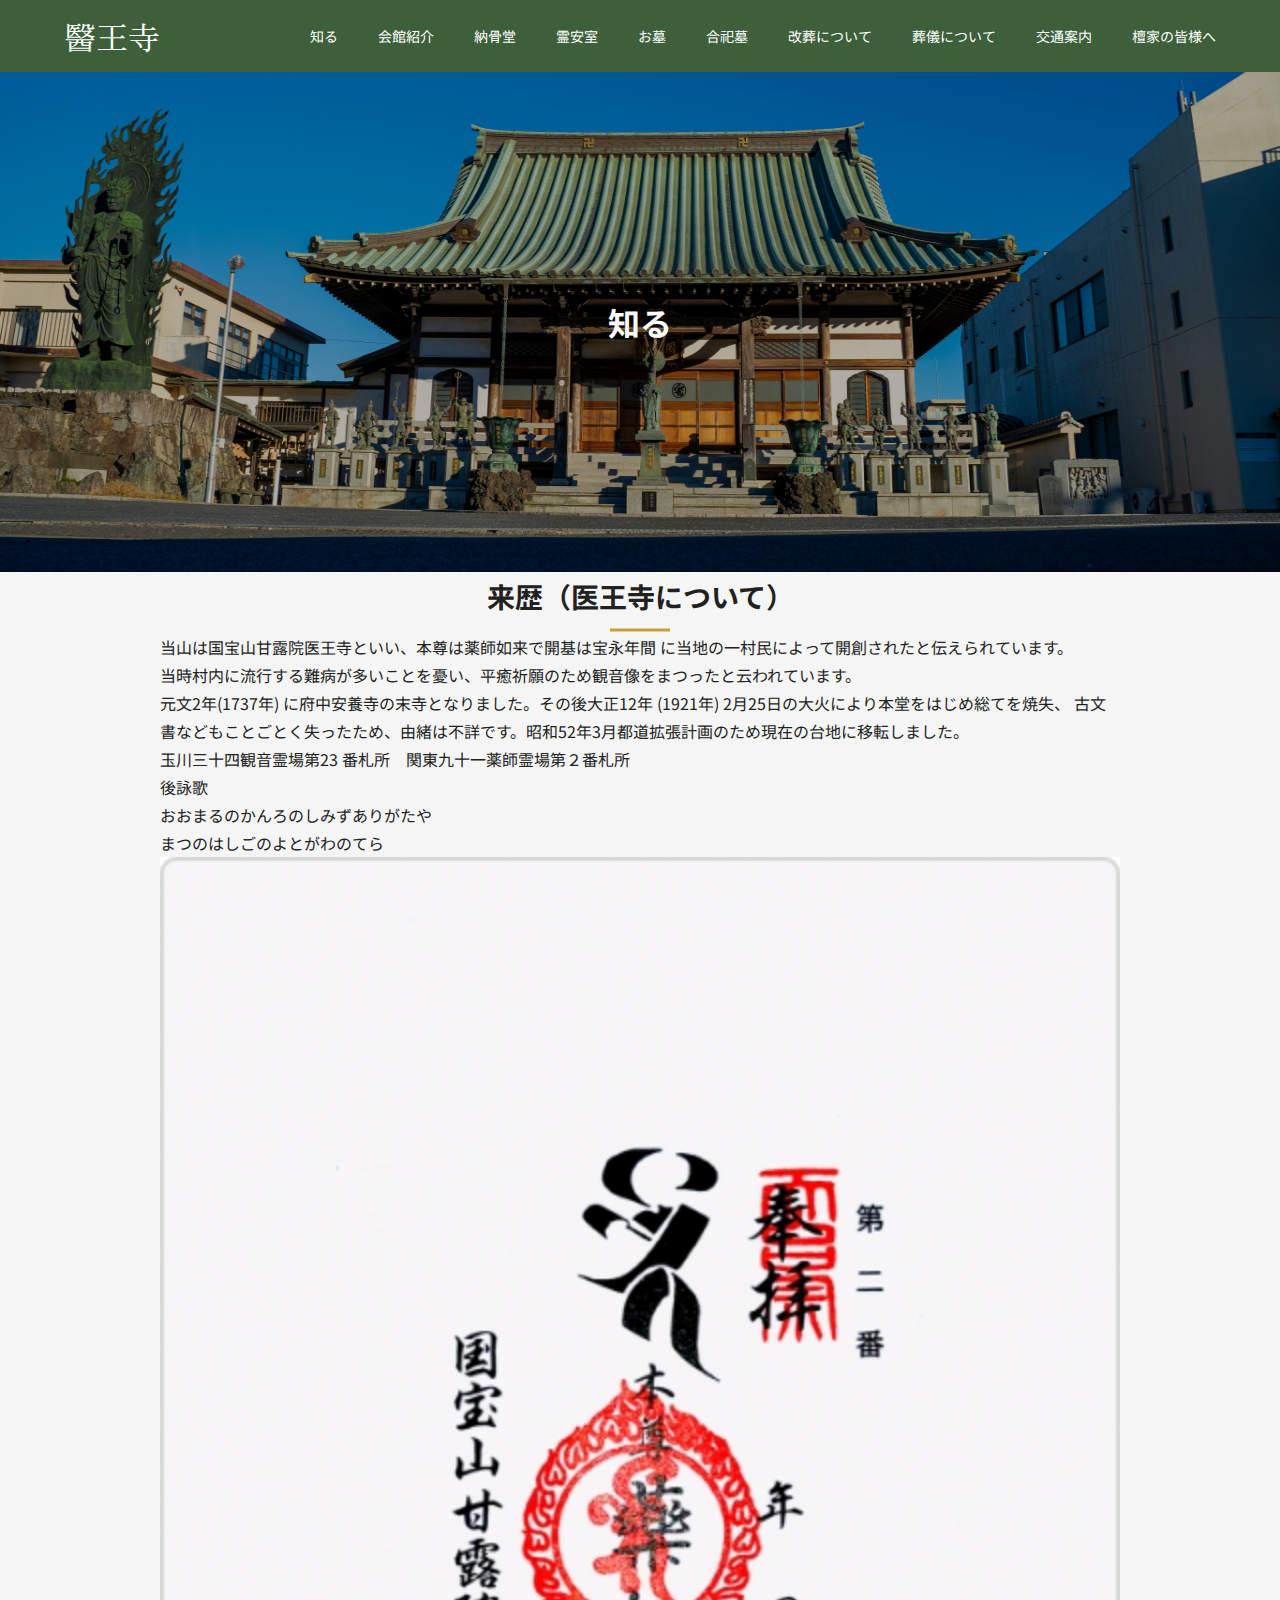
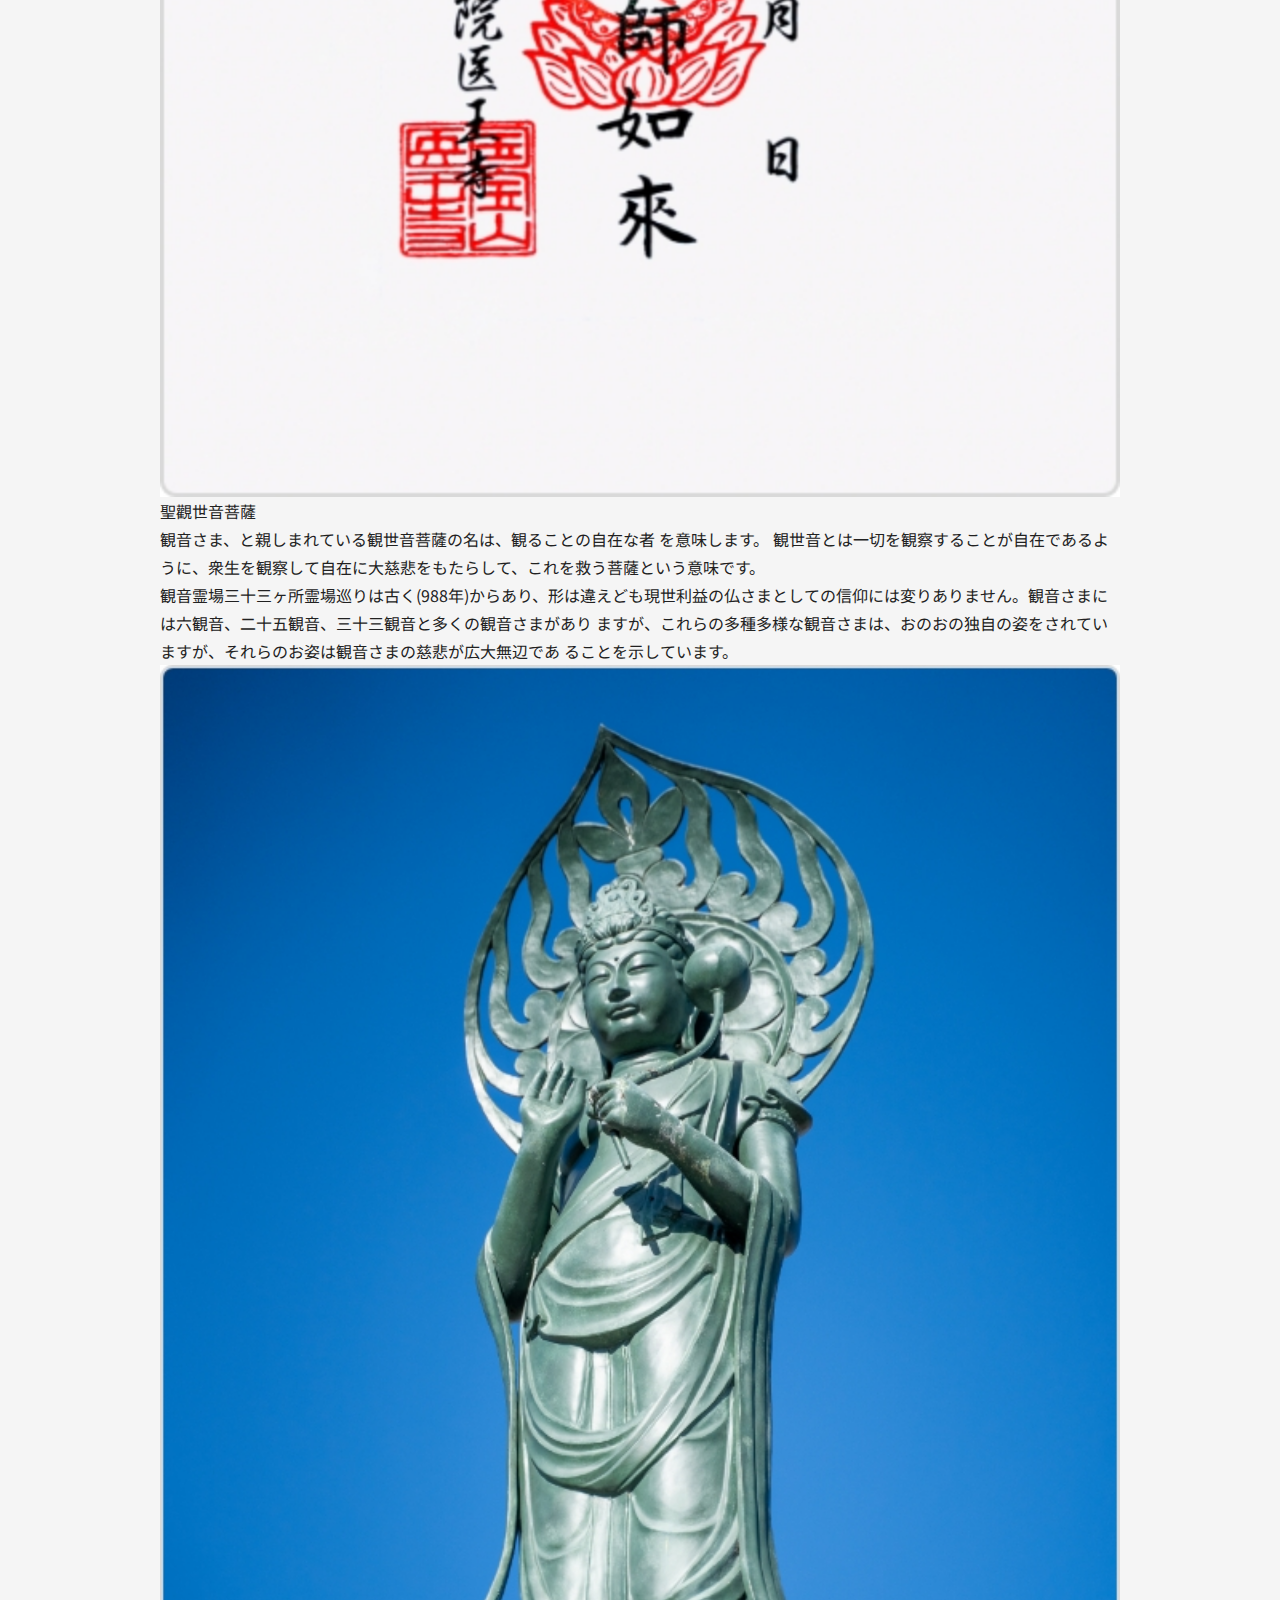
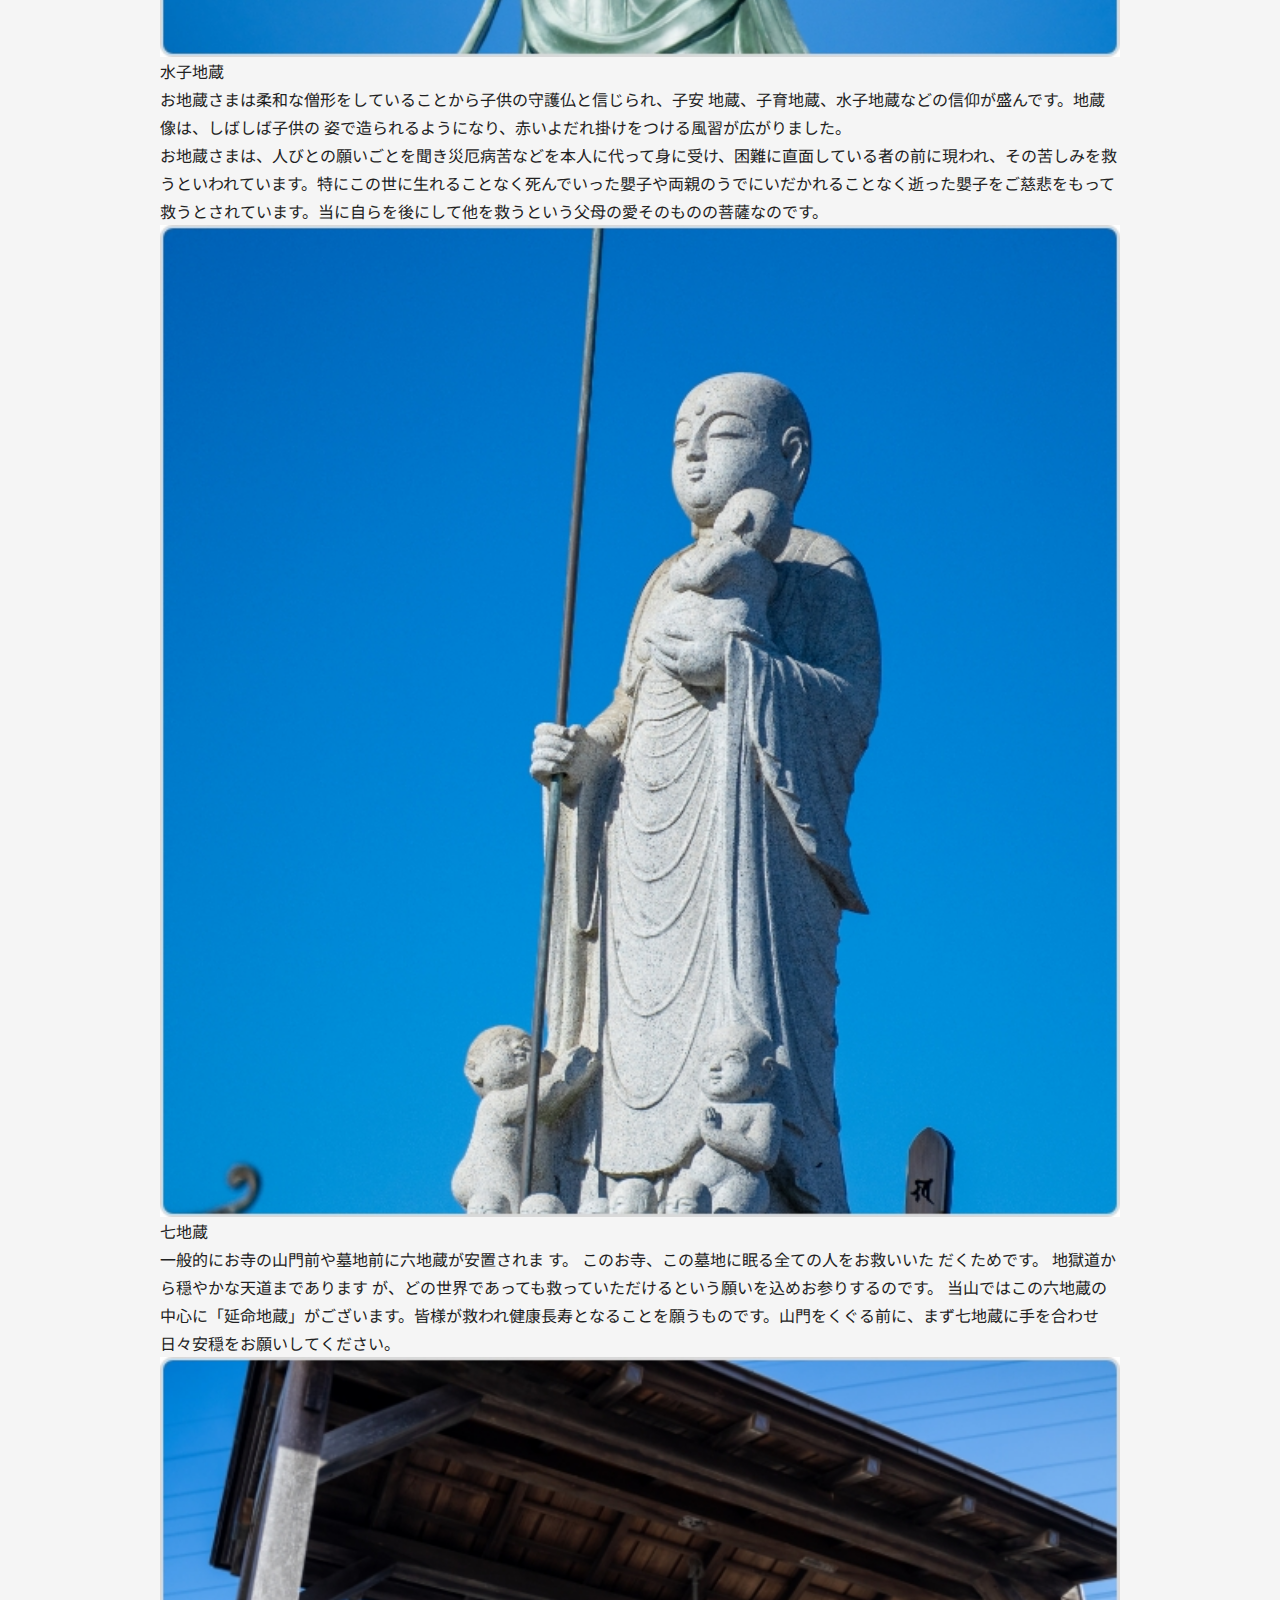
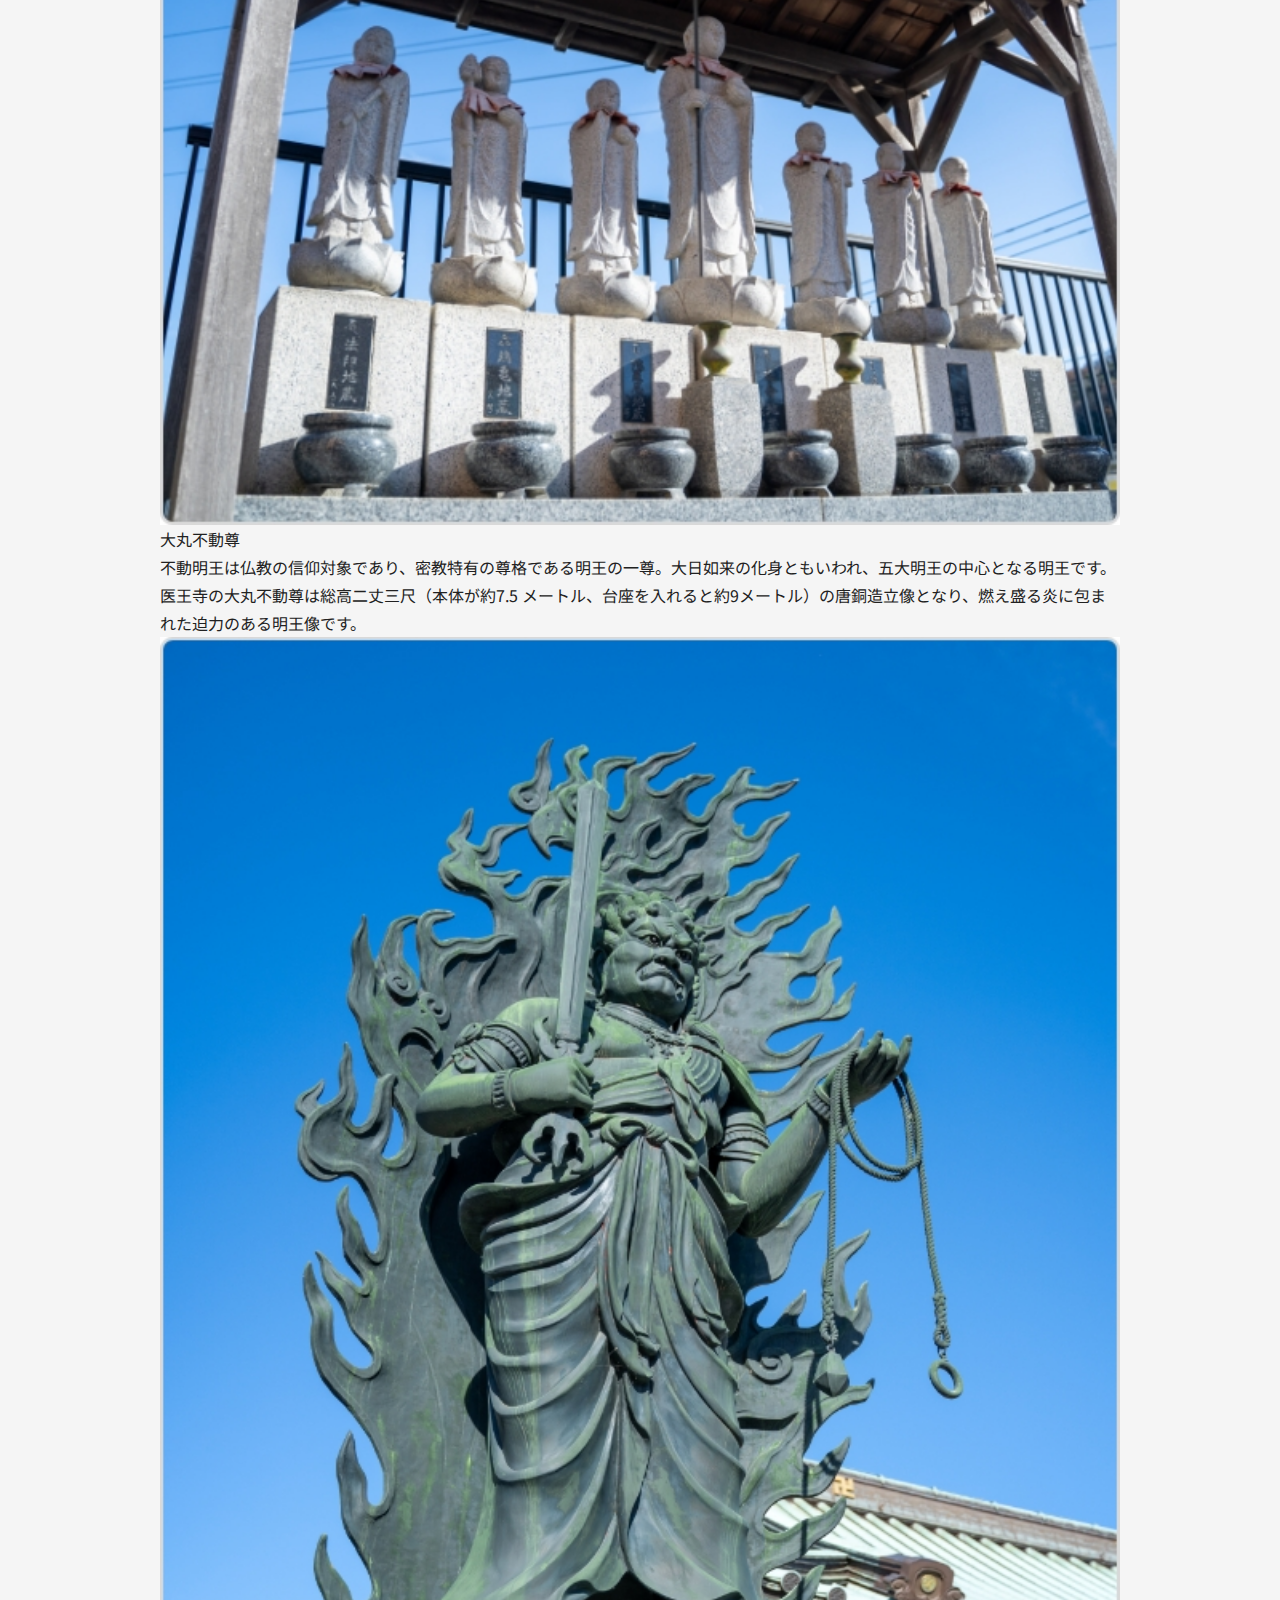
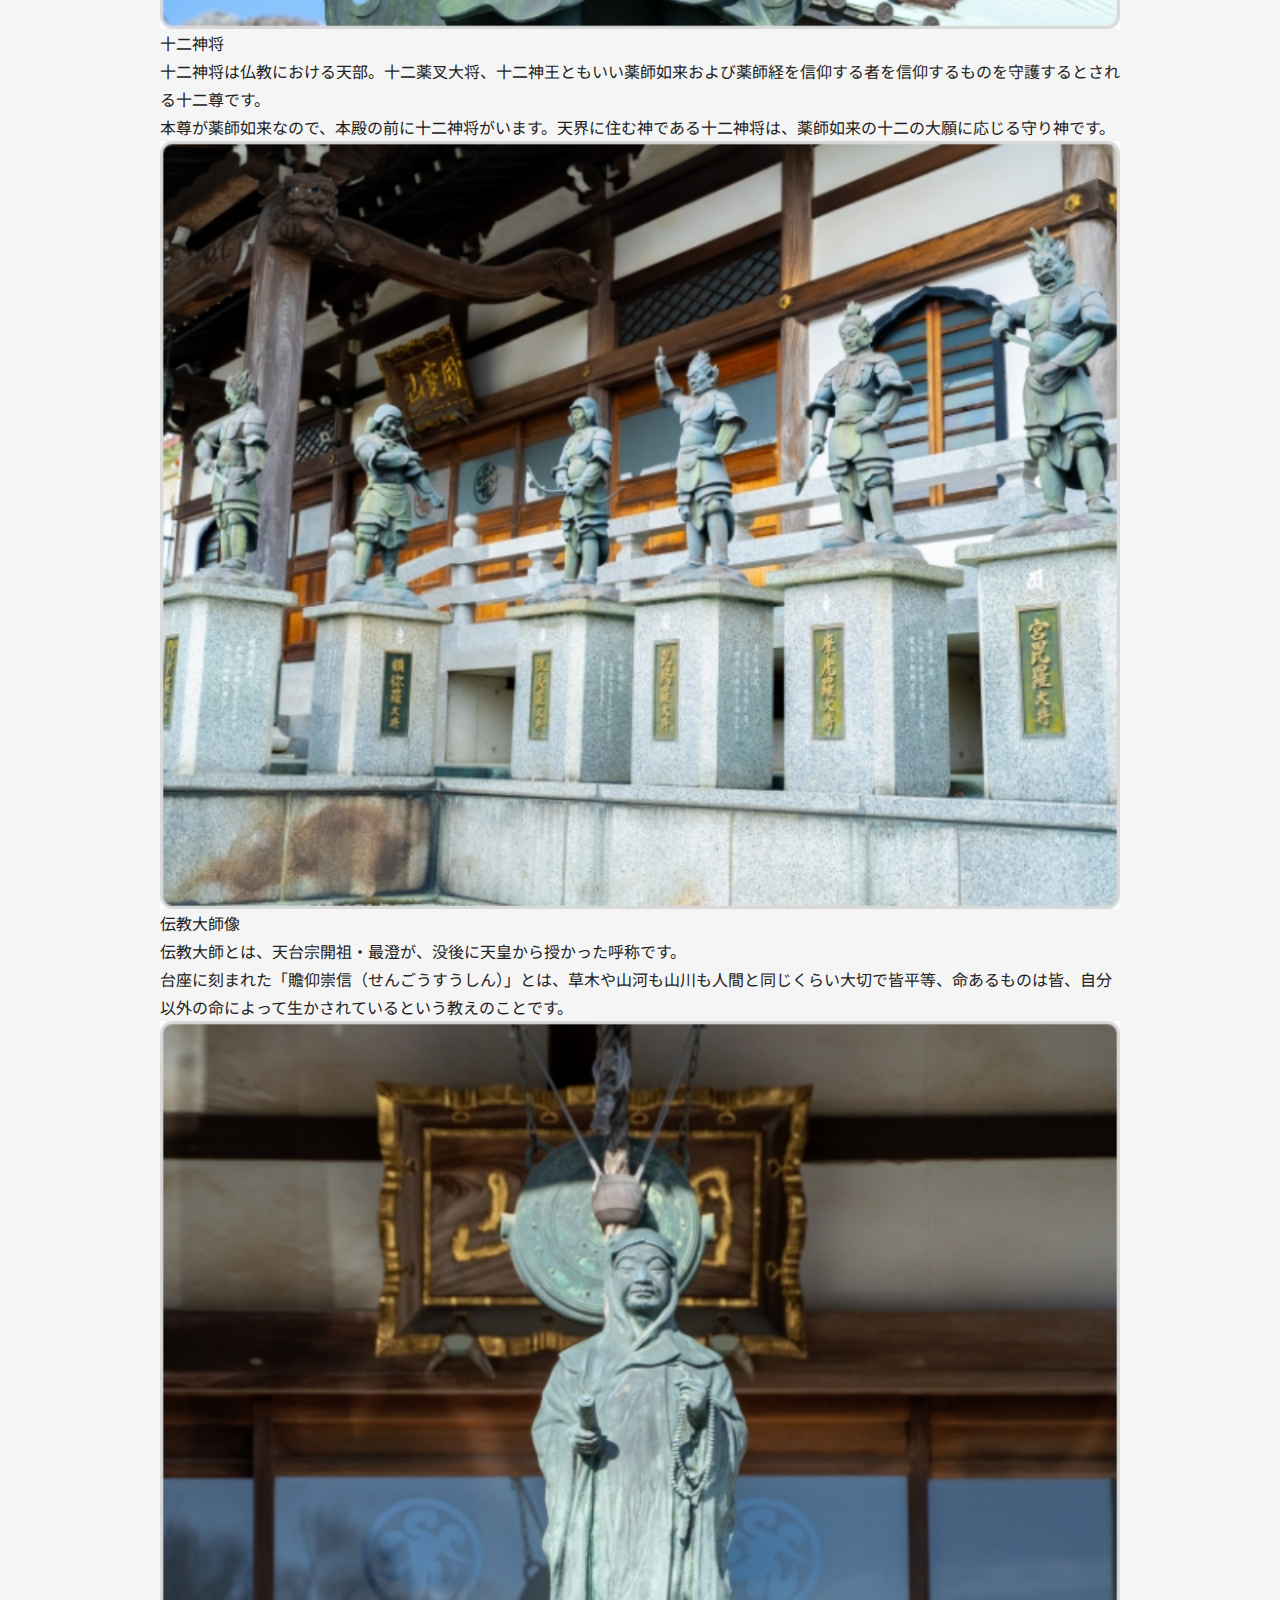
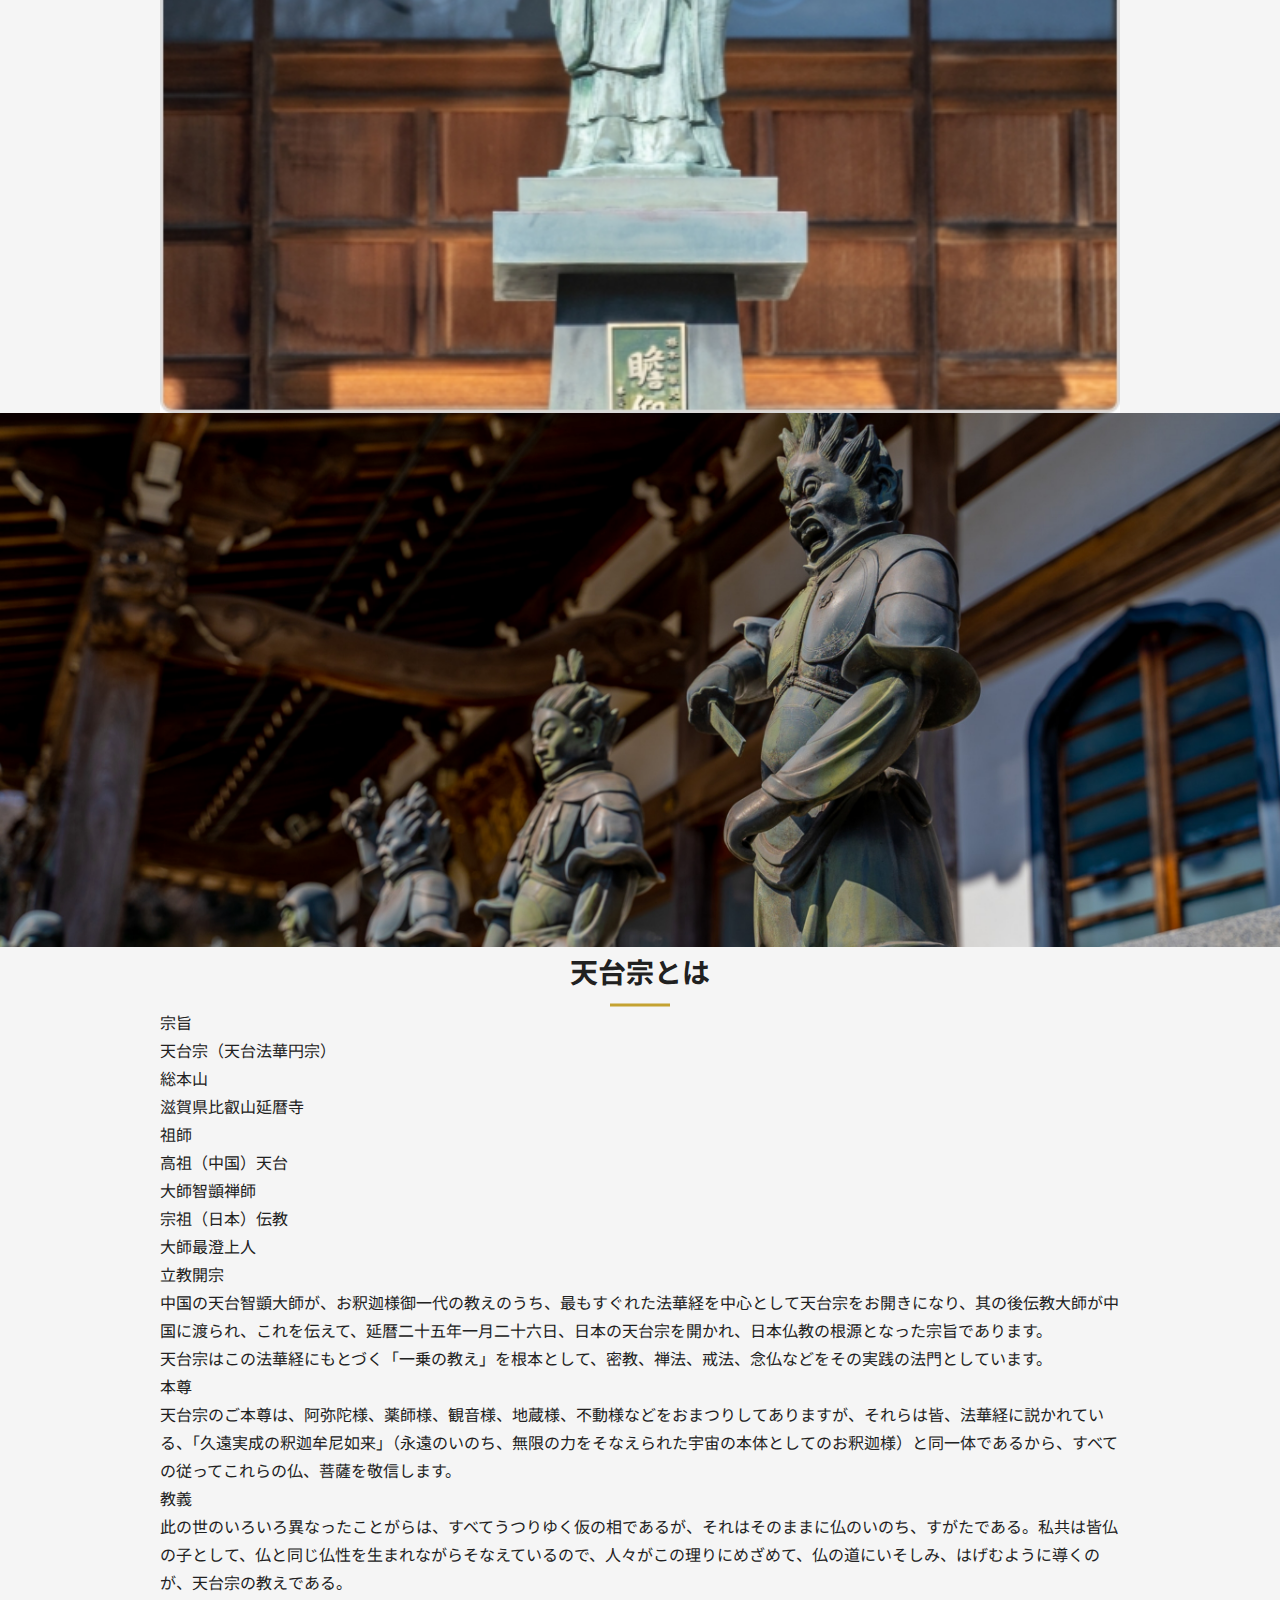
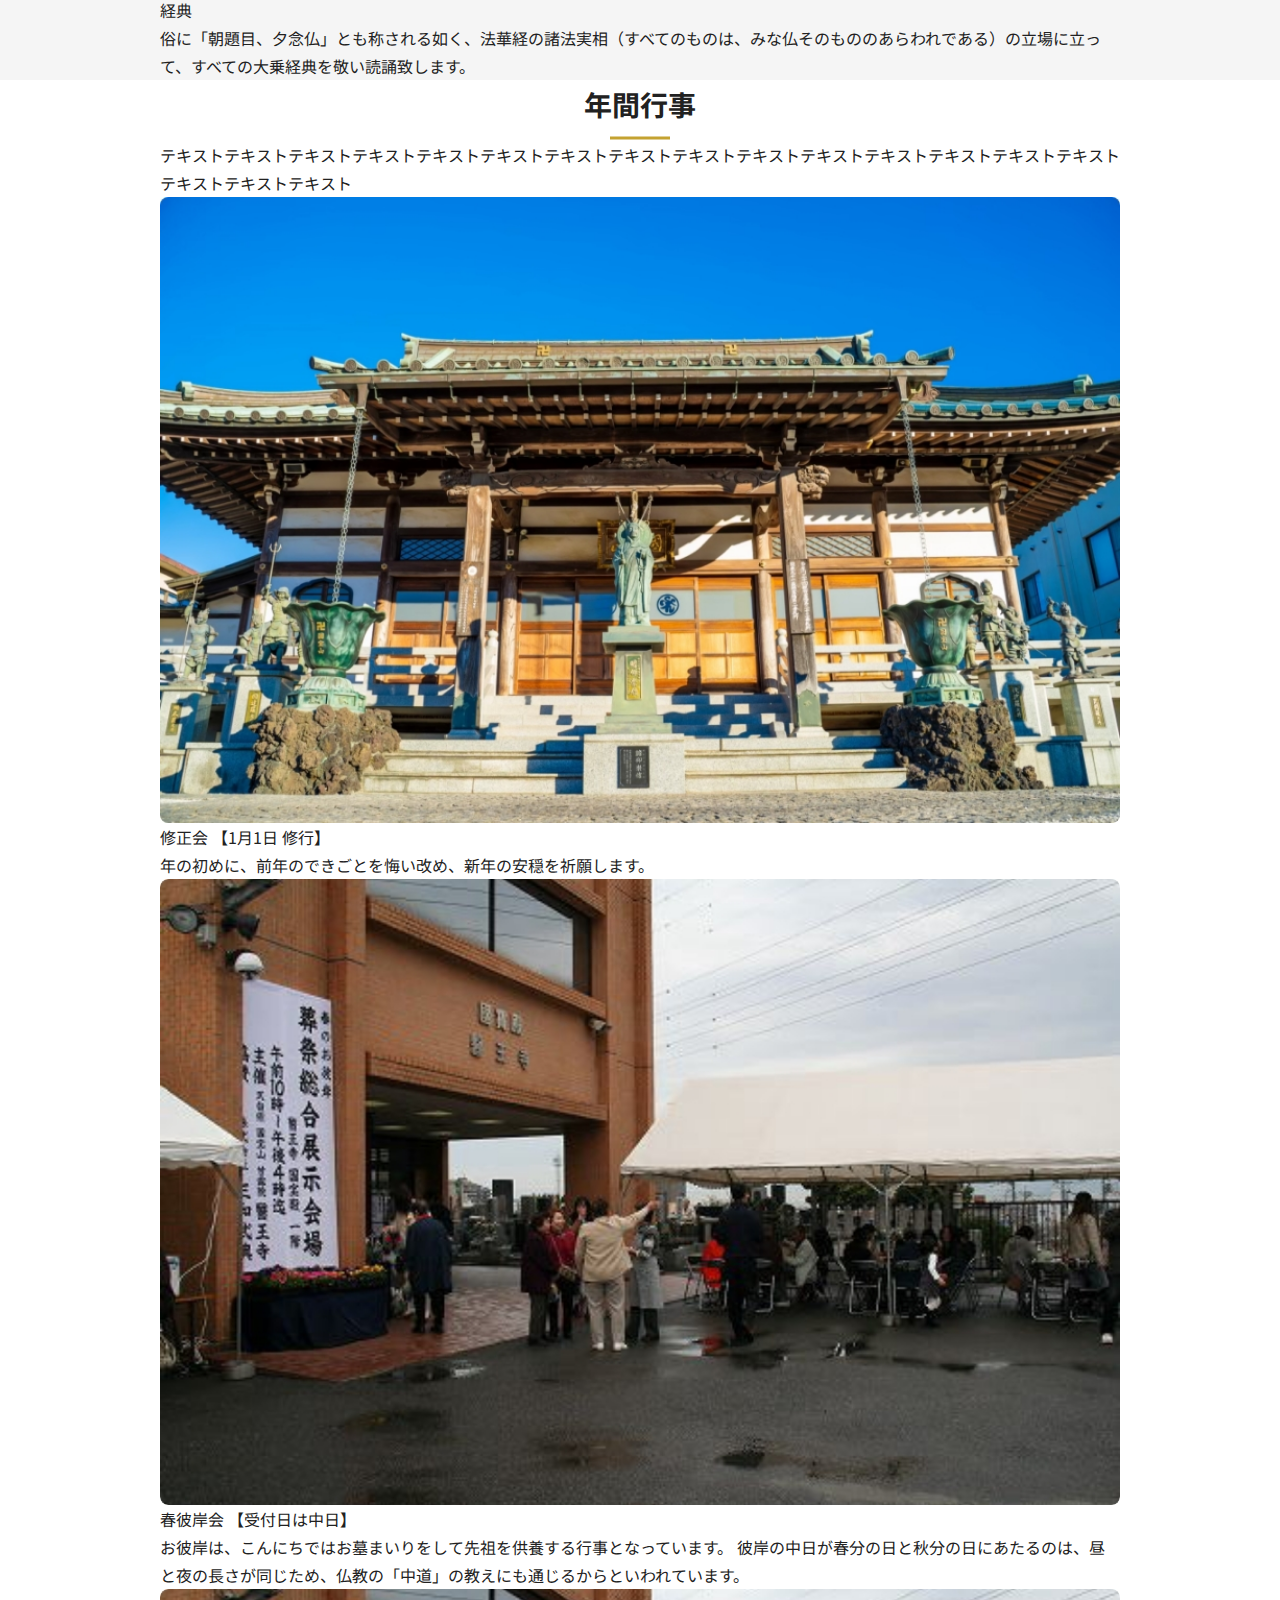
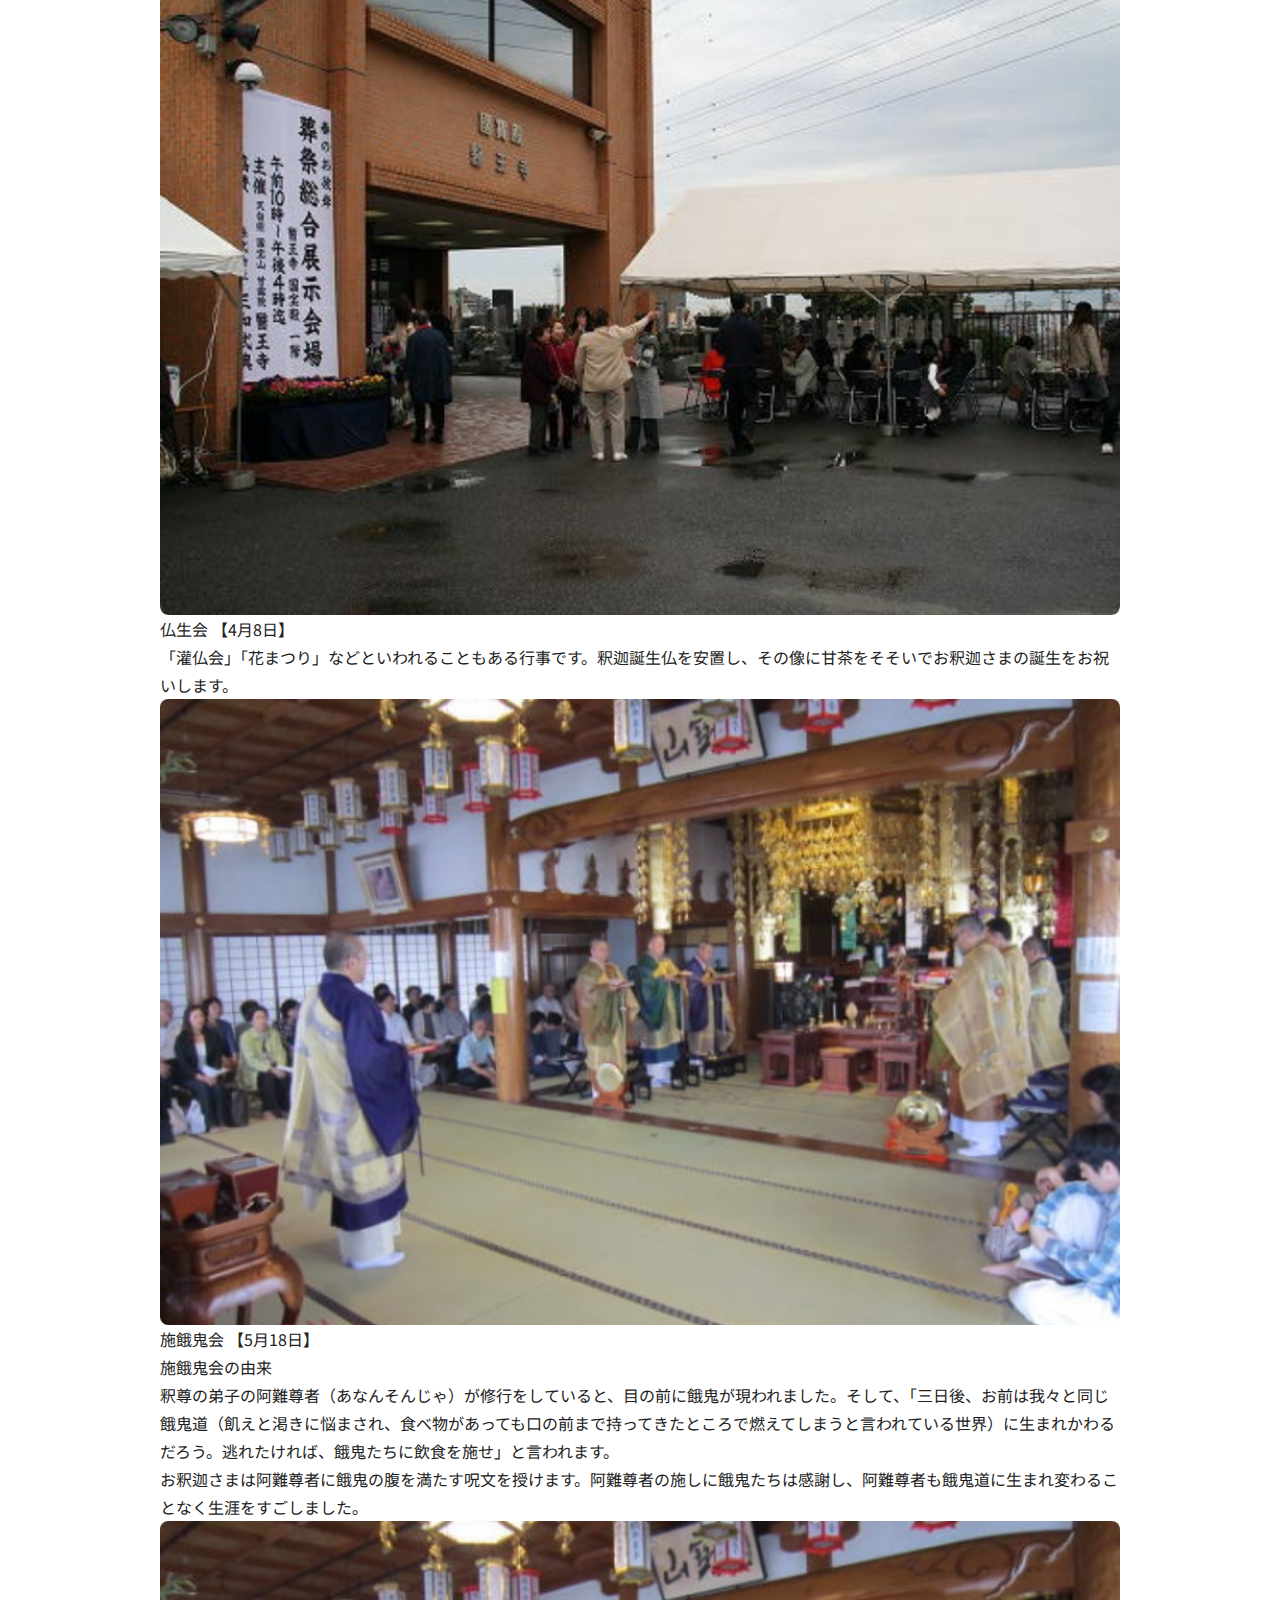
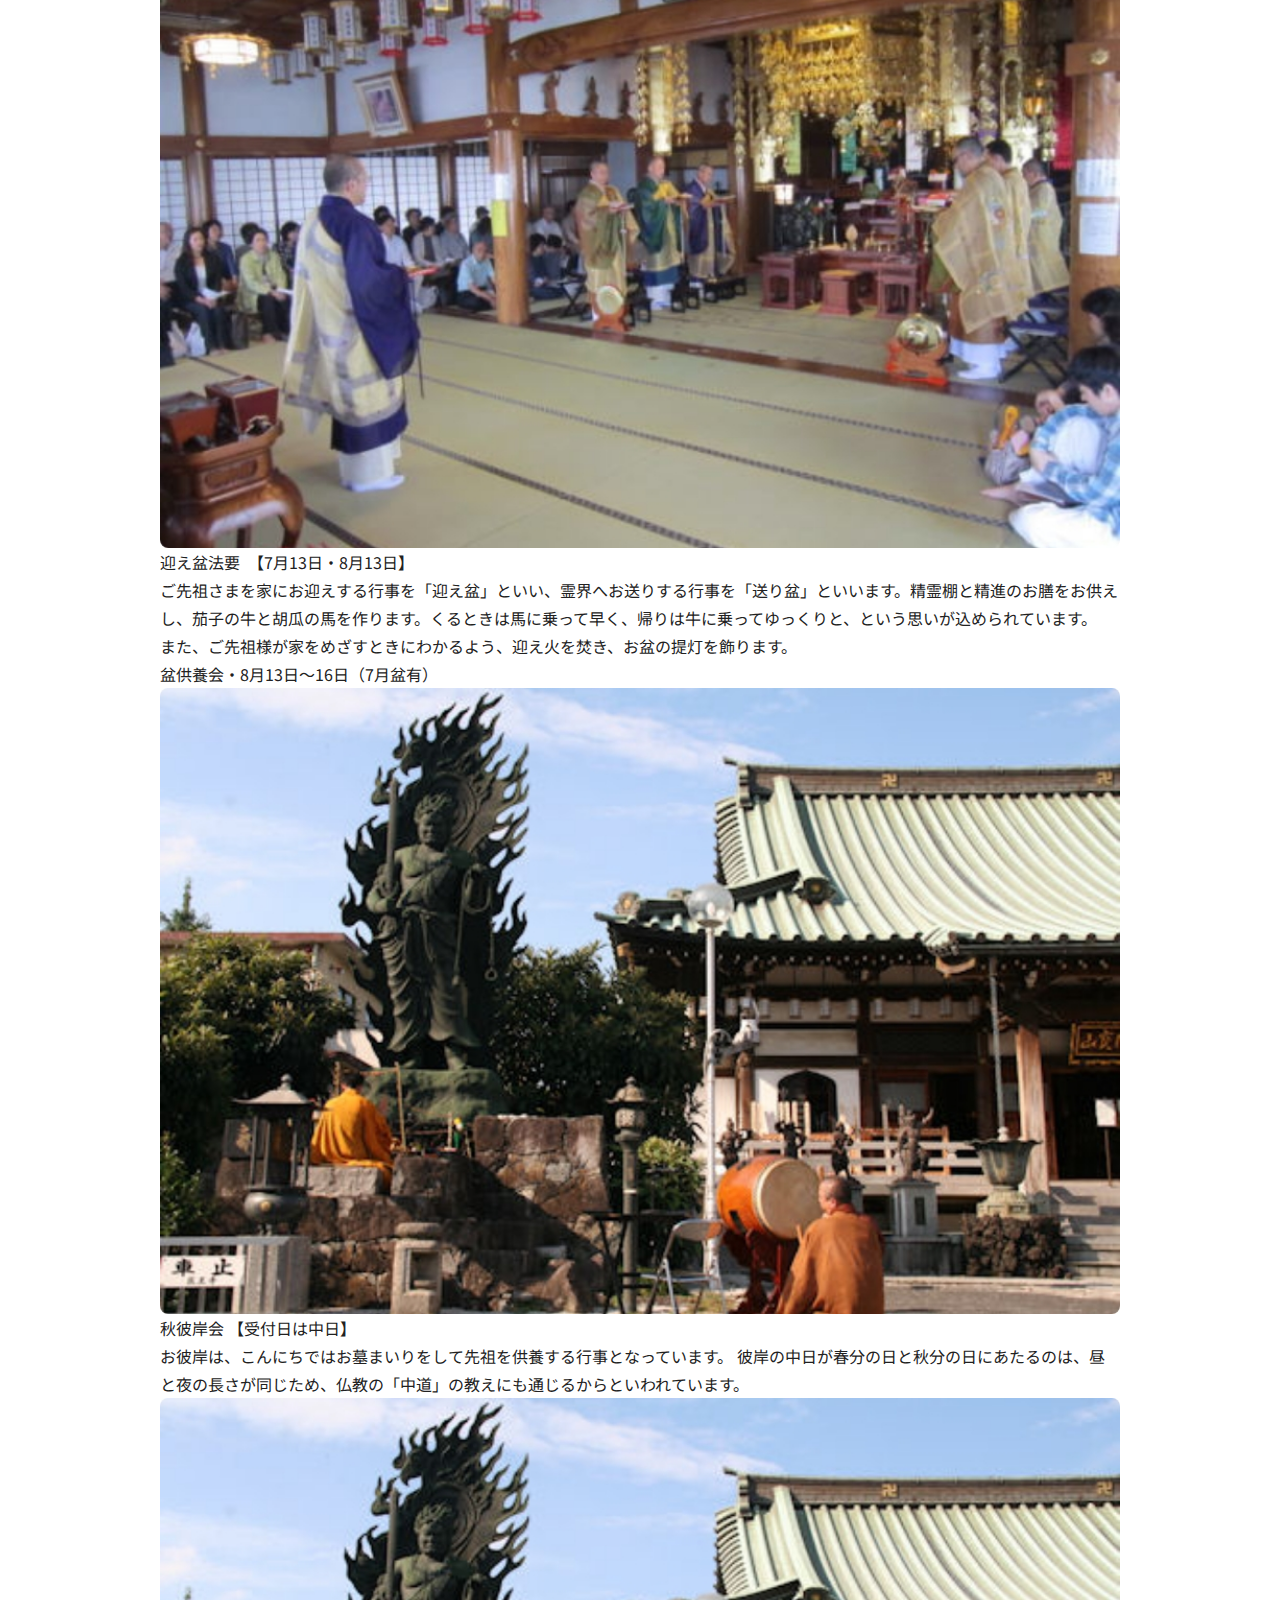
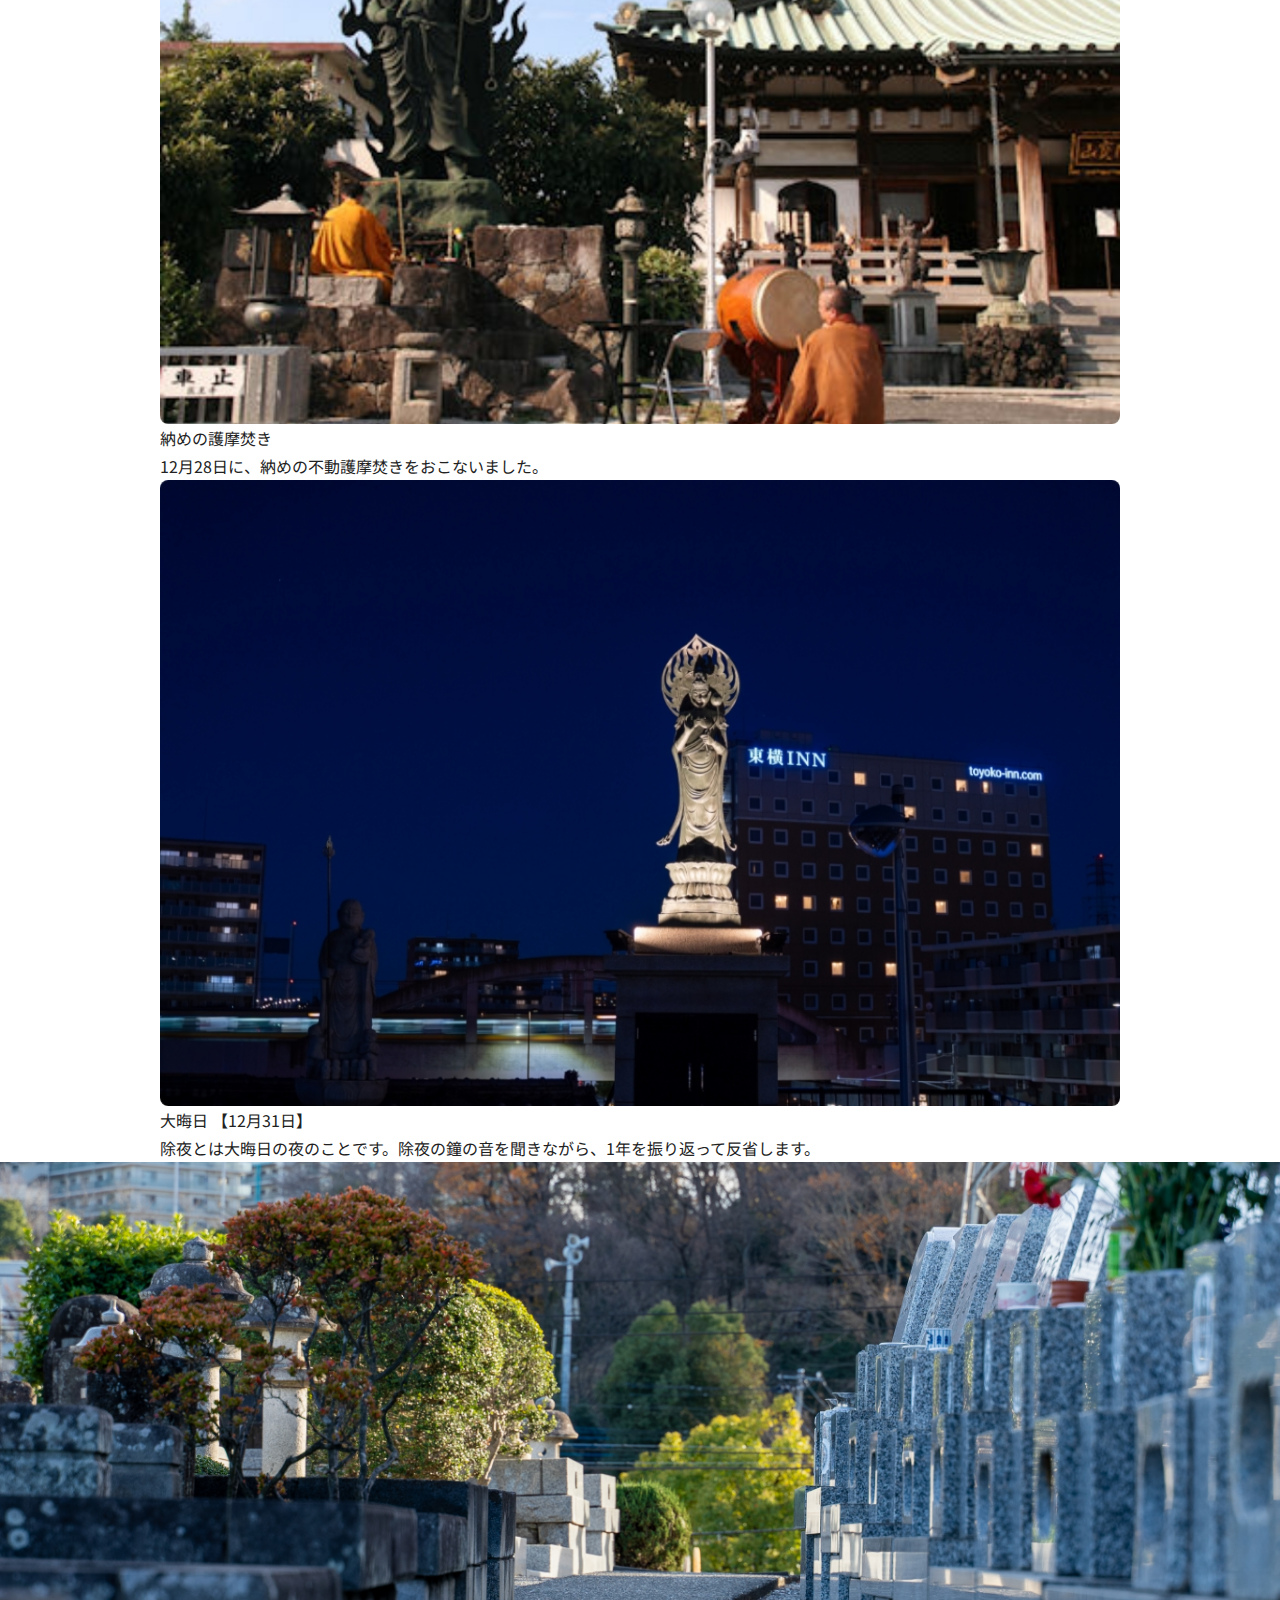
<file: about.html>
<!DOCTYPE html>
<html lang="ja">

<head>
  <meta charset="UTF-8">
  <meta name="viewport" content="width=device-width, initial-scale=1.0">
  <link rel="stylesheet" href="./css/style.css">
  <link
    href="https://fonts.googleapis.com/css2?family=Noto+Sans+JP:wght@100..900&family=Roboto:ital,wght@0,100;0,300;0,400;0,500;0,700;0,900;1,100;1,300;1,400;1,500;1,700;1,900&family=Zen+Old+Mincho&display=swap"
    rel="stylesheet">
  <title>Document</title>
</head>

<body>
  <header class="l-header">
    <h2 class="l-header__title">醫王寺</h2>
    <nav class="l-header__nav">
      <ul>
        <li>知る</li>
        <li>会館紹介</li>
        <li>納骨堂</li>
        <li>霊安室</li>
        <li>お墓</li>
        <li>合祀墓</li>
        <li>改葬について</li>
        <li>葬儀について</li>
        <li>交通案内</li>
        <li>檀家の皆様へ</li>
      </ul>
    </nav>
  </header>
  <main>
    <div class="c-mv">
      <img src="./images/about/about-mv.jpg" alt="知るページのメインビジュアル">
      <h1>知る</h1>
    </div>
    <section class="c-bg-gray">
      <div class="p-about c-inner">
        <div class="p-about-iouji">
          <h2 class="c-subtitle--underline">来歴（医王寺について）</h2>
          <p class="p-about-iouji__text">
            当山は国宝山甘露院医王寺といい、本尊は薬師如来で開基は宝永年間 に当地の一村民によって開創されたと伝えられています。<br />
            当時村内に流行する難病が多いことを憂い、平癒祈願のため観音像をまつったと云われています。<br />
            元文2年(1737年) に府中安養寺の末寺となりました。その後大正12年 (1921年) 2月25日の大火により本堂をはじめ総てを焼失、 古文
            書などもことごとく失ったため、由緒は不詳です。昭和52年3月都道拡張計画のため現在の台地に移転しました。
          </p>
          <ul>
            <li>
              <div>
                <h3>玉川三十四観音霊場第23 番札所&emsp;関東九十一薬師霊場第２番札所</h3>
                <p>
                  後詠歌<br />
                  おおまるのかんろのしみずありがたや<br />
                  まつのはしごのよとがわのてら
                </p>
              </div>
              <img src="./images/about/about-01.jpg" alt="玉川三十四観音霊場第23 番札所関東九十一薬師霊場第２番札所の画像">
            </li>
            <li>
              <div>
                <h3>聖觀世音菩薩</h3>
                <p>
                  観音さま、と親しまれている観世音菩薩の名は、観ることの自在な者 を意味します。 観世音とは一切を観察することが自在であるように、衆生を観察して自在に大慈悲をもたらして、これを救う菩薩という意味です。
                </p>
                <p>
                  観音霊場三十三ヶ所霊場巡りは古く(988年)からあり、形は違えども現世利益の仏さまとしての信仰には変りありません。観音さまには六観音、二十五観音、三十三観音と多くの観音さまがあり
                  ますが、これらの多種多様な観音さまは、おのおの独自の姿をされていますが、それらのお姿は観音さまの慈悲が広大無辺であ ることを示しています。
                </p>
              </div>
              <img src="./images/about/about-02.jpg" alt="聖觀世音菩薩の画像">
            </li>
            <li>
              <div>
                <h3>水子地蔵</h3>
                <p>
                  お地蔵さまは柔和な僧形をしていることから子供の守護仏と信じられ、子安 地蔵、子育地蔵、水子地蔵などの信仰が盛んです。地蔵像は、しばしば子供の
                  姿で造られるようになり、赤いよだれ掛けをつける風習が広がりました。
                </p>
                <p>
                  お地蔵さまは、人びとの願いごとを聞き災厄病苦などを本人に代って身に受け、困難に直面している者の前に現われ、その苦しみを救うといわれています。特にこの世に生れることなく死んでいった嬰子や両親のうでにいだかれることなく逝った嬰子をご慈悲をもって救うとされています。当に自らを後にして他を救うという父母の愛そのものの菩薩なのです。
                </p>
              </div>
              <img src="./images/about/about-03.jpg" alt="水子地蔵の画像">
            </li>
            <li>
              <div>
                <h3>七地蔵</h3>
                <p>
                  一般的にお寺の山門前や墓地前に六地蔵が安置されま す。 このお寺、この墓地に眠る全ての人をお救いいた だくためです。 地獄道から穏やかな天道まであります
                  が、どの世界であっても救っていただけるという願いを込めお参りするのです。
                  当山ではこの六地蔵の中心に「延命地蔵」がございます。皆様が救われ健康長寿となることを願うものです。山門をくぐる前に、まず七地蔵に手を合わせ日々安穏をお願いしてください。
                </p>
              </div>
              <img src="./images/about/about-04.jpg" alt="七地蔵の画像">
            </li>
            <li>
              <div>
                <h3>大丸不動尊</h3>
                <p>
                  不動明王は仏教の信仰対象であり、密教特有の尊格である明王の一尊。大日如来の化身ともいわれ、五大明王の中心となる明王です。<br />
                  医王寺の大丸不動尊は総高二丈三尺（本体が約7.5 メートル、台座を入れると約9メートル）の唐銅造立像となり、燃え盛る炎に包まれた迫力のある明王像です。
                </p>
              </div>
              <img src="./images/about/about-05.jpg" alt="大丸不動尊の画像">
            </li>
            <li>
              <div>
                <h3>十二神将</h3>
                <p>
                  十二神将は仏教における天部。十二薬叉大将、十二神王ともいい薬師如来および薬師経を信仰する者を信仰するものを守護するとされる十二尊です。<br />
                  本尊が薬師如来なので、本殿の前に十二神将がいます。天界に住む神である十二神将は、薬師如来の十二の大願に応じる守り神です。
                </p>
              </div>
              <img src="./images/about/about-06.jpg" alt="十二神将の画像">
            </li>
            <li>
              <div>
                <h3>伝教大師像</h3>
                <p>
                  伝教大師とは、天台宗開祖・最澄が、没後に天皇から授かった呼称です。<br />
                  台座に刻まれた「贍仰崇信（せんごうすうしん）」とは、草木や山河も山川も人間と同じくらい大切で皆平等、命あるものは皆、自分以外の命によって生かされているという教えのことです。
                </p>
              </div>
              <img src="./images/about/about-07.jpg" alt="伝教大師像の画像">
            </li>
          </ul>
        </div>
      </div>
    </section>
    <div class="p-about__image">
      <img src="./images/about/bg-about-01.jpg" alt="仏像の背景">
    </div>
    <section class="p-about-tendaisyu c-bg-gray">
      <div class="c-inner">
        <h2 class="c-subtitle--underline">天台宗とは</h2>
        <ul>
          <li>
            <h3>宗旨</h3>
            <p>天台宗（天台法華円宗）</p>
          </li>
          <li>
            <h3>総本山</h3>
            <p>滋賀県比叡山延暦寺</p>
          </li>
          <li>
            <h3>祖師</h3>
            <p>
              高祖（中国）天台<br />
              大師智顗禅師<br />
              宗祖（日本）伝教<br />
              大師最澄上人
            </p>
          </li>
          <li>
            <h3>立教開宗</h3>
            <p>
              中国の天台智顗大師が、お釈迦様御一代の教えのうち、最もすぐれた法華経を中心として天台宗をお開きになり、其の後伝教大師が中国に渡られ、これを伝えて、延暦二十五年一月二十六日、日本の天台宗を開かれ、日本仏教の根源となった宗旨であります。<br />
              天台宗はこの法華経にもとづく「一乗の教え」を根本として、密教、禅法、戒法、念仏などをその実践の法門としています。
            </p>
          </li>
          <li>
            <h3>本尊</h3>
            <p>
              天台宗のご本尊は、阿弥陀様、薬師様、観音様、地蔵様、不動様などをおまつりしてありますが、それらは皆、法華経に説かれている、「久遠実成の釈迦牟尼如来」（永遠のいのち、無限の力をそなえられた宇宙の本体としてのお釈迦様）と同一体であるから、すべての従ってこれらの仏、菩薩を敬信します。
            </p>
          </li>
          <li>
            <h3>教義</h3>
            <p>
              此の世のいろいろ異なったことがらは、すべてうつりゆく仮の相であるが、それはそのままに仏のいのち、すがたである。私共は皆仏の子として、仏と同じ仏性を生まれながらそなえているので、人々がこの理りにめざめて、仏の道にいそしみ、はげむように導くのが、天台宗の教えである。
            </p>
          </li>
          <li>
            <h3>経典</h3>
            <p>
              俗に「朝題目、夕念仏」とも称される如く、法華経の諸法実相（すべてのものは、みな仏そのもののあらわれである）の立場に立って、すべての大乗経典を敬い読誦致します。
            </p>
          </li>
        </ul>
      </div>
    </section>
    <section class="p-about-event">
      <div class="c-inner">
        <h2 class="c-subtitle--underline">年間行事</h2>
        <p class="p-about-event__text">テキストテキストテキストテキストテキストテキストテキストテキストテキストテキストテキストテキストテキストテキストテキストテキストテキストテキスト</p>
        <ul class="p-about-event_list">
          <li>
            <img src="./images/about/about-event-01.jpg" alt="修正会の画像">
            <h3>修正会&nbsp;【1月1日 修行】</h3>
            <p>年の初めに、前年のできごとを悔い改め、新年の安穏を祈願します。</p>
          </li>
          <li>
            <img src="./images/about/about-event-02.jpg" alt="春彼岸会の画像">
            <h3>春彼岸会&nbsp;【受付日は中日】</h3>
            <p>お彼岸は、こんにちではお墓まいりをして先祖を供養する行事となっています。 彼岸の中日が春分の日と秋分の日にあたるのは、昼と夜の長さが同じため、仏教の「中道」の教えにも通じるからといわれています。</p>
          </li>
          <li>
            <img src="./images/about/about-event-02.jpg" alt="仏生会の画像">
            <h3>仏生会&nbsp;【4月8日】</h3>
            <p>「灌仏会」「花まつり」などといわれることもある行事です。釈迦誕生仏を安置し、その像に甘茶をそそいでお釈迦さまの誕生をお祝いします。</p>
          </li>
          <li>
            <img src="./images/about/about-event-04.jpg" alt="施餓鬼会の画像">
            <h3>施餓鬼会&nbsp;【5月18日】</h3>
            <p>
              <span>施餓鬼会の由来</span>
              <br />
              釈尊の弟子の阿難尊者（あなんそんじゃ）が修行をしていると、目の前に餓鬼が現われました。そして、「三日後、お前は我々と同じ餓鬼道（飢えと渇きに悩まされ、食べ物があっても口の前まで持ってきたところで燃えてしまうと言われている世界）に生まれかわるだろう。逃れたければ、餓鬼たちに飲食を施せ」と言われます。<br />
              お釈迦さまは阿難尊者に餓鬼の腹を満たす呪文を授けます。阿難尊者の施しに餓鬼たちは感謝し、阿難尊者も餓鬼道に生まれ変わることなく生涯をすごしました。
            </p>
          </li>
          <li>
            <img src="./images/about/about-event-04.jpg" alt="迎え盆法要 の画像">
            <h3>迎え盆法要 &nbsp;【7月13日・8月13日】</h3>
            <p>
              ご先祖さまを家にお迎えする行事を「迎え盆」といい、霊界へお送りする行事を「送り盆」といいます。精霊棚と精進のお膳をお供えし、茄子の牛と胡瓜の馬を作ります。くるときは馬に乗って早く、帰りは牛に乗ってゆっくりと、という思いが込められています。<br />
              また、ご先祖様が家をめざすときにわかるよう、迎え火を焚き、お盆の提灯を飾ります。<br />
              盆供養会・8月13日～16日（7月盆有）
            </p>
          </li>
          <li>
            <img src="./images/about/about-event-06.jpg" alt="秋彼岸会の画像">
            <h3>秋彼岸会&nbsp;【受付日は中日】</h3>
            <p>
              お彼岸は、こんにちではお墓まいりをして先祖を供養する行事となっています。 彼岸の中日が春分の日と秋分の日にあたるのは、昼と夜の長さが同じため、仏教の「中道」の教えにも通じるからといわれています。
            </p>
          </li>
          <li>
            <img src="./images/about/about-event-06.jpg" alt="納めの護摩焚きの画像">
            <h3>納めの護摩焚き</h3>
            <p>
              12月28日に、納めの不動護摩焚きをおこないました。
            </p>
          </li>
          <li>
            <img src="./images/about/about-event-08.jpg" alt="大晦日の画像">
            <h3>大晦日&nbsp;【12月31日】</h3>
            <p>
              除夜とは大晦日の夜のことです。除夜の鐘の音を聞きながら、1年を振り返って反省します。
            </p>
          </li>
        </ul>
      </div>
    </section>
    <div class="p-about__image">
      <img src="./images/about/bg-about-02.jpg" alt="お墓の背景">
    </div>
    <div class="p-about-event-banners c-bg-gray">
      <div class="c-inner">
        <ul class="p-about-event-banners__list">
          <li class="p-about-event-banners__items">
            <h3>各種撮影が可能です</h3>
            <p>
              スチールや動画の撮影、ドラマや映画、MVのロケ地としてもご利用実績ございます。また撮影の控室としてもご利用いただけます。一般の方の参拝もあるので、準備やお控室等には、国宝殿をご利用ください。
            </p>
            <ul class="p-about-event-banners__list-images">
              <li>
                <img src="./images/about/about-banner-01.jpg" alt="各種撮影についての画像１">
              </li>
              <li>
                <img src="./images/about/about-banner-02.jpg" alt="各種撮影についての画像２">
              </li>
            </ul>
          </li>
          <li class="p-about-event-banners__items item-last">
            <div class="p-about-event-banners__items--left">
              <h3>地域の皆様にお集まりいただけるイベントを開催</h3>
              <p>
                医王寺では、天台宗【一隅を照らす運動 】※として、檀家様に限らず地域の皆様にもお集まりいただけるイベントも開催しております。<br />
                これまでに開催しました『お寺 deゆうれい噺 』『不安奇異夜話 』には、 大勢の 方の ご来場 をいただきました。公演の収益金は 『災害支援チャリティー 』と して 天台宗 【一隅を照らす 運動 】総本部
                地球救援 事務局 に寄付させていただいております。この 地球 救援募金は、直接あるいは国連・ユニセフ・日本赤十字社・ＮＧＯ（民間海外援助団体）など信頼できる団体を通じて確実に支援先へお届けしています 。
              </p>
              <p>
                ※「一隅を照らす」とは、天台宗開祖・最澄の精神を現代に生かしていく、信仰と実践によって一人ひとりが心豊かに平和で明るい世の中を共に築いていこうとする社会啓発運動です。
              </p>
            </div>
            <img src="./images/about/about-banner-03.jpg" alt="怪談話の画像">
          </li>
        </ul>
      </div>
    </div>
    <section class="c-contact">
      <h2>CONTACT</h2>
    </section>
  </main>
  <footer class="l-footer">
    <div class="l-footer-top">
      <div class="l-footer--left">
        <p class="l-footer__title">国宝山甘露院醫王寺</p>
        <p class="l-footer__address--first">
          多摩川三十三観音霊場 第二十三番札所<br />
          関東九十一薬師霊場 第二番札所
        </p>
        <p class="l-footer__address--secound">
          東京都稲城市大丸1417
        </p>
        <div class="l-footer__number">
          <p>電話：042-377-8489</p>
          <p>FAX ：042-377-1053</p>
        </div>
      </div>
      <div class="l-footer--right">
        <nav>
          <ul class="l-footer__nav-list">
            <li>
              <h3>知る</h3>
              <ul>
                <li>来歴</li>
                <li>天台宗とは</li>
                <li>年間行事</li>
              </ul>
            </li>
            <li>
              <h3>会館紹介</h3>
              <ul>
                <li>会館について</li>
                <li>館内マップ / ご利用料金</li>
              </ul>
            </li>
            <li>
              <h3>納骨堂</h3>
              <ul>
                <li>お墓のないお墓</li>
                <li>ご利用料金</li>
              </ul>
            </li>
            <li>
              <h3>霊安室</h3>
              <ul>
                <li>お墓のないお墓</li>
                <li>醫王寺の霊安室の種類</li>
                <li>国宝殿永安室</li>
                <li>醫王寺の永安室 7 つの特徴</li>
              </ul>
            </li>
            <li>
              <h3>お墓</h3>
              <ul>
                <li>醫王寺のお墓の特長</li>
                <li>醫王寺のお墓の種類</li>
                <li>墓終いセット</li>
              </ul>
            </li>
            <li>
              <h3>合祀墓</h3>
            </li>
            <li>
              <h3>改葬について</h3>
            </li>
            <li>
              <h3>葬儀について</h3>
            </li>
            <li>
              <h3>交通案内</h3>
            </li>
            <li>
              <h3>檀家の皆様へ</h3>
              <ul>
                <li>お盆法要のお知らせ</li>
                <li>行事のご報告</li>
                <li>法事・塔婆申し込み</li>
              </ul>
            </li>
          </ul>
        </nav>
      </div>
    </div>
    <div class="l-footer-bottom">
      <p>&copy;2023 国宝山甘露院醫王寺. All Rights Reserved.</p>
    </div>
  </footer>
</body>

</html>
</file>
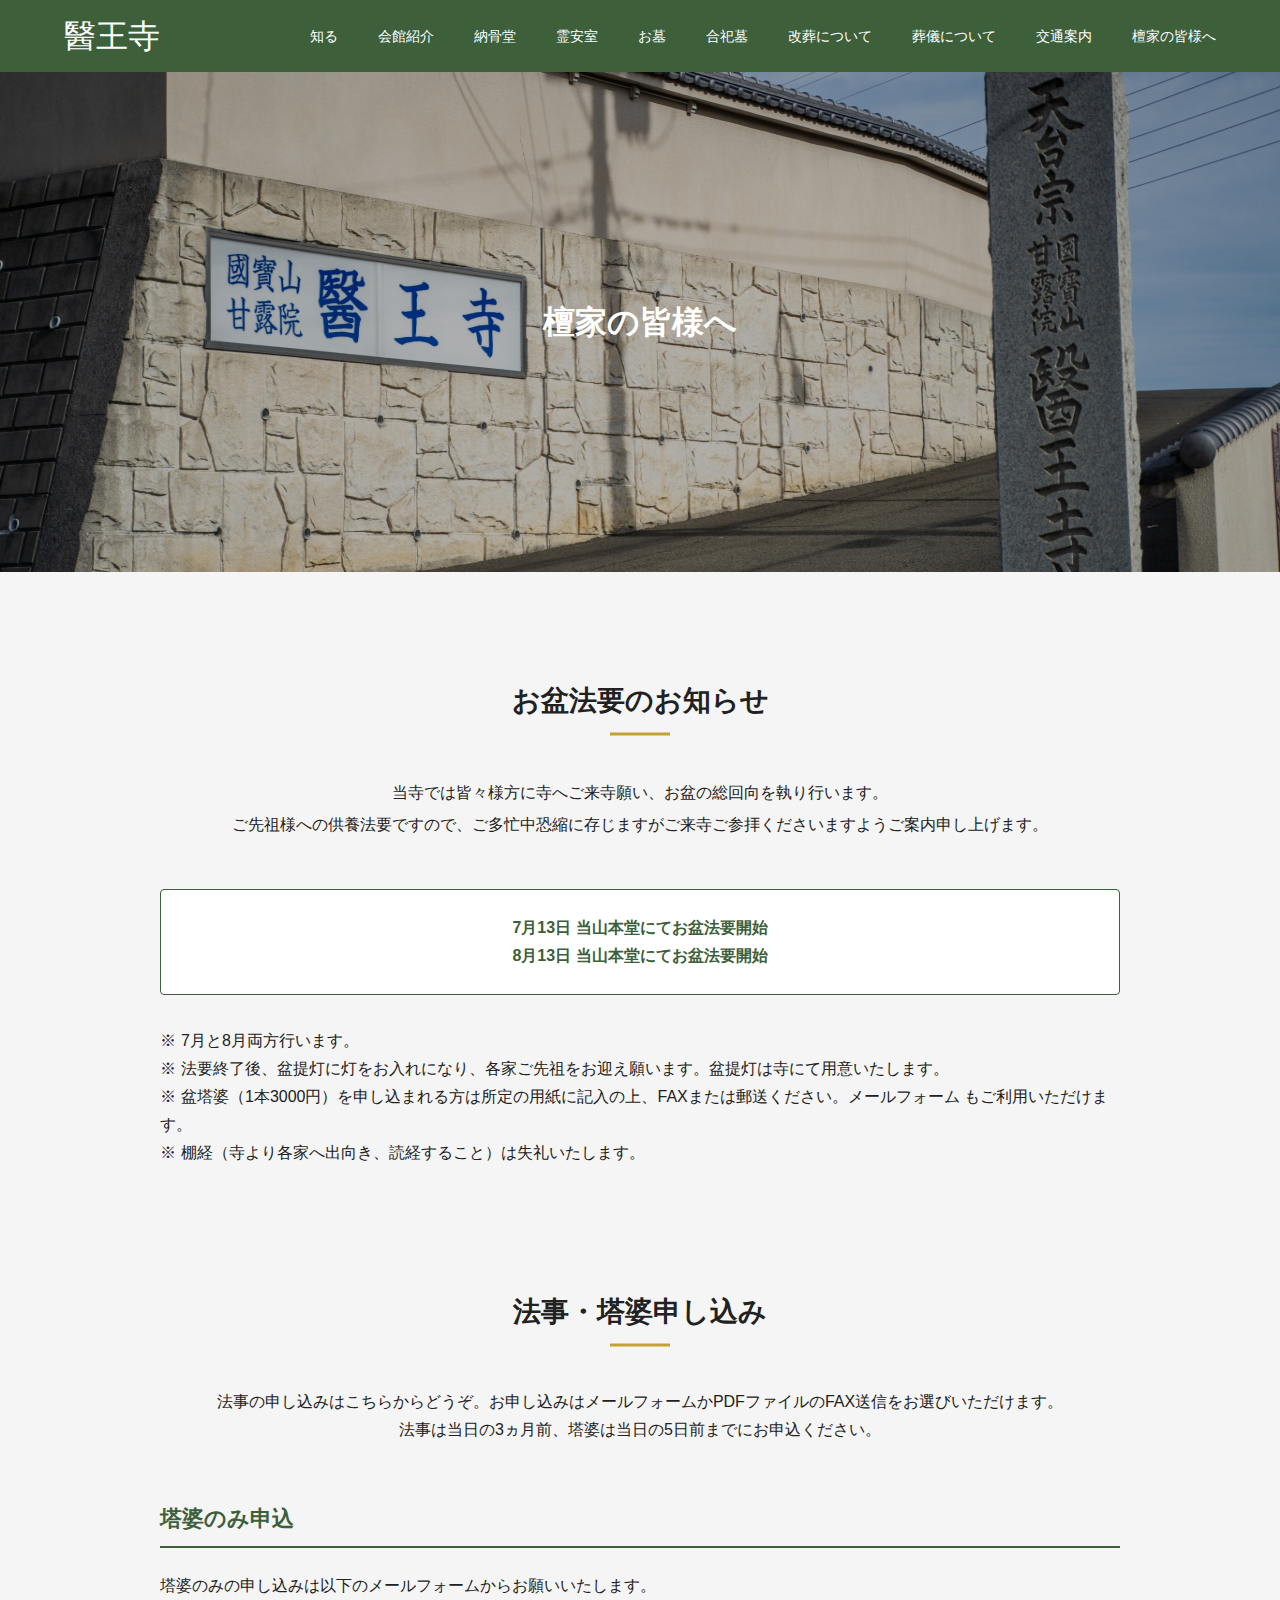
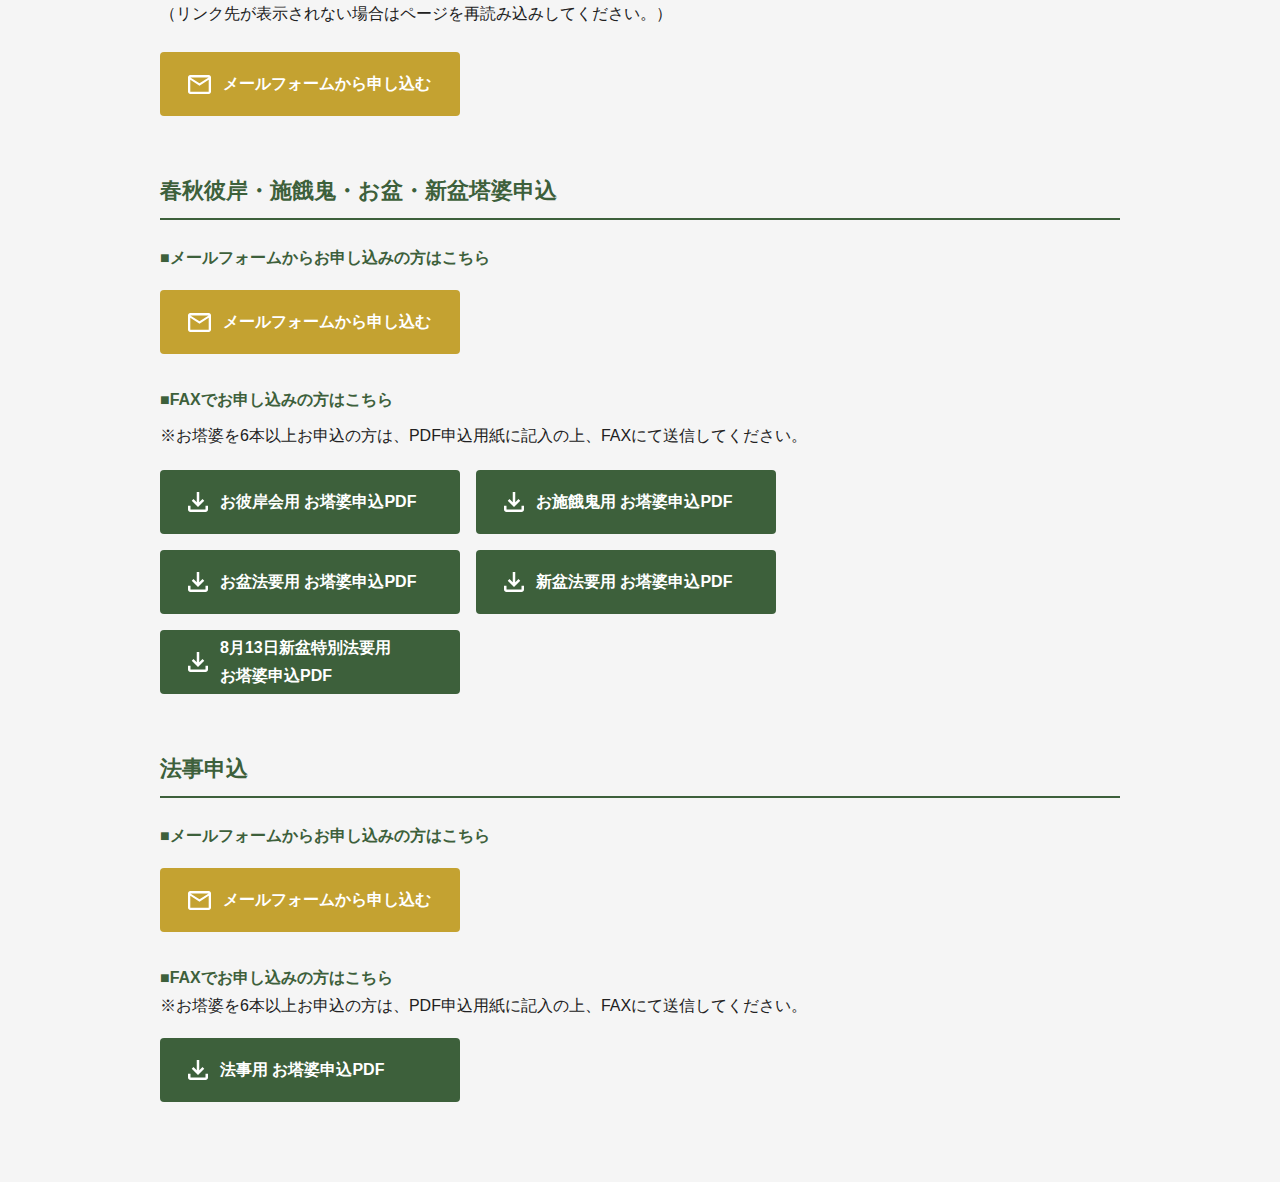
<file: danka.html>
<!DOCTYPE html>
<html lang="ja">

<head>
  <meta charset="UTF-8">
  <meta name="viewport" content="width=device-width, initial-scale=1.0">
  <link rel="stylesheet" href="./css/style.css">

  <title>Document</title>
</head>

<body>
  <header class="l-header">
    <h2 class="l-header__title">醫王寺</h2>
    <nav class="l-header__nav">
      <ul>
        <li>知る</li>
        <li>会館紹介</li>
        <li>納骨堂</li>
        <li>霊安室</li>
        <li>お墓</li>
        <li>合祀墓</li>
        <li>改葬について</li>
        <li>葬儀について</li>
        <li>交通案内</li>
        <li>檀家の皆様へ</li>
      </ul>
    </nav>
  </header>
  <main>
    <div class="c-mv">
      <img src="./images/danka/danka-mv.jpg" alt="檀家の皆様へページのメインビジュアル">
      <h1>檀家の皆様へ</h1>
    </div>
    <section class="c-bg-gray p-danka">
      <div class="c-inner">
        <div class="p-danka__news">
          <h2 class="c-subtitle--underline">お盆法要のお知らせ</h2>
          <p>当寺では皆々様方に寺へご来寺願い、お盆の総回向を執り行います。<br />ご先祖様への供養法要ですので、ご多忙中恐縮に存じますがご来寺ご参拝くださいますようご案内申し上げます。</p>
          <div class="p-danka__news-event">
            <p>7月13日 当山本堂にてお盆法要開始</p>
            <p>8月13日 当山本堂にてお盆法要開始</p>
          </div>
          <ul class="p-danka__news-caption-list">
            <li>7月と8月両方行います。
            </li>
            <li>法要終了後、盆提灯に灯をお入れになり、各家ご先祖をお迎え願います。盆提灯は寺にて用意いたします。
            </li>
            <li>盆塔婆（1本3000円）を申し込まれる方は所定の用紙に記入の上、FAXまたは郵送ください。メールフォーム
              もご利用いただけます。
            </li>
            <li>棚経（寺より各家へ出向き、読経すること）は失礼いたします。
            </li>
          </ul>
        </div>
        <div class="p-danka-application">
          <h2 class="c-subtitle--underline">法事・塔婆申し込み</h2>
          <p>法事の申し込みはこちらからどうぞ。お申し込みはメールフォームかPDFファイルのFAX送信をお選びいただけます。<br />法事は当日の3ヵ月前、塔婆は当日の5日前までにお申込ください。</p>
          <ul class="p-danka-application__list">
            <li>
              <h3>塔婆のみ申込</h3>
              <p>塔婆のみの申し込みは以下のメールフォームからお願いいたします。<br />
                （リンク先が表示されない場合はページを再読み込みしてください。）</p>
              <a href="" class="c-button c-button--gold">
                <img src="./images/danka/mail.svg" alt="メールのアイコン">
                <span>メールフォームから申し込む</span>
              </a>
            </li>
            <li>
              <h3>春秋彼岸・施餓鬼・お盆・新盆塔婆申込</h3>
              <ul>
                <li>
                  <h4>■メールフォームからお申し込みの方はこちら</h4>
                  <a href="" class="c-button c-button--gold">
                    <img src="./images/danka/mail.svg" alt="メールのアイコン">
                    <span>メールフォームから申し込む</span>
                  </a>
                </li>
                <li>
                  <h4>■FAXでお申し込みの方はこちら</h4>
                  <p>※お塔婆を6本以上お申込の方は、PDF申込用紙に記入の上、FAXにて送信してください。</p>
                  <div class="p-danka-application__button-list">
                    <a href="" class="c-button c-button--green">
                      <img src="./images/danka/download.svg" alt="ダウンロードのアイコン">
                      <span>お彼岸会用 お塔婆申込PDF</span>
                    </a>
                    <a href="" class="c-button c-button--green">
                      <img src="./images/danka/download.svg" alt="ダウンロードのアイコン">
                      <span>お施餓鬼用 お塔婆申込PDF</span>
                    </a>
                    <a href="" class="c-button c-button--green">
                      <img src="./images/danka/download.svg" alt="ダウンロードのアイコン">
                      <span>お盆法要用 お塔婆申込PDF</span>
                    </a>
                    <a href="" class="c-button c-button--green">
                      <img src="./images/danka/download.svg" alt="ダウンロードのアイコン">
                      <span>新盆法要用 お塔婆申込PDF</span>
                    </a>
                    <a href="" class="c-button c-button--green">
                      <img src="./images/danka/download.svg" alt="ダウンロードのアイコン">
                      <span>8月13日新盆特別法要用<br />
                        お塔婆申込PDF</span>
                    </a>
                  </div>
                </li>
              </ul>
            </li>
            <li>
              <h3>法事申込</h3>
              <ul>
                <li>
                  <h4>■メールフォームからお申し込みの方はこちら</h4>
                  <a href="" class="c-button c-button--gold">
                    <img src="./images/danka/mail.svg" alt="メールのアイコン">
                    <span>メールフォームから申し込む</span>
                  </a>
                </li>
                <li>
                  <h4>■FAXでお申し込みの方はこちら</h4>
                  <p>※お塔婆を6本以上お申込の方は、PDF申込用紙に記入の上、FAXにて送信してください。</p>
                  <a href="" class="c-button c-button--green">
                    <img src="./images/danka/download.svg" alt="ダウンロードのアイコン">
                    <span>法事用 お塔婆申込PDF</span>
                  </a>
                </li>
              </ul>
            </li>
          </ul>
        </div>
      </div>
    </section>
  </main>
</body>

</html>
</file>
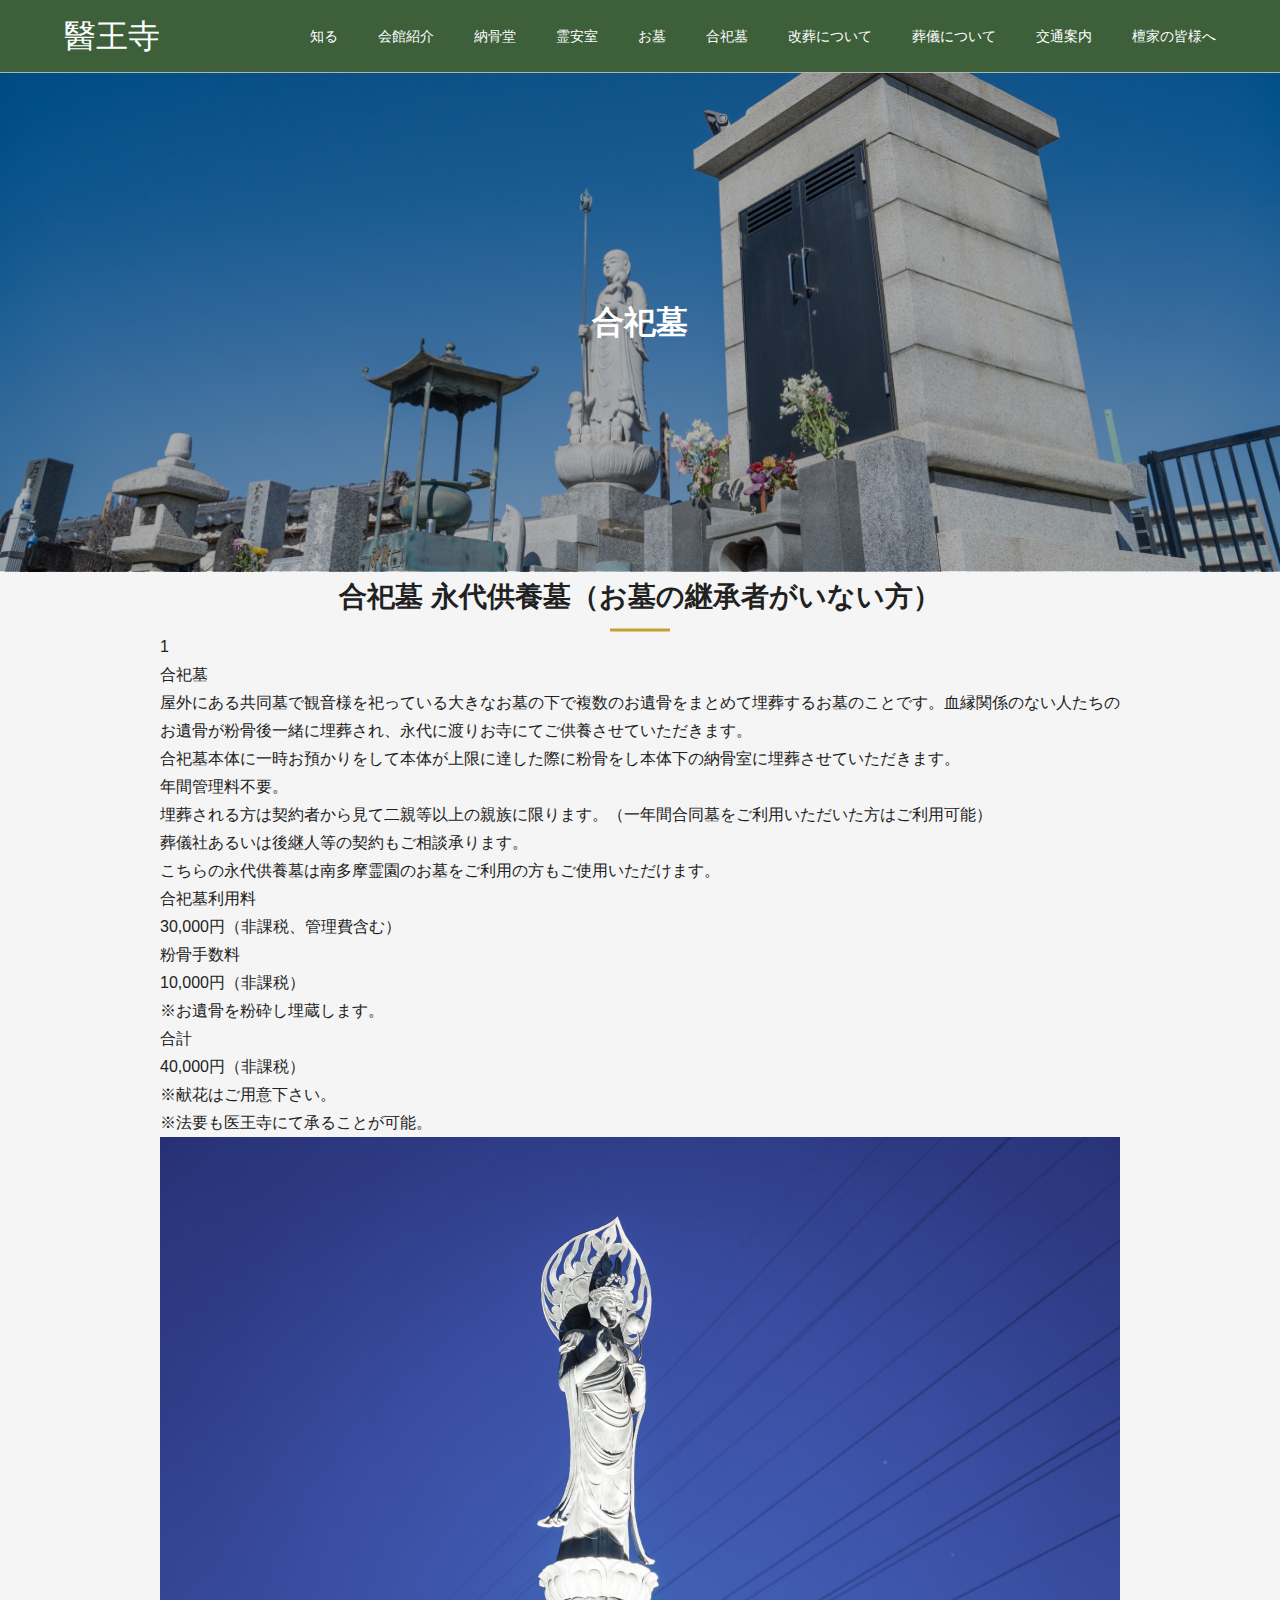
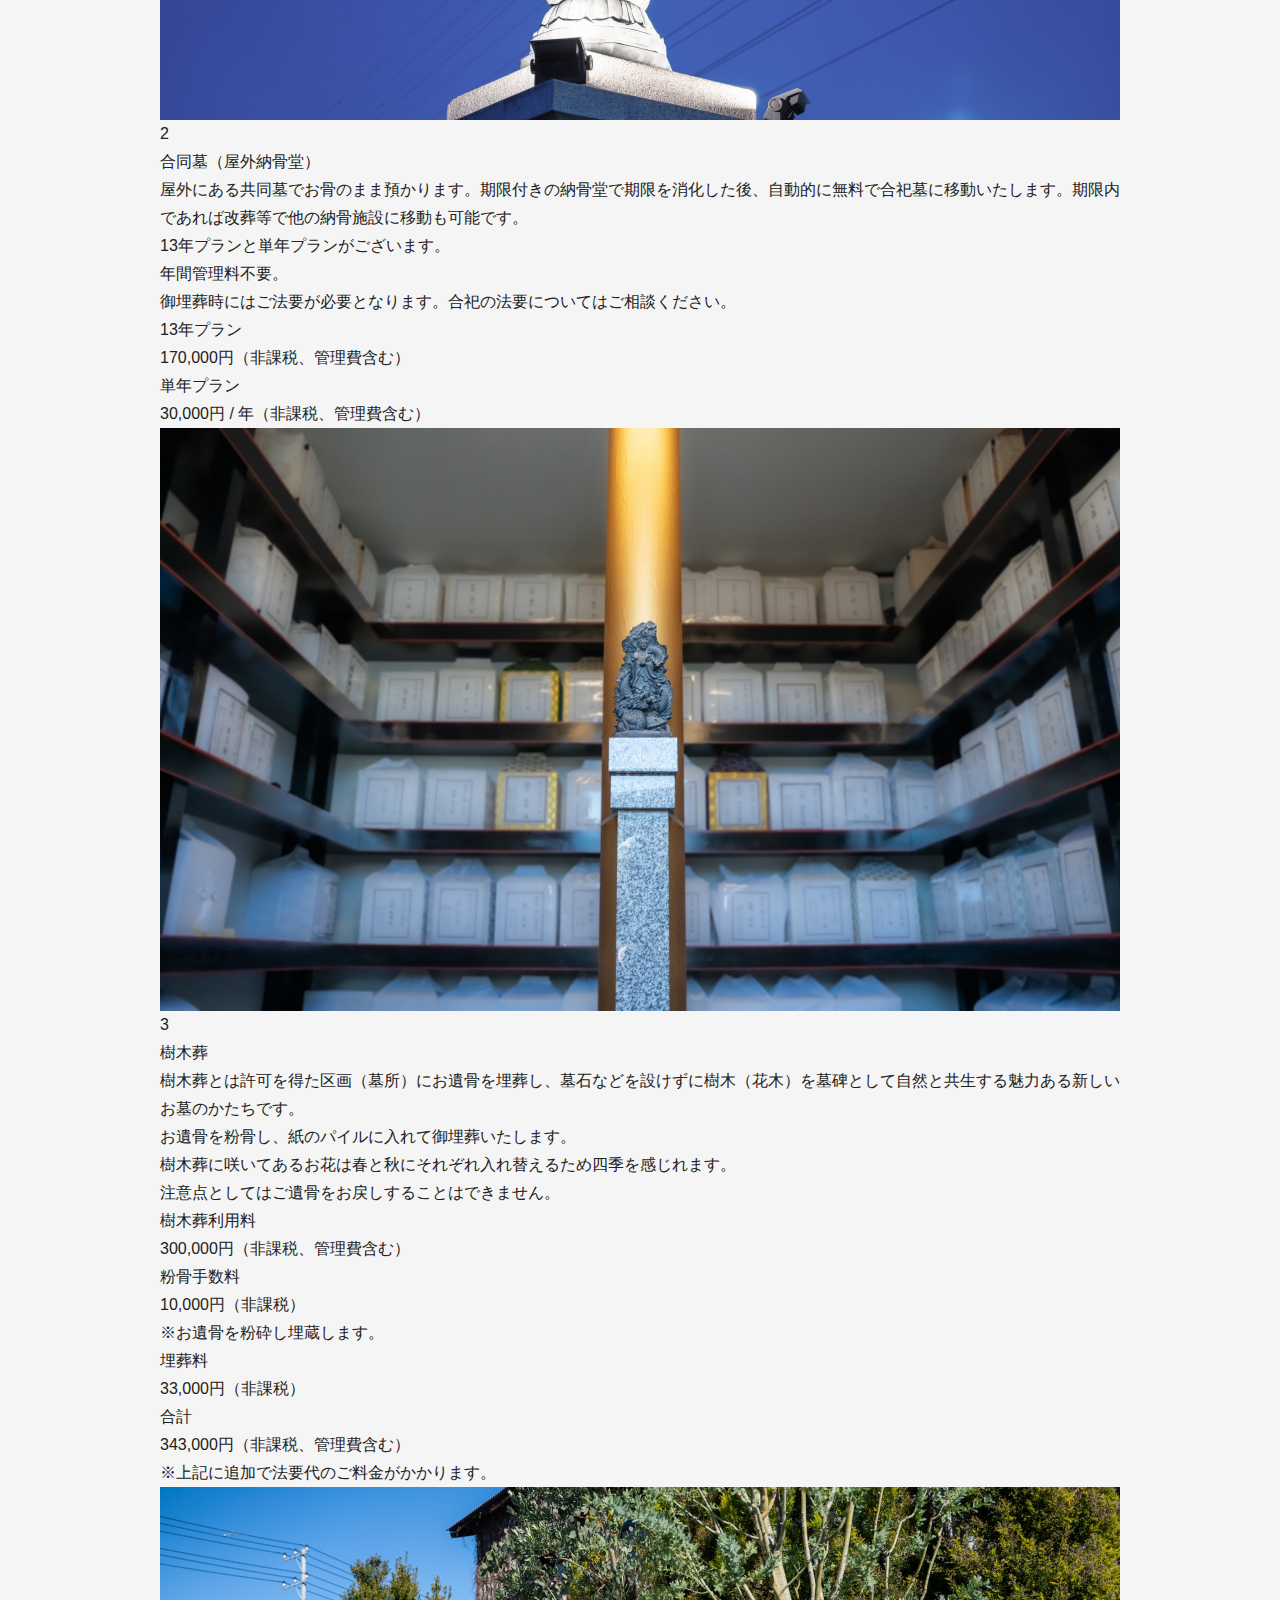
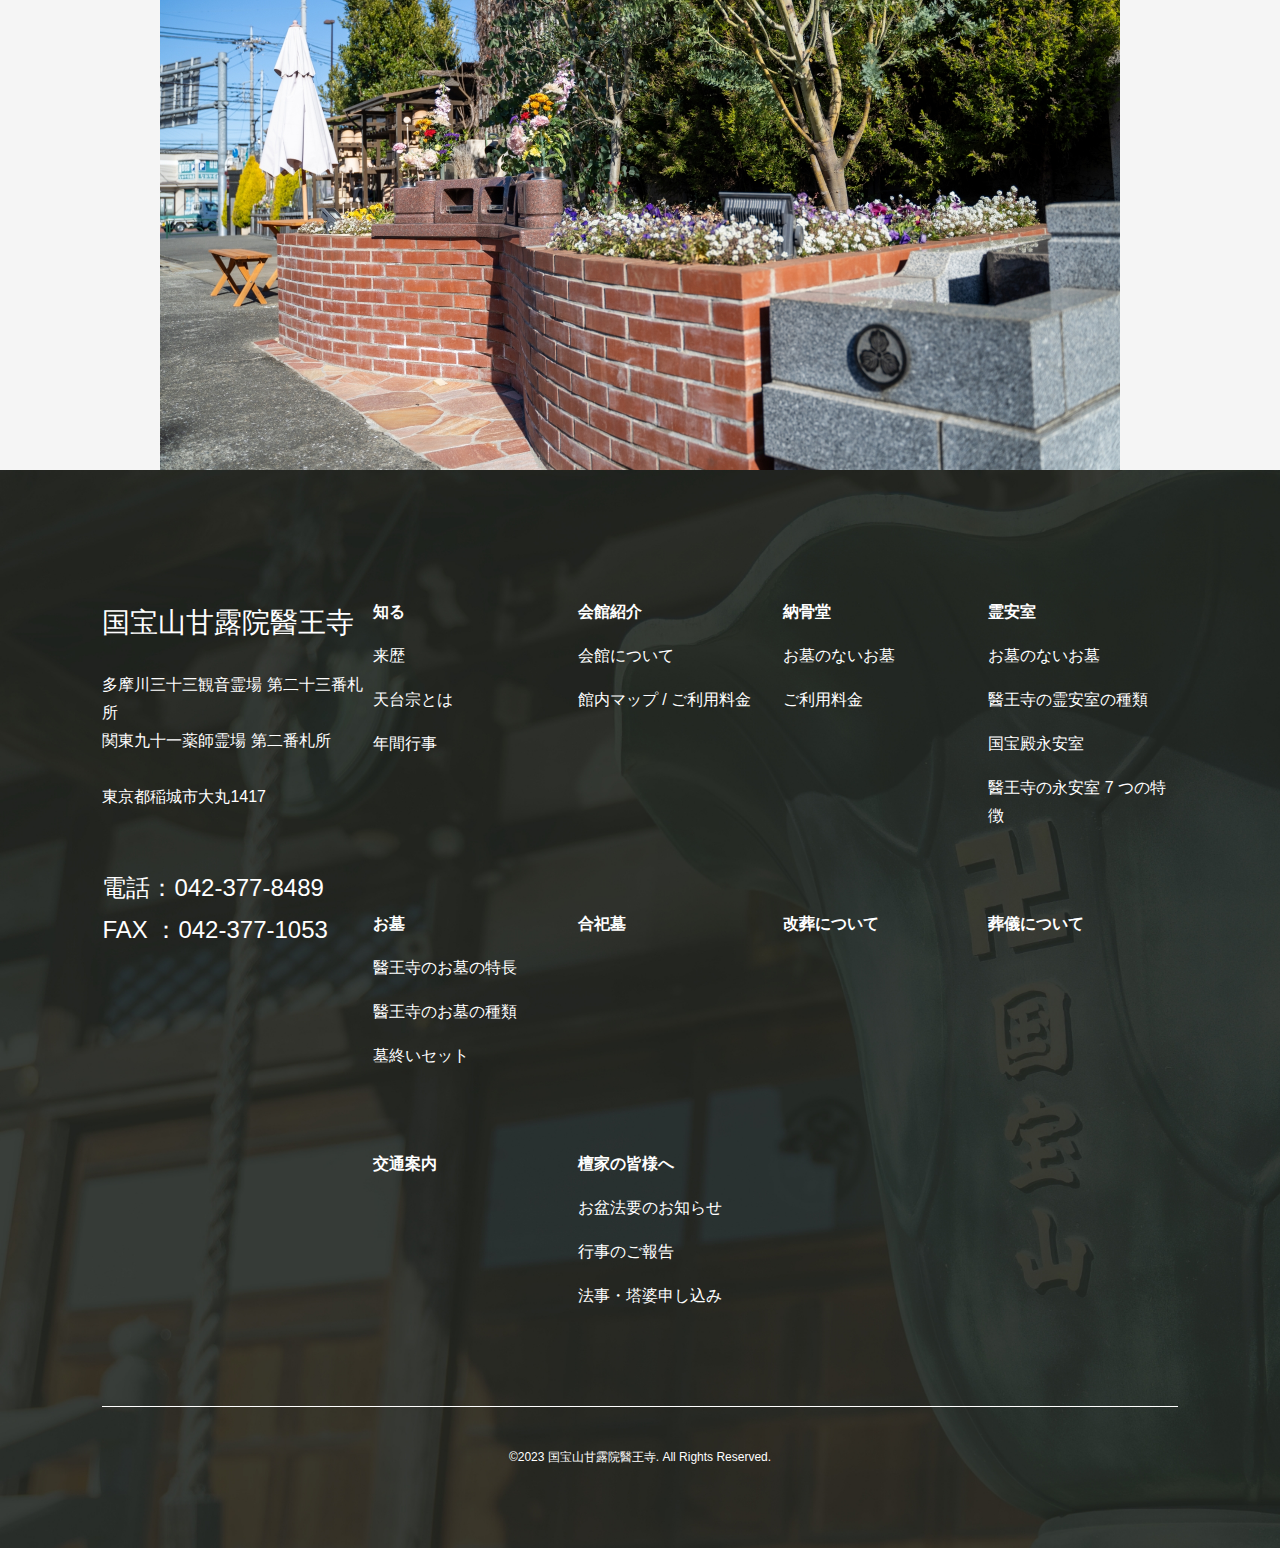
<file: gousibo.html>
<!DOCTYPE html>
<html lang="ja">

<head>
  <meta charset="UTF-8">
  <meta name="viewport" content="width=device-width, initial-scale=1.0">
  <link rel="stylesheet" href="./css/style.css">

  <title>Document</title>
</head>

<body>
  <header class="l-header">
    <h2 class="l-header__title">醫王寺</h2>
    <nav class="l-header__nav">
      <ul>
        <li>知る</li>
        <li>会館紹介</li>
        <li>納骨堂</li>
        <li>霊安室</li>
        <li>お墓</li>
        <li>合祀墓</li>
        <li>改葬について</li>
        <li>葬儀について</li>
        <li>交通案内</li>
        <li>檀家の皆様へ</li>
      </ul>
    </nav>
  </header>
  <main>
    <div class="c-mv">
      <img src="./images/gousibo/gousibo-mv.jpg" alt="合祀墓ページのメインビジュアル">
      <h1>合祀墓</h1>
    </div>
    <section class="p-gousibo c-bg-gray">
      <div class="c-inner">
        <h2 class="c-subtitle--underline">合祀墓&nbsp;永代供養墓（お墓の継承者がいない方）</h2>
        <ul class="p-gousibo__list">
          <li class="p-gousibo__items">
            <h3>
              <div>1</div>
              <p>合祀墓</p>
            </h3>
            <p class="p-gousibo__items-text">
              屋外にある共同墓で観音様を祀っている大きなお墓の下で複数のお遺骨をまとめて埋葬するお墓のことです。血縁関係のない人たちのお遺骨が粉骨後一緒に埋葬され、永代に渡りお寺にてご供養させていただきます。
            </p>
            <ul class="p-gousibo__items-description-list">
              <li>合祀墓本体に一時お預かりをして本体が上限に達した際に粉骨をし本体下の納骨室に埋葬させていただきます。</li>
              <li>年間管理料不要。</li>
              <li>埋葬される方は契約者から見て二親等以上の親族に限ります。（一年間合同墓をご利用いただいた方はご利用可能）</li>
              <li>葬儀社あるいは後継人等の契約もご相談承ります。</li>
              <li>こちらの永代供養墓は南多摩霊園のお墓をご利用の方もご使用いただけます。</li>
            </ul>
            <dl>
              <dt>合祀墓利用料</dt>
              <dd>
                <p>30,000円<span>（非課税、管理費含む）</span></p>
              </dd>
              <dt>粉骨手数料</dt>
              <dd>
                <p>10,000円<span>（非課税）</span></p>
                <span>※お遺骨を粉砕し埋蔵します。</span>
              </dd>
              <dt>合計</dt>
              <dd>
                <p>40,000円<span>（非課税）</span></p>
              </dd>
            </dl>
            <ul class="p-gousibo__items-caption-list">
              <li>※献花はご用意下さい。</li>
              <li>※法要も医王寺にて承ることが可能。</li>
            </ul>
            <img src="./images/gousibo/gousibo-01.jpg" alt="合祀墓の像の画像">
          </li>
          <li class="p-gousibo__items">
            <h3>
              <div>2</div>
              <p>合同墓（屋外納骨堂）</p>
            </h3>
            <p class="p-gousibo__items-text">
              屋外にある共同墓でお骨のまま預かります。期限付きの納骨堂で期限を消化した後、自動的に無料で合祀墓に移動いたします。期限内であれば改葬等で他の納骨施設に移動も可能です。
            </p>
            <ul class="p-gousibo__items-description-list">
              <li>13年プランと単年プランがございます。</li>
              <li>年間管理料不要。</li>
              <li>御埋葬時にはご法要が必要となります。合祀の法要についてはご相談ください。</li>
            </ul>
            <dl>
              <dt>13年プラン</dt>
              <dd>
                <p>170,000円<span class="red">（非課税、管理費含む）</span></p>
              </dd>
              <dt>単年プラン</dt>
              <dd>
                <p>30,000円 / 年<span class="red">（非課税、管理費含む）</span></p>
              </dd>
            </dl>
            <img src="./images/gousibo/gousibo-02.jpg" alt="合同墓（屋外納骨堂）の画像">
          </li>
          <li class="p-gousibo__items">
            <h3>
              <div>3</div>
              <p>樹木葬</p>
            </h3>
            <p class="p-gousibo__items-text">
              樹木葬とは許可を得た区画（墓所）にお遺骨を埋葬し、墓石などを設けずに樹木（花木）を墓碑として自然と共生する魅力ある新しいお墓のかたちです。
            </p>
            <ul class="p-gousibo__items-description-list">
              <li>お遺骨を粉骨し、紙のパイルに入れて御埋葬いたします。</li>
              <li>樹木葬に咲いてあるお花は春と秋にそれぞれ入れ替えるため四季を感じれます。</li>
              <li>注意点としてはご遺骨をお戻しすることはできません。</li>
            </ul>
            <dl>
              <dt>樹木葬利用料</dt>
              <dd>
                <p>300,000円<span class="red">（非課税、管理費含む）</span></p>
              </dd>
              <dt>粉骨手数料</dt>
              <dd>
                <p>10,000円<span>（非課税）</span></p>
                <span>※お遺骨を粉砕し埋蔵します。</span>
              </dd>
              <dt>埋葬料</dt>
              <dd>
                <p>33,000円<span class="red">（非課税）</span></p>
              </dd>
              <dt>合計</dt>
              <dd>
                <p>343,000円<span class="red">（非課税、管理費含む）</span></p>
                <span>※上記に追加で法要代のご料金がかかります。</span>
              </dd>
            </dl>
            <img src="./images/gousibo/gousibo-03.jpg" alt="樹木葬の画像">
          </li>
        </ul>
      </div>
    </section>
  </main>
  <footer class="l-footer">
    <div class="l-footer-top">
      <div class="l-footer--left">
        <p class="l-footer__title">国宝山甘露院醫王寺</p>
        <p class="l-footer__address--first">
          多摩川三十三観音霊場 第二十三番札所<br />
          関東九十一薬師霊場 第二番札所
        </p>
        <p class="l-footer__address--secound">
          東京都稲城市大丸1417
        </p>
        <div class="l-footer__number">
          <p>電話：042-377-8489</p>
          <p>FAX ：042-377-1053</p>
        </div>
      </div>
      <div class="l-footer--right">
        <nav>
          <ul class="l-footer__nav-list">
            <li>
              <h3>知る</h3>
              <ul>
                <li>来歴</li>
                <li>天台宗とは</li>
                <li>年間行事</li>
              </ul>
            </li>
            <li>
              <h3>会館紹介</h3>
              <ul>
                <li>会館について</li>
                <li>館内マップ / ご利用料金</li>
              </ul>
            </li>
            <li>
              <h3>納骨堂</h3>
              <ul>
                <li>お墓のないお墓</li>
                <li>ご利用料金</li>
              </ul>
            </li>
            <li>
              <h3>霊安室</h3>
              <ul>
                <li>お墓のないお墓</li>
                <li>醫王寺の霊安室の種類</li>
                <li>国宝殿永安室</li>
                <li>醫王寺の永安室 7 つの特徴</li>
              </ul>
            </li>
            <li>
              <h3>お墓</h3>
              <ul>
                <li>醫王寺のお墓の特長</li>
                <li>醫王寺のお墓の種類</li>
                <li>墓終いセット</li>
              </ul>
            </li>
            <li>
              <h3>合祀墓</h3>
            </li>
            <li>
              <h3>改葬について</h3>
            </li>
            <li>
              <h3>葬儀について</h3>
            </li>
            <li>
              <h3>交通案内</h3>
            </li>
            <li>
              <h3>檀家の皆様へ</h3>
              <ul>
                <li>お盆法要のお知らせ</li>
                <li>行事のご報告</li>
                <li>法事・塔婆申し込み</li>
              </ul>
            </li>
          </ul>
        </nav>
      </div>
    </div>
    <div class="l-footer-bottom">
      <p>&copy;2023 国宝山甘露院醫王寺. All Rights Reserved.</p>
    </div>
  </footer>
  <script src="./js/main.js"></script>
</body>

</html>
</file>
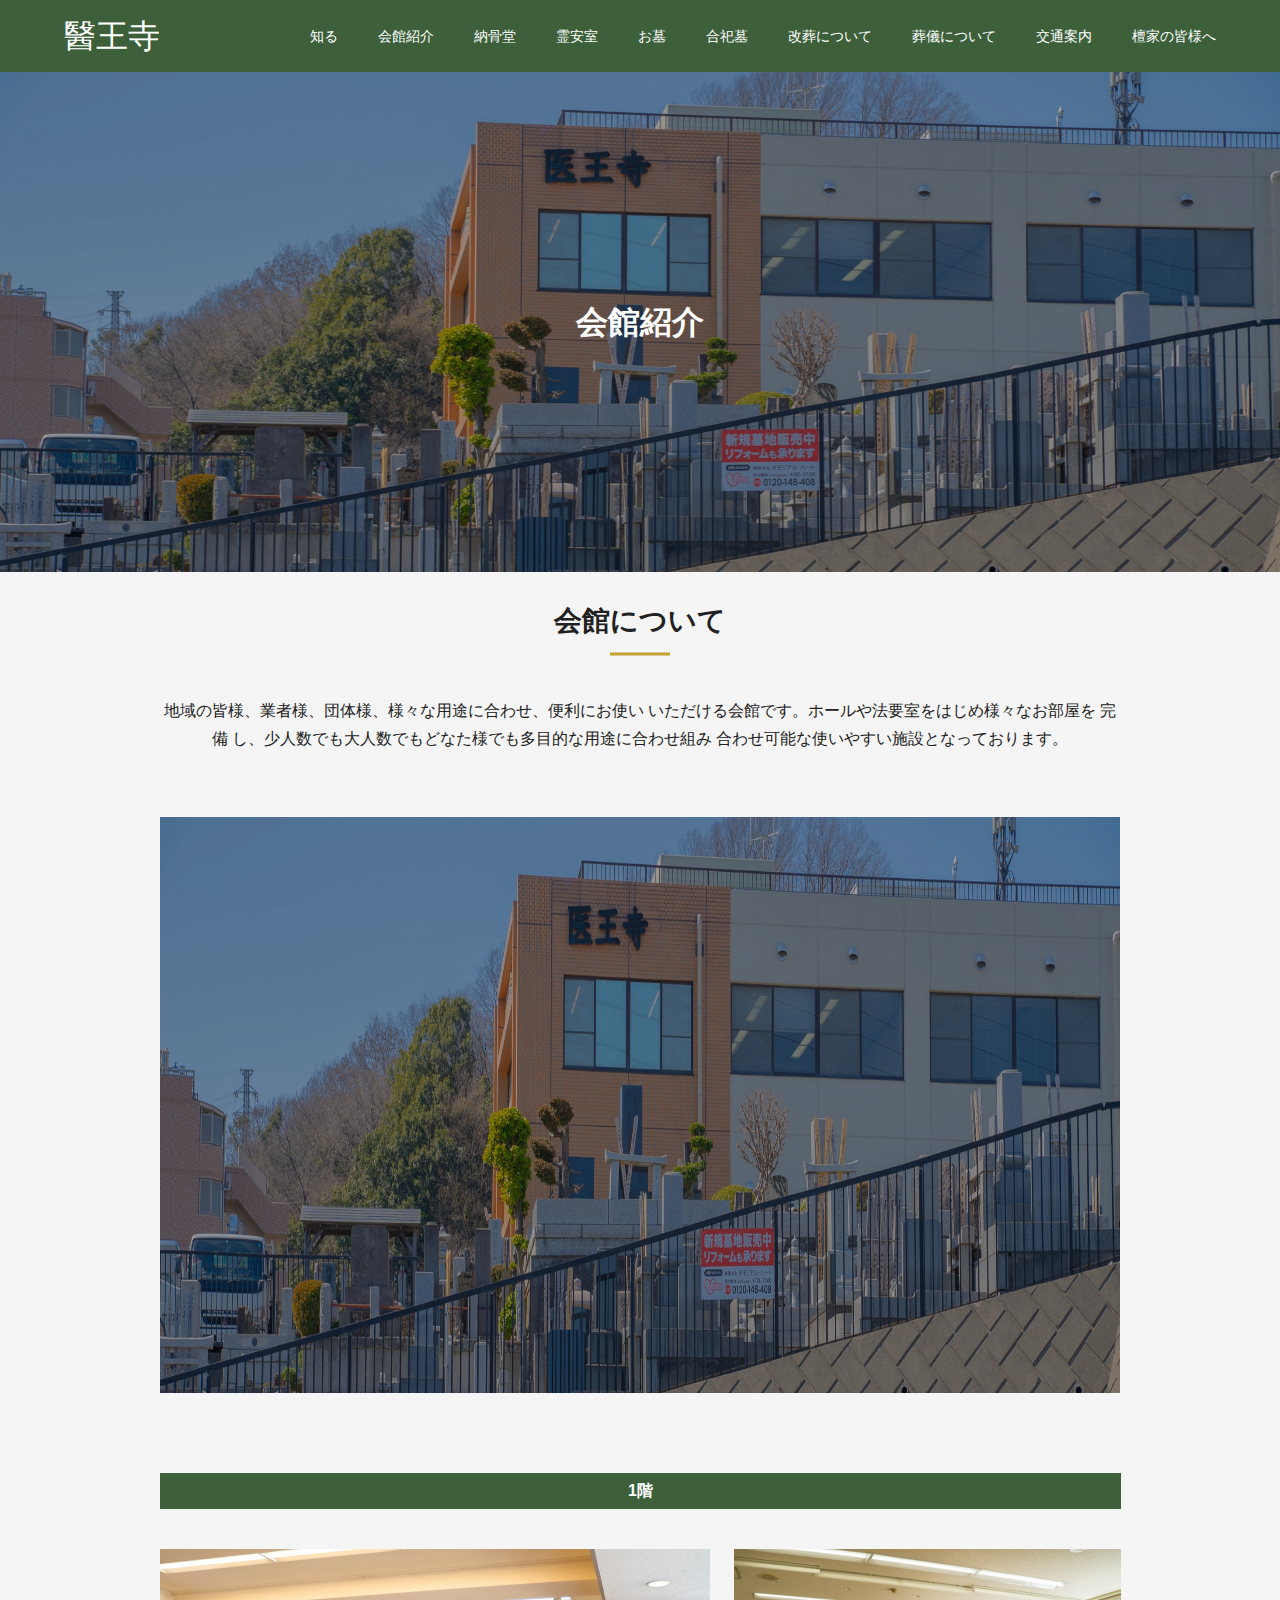
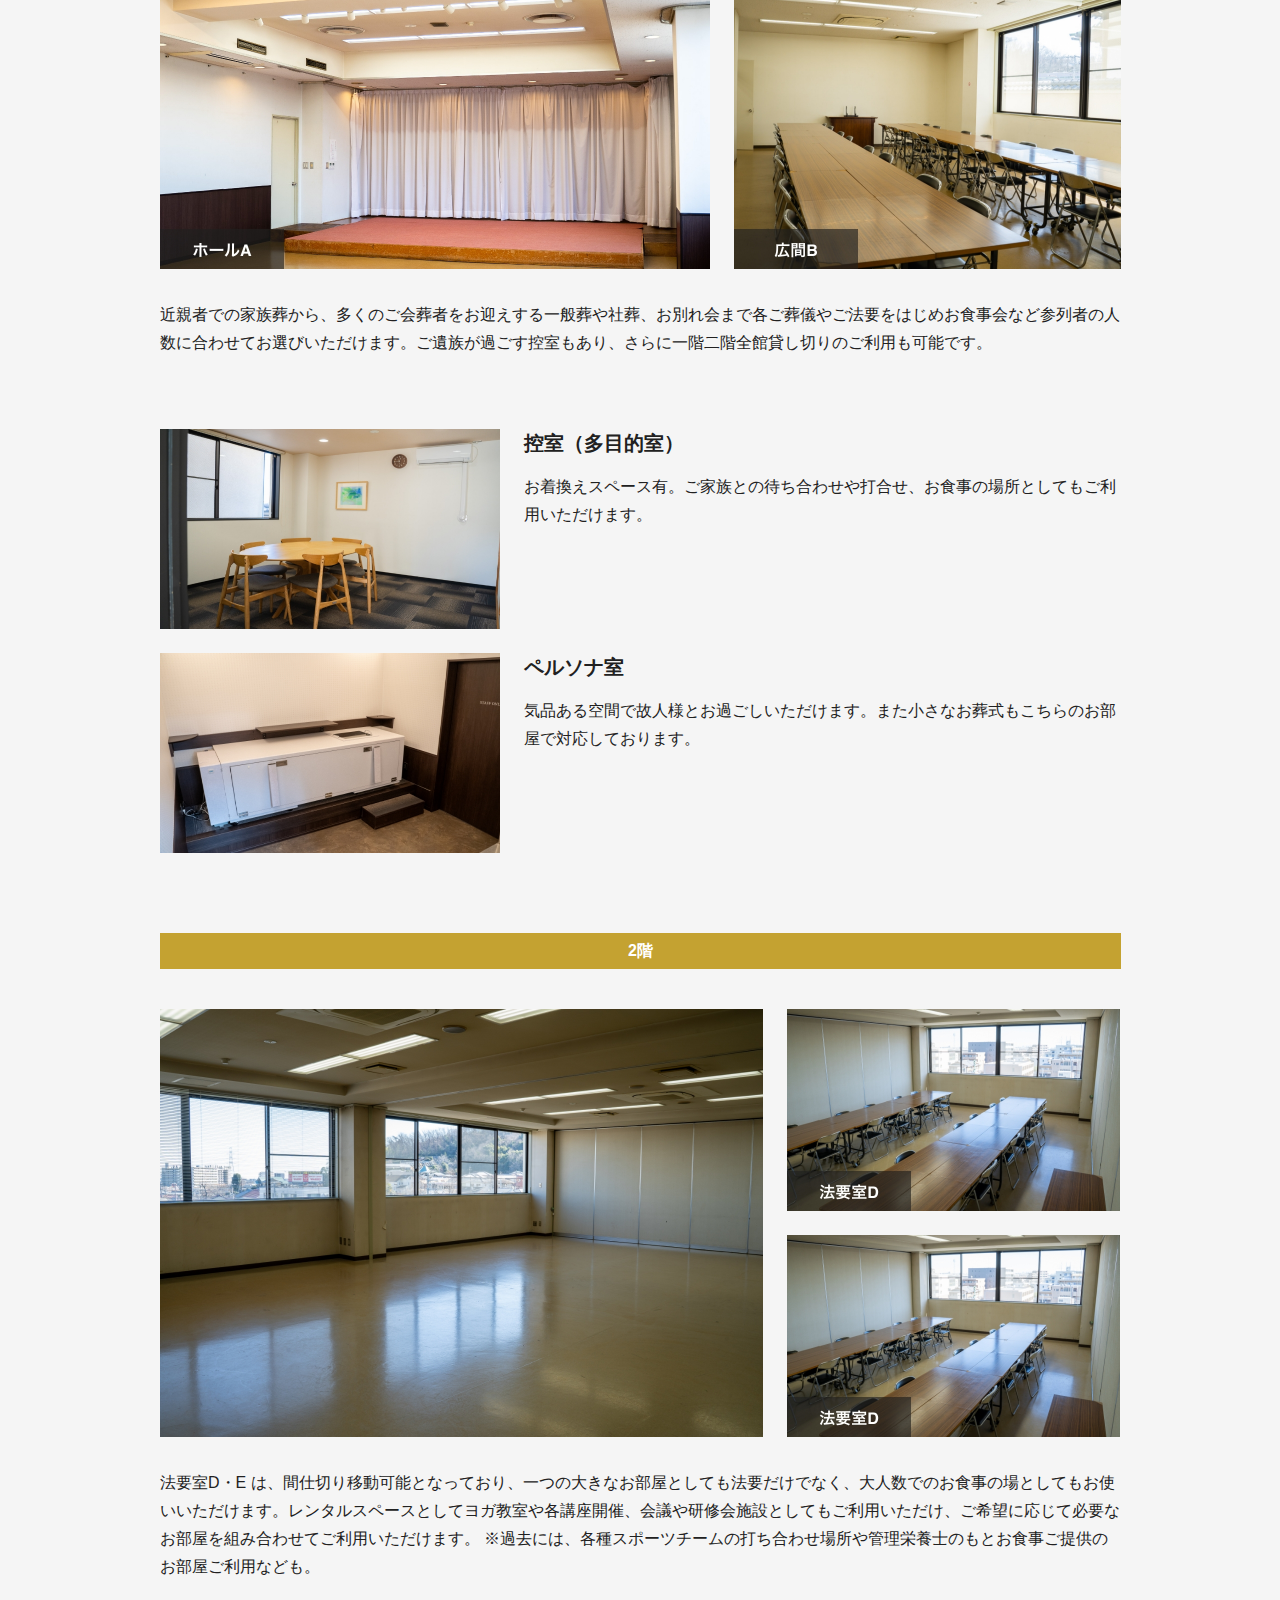
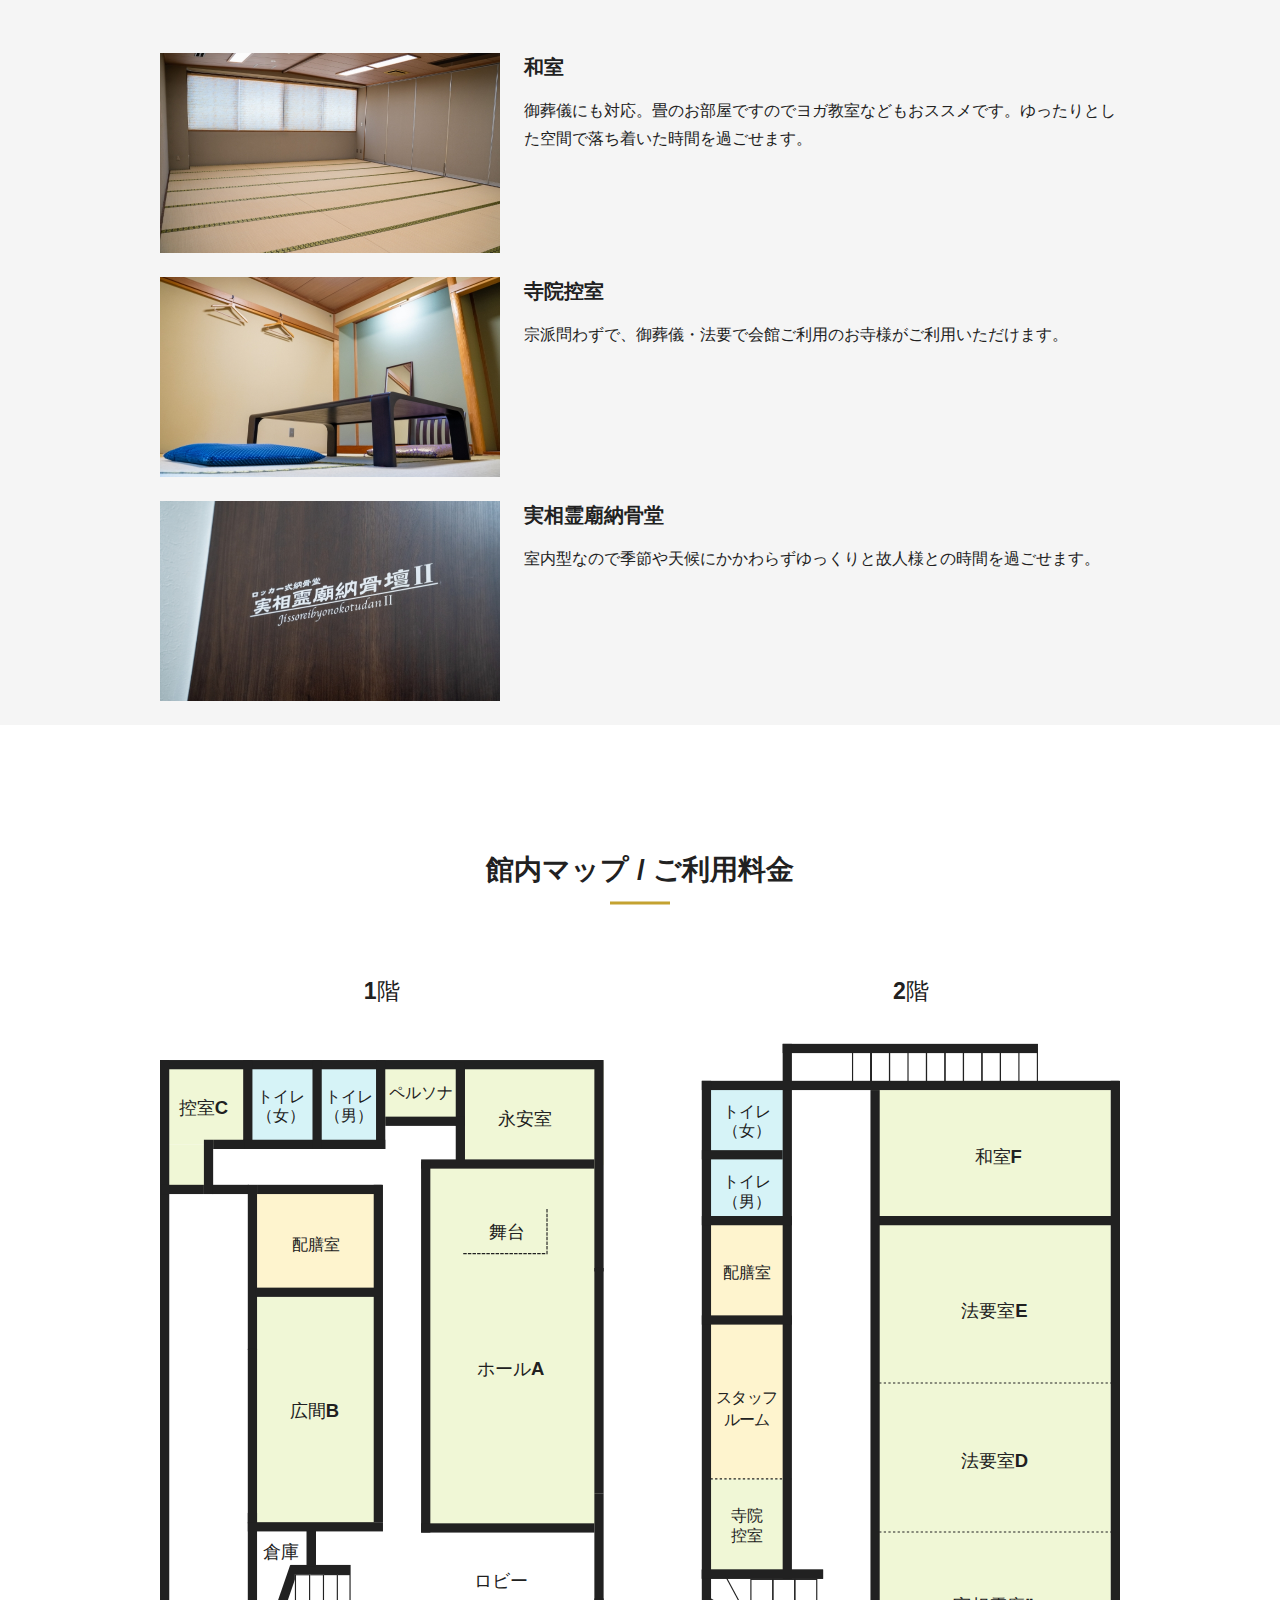
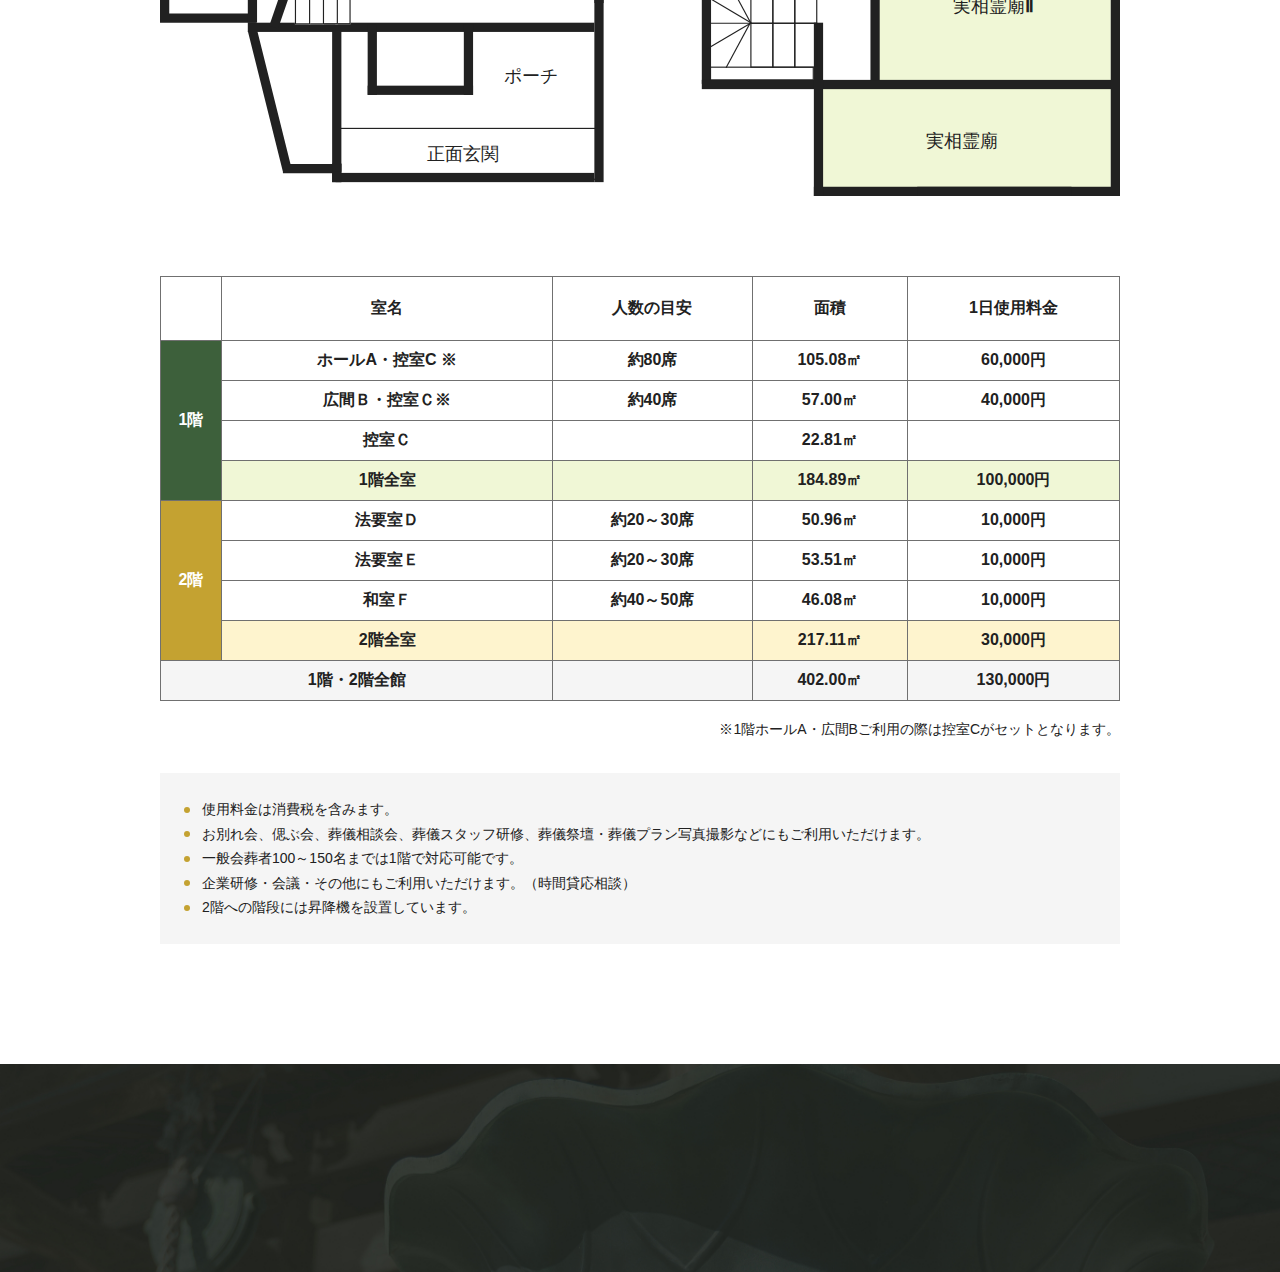
<file: kaikan.html>
<!DOCTYPE html>
<html lang="ja">

<head>
  <meta charset="UTF-8">
  <meta name="viewport" content="width=device-width, initial-scale=1.0">
  <link rel="stylesheet" href="./css/style.css">

  <title>Document</title>
</head>

<body>
  <header class="l-header">
    <h2 class="l-header__title">醫王寺</h2>
    <nav class="l-header__nav">
      <ul>
        <li>知る</li>
        <li>会館紹介</li>
        <li>納骨堂</li>
        <li>霊安室</li>
        <li>お墓</li>
        <li>合祀墓</li>
        <li>改葬について</li>
        <li>葬儀について</li>
        <li>交通案内</li>
        <li>檀家の皆様へ</li>
      </ul>
    </nav>
  </header>
  <main>
    <div class="c-mv">
      <img src="./images/kaikan/kaikan-mv.jpg" alt="会館紹介ページのメインビジュアル">
      <h1>会館紹介</h1>
    </div>
    <section class="c-bg-gray">
      <div class="p-kaikan c-inner">
        <h2 class="c-subtitle--underline">会館について</h2>
        <p class="p-kaikan__text"> 地域の皆様、業者様、団体様、様々な用途に合わせ、便利にお使い いただける会館です。ホールや法要室をはじめ様々なお部屋を
          完備 し、少人数でも大人数でもどなた様でも多目的な用途に合わせ組み 合わせ可能な使いやすい施設となっております。</p>
        <div class="p-kaikan__mv">
          <img src="./images/kaikan/kaikan-mv.jpg" alt="会館の外からの写真">
        </div>
        <div class="p-kaikan-floor">
          <section>
            <h2>1階</h2>
            <div class="p-kaikan-floor__img">
              <img src="./images/kaikan/kaikan-01.jpg" alt="会館1階のホールAの画像">
              <img src="./images/kaikan/kaikan-02.jpg" alt="会館1階の広間Bの画像">
            </div>
            <p class="p-kaikan-floor__text">
              近親者での家族葬から、多くのご会葬者をお迎えする一般葬や社葬、お別れ会まで各ご葬儀やご法要をはじめお食事会など参列者の人数に合わせてお選びいただけます。ご遺族が過ごす控室もあり、さらに一階二階全館貸し切りのご利用も可能です。
            </p>
            <div class="p-kaikan-floor-room">
              <ul>
                <li>
                  <img src="./images/kaikan/kaikan-03.jpg" alt="控室（多目的室）の画像">
                  <div>
                    <h3>控室（多目的室）</h3>
                    <p>お着換えスペース有。ご家族との待ち合わせや打合せ、お食事の場所としてもご利用いただけます。</p>
                  </div>
                </li>
                <li>
                  <img src="./images/kaikan/kaikan-04.jpg" alt="ペルソナ室の画像">
                  <div>
                    <h3>ペルソナ室</h3>
                    <p>気品ある空間で故人様とお過ごしいただけます。また小さなお葬式もこちらのお部屋で対応しております。</p>
                  </div>
                </li>
              </ul>
            </div>
          </section>
          <section>
            <h2>2階</h2>
            <div class="p-kaikan-floor__img">
              <img src="./images/kaikan/kaikan-05.jpg" alt="会館2階の広間の画像">
              <div class="p-kaikan-floor__img--right">
                <img src="./images/kaikan/kaikan-06.jpg" alt="法要室Dの画像">
                <img src="./images/kaikan/kaikan-07.jpg" alt="法要室Eの画像">
              </div>
            </div>
            <p class="p-kaikan-floor__text">法要室D・E
              は、間仕切り移動可能となっており、一つの大きなお部屋としても法要だけでなく、大人数でのお食事の場としてもお使いいただけます。レンタルスペースとしてヨガ教室や各講座開催、会議や研修会施設としてもご利用いただけ、ご希望に応じて必要なお部屋を組み合わせてご利用いただけます。
              ※過去には、各種スポーツチームの打ち合わせ場所や管理栄養士のもとお食事ご提供のお部屋ご利用なども。</p>
            <div class="p-kaikan-floor-room">
              <ul>
                <li>
                  <img src="./images/kaikan/kaikan-08.jpg" alt="和室の画像">
                  <div>
                    <h3>和室</h3>
                    <p>御葬儀にも対応。畳のお部屋ですのでヨガ教室などもおススメです。ゆったりとした空間で落ち着いた時間を過ごせます。</p>
                  </div>
                </li>
                <li>
                  <img src="./images/kaikan/kaikan-09.jpg" alt="寺院控室の画像">
                  <div>
                    <h3>寺院控室</h3>
                    <p>宗派問わずで、御葬儀・法要で会館ご利用のお寺様がご利用いただけます。</p>
                  </div>
                </li>
                <li>
                  <img src="./images/kaikan/kaikan-10.jpg" alt="実相霊廟納骨堂の画像">
                  <div>
                    <h3>実相霊廟納骨堂</h3>
                    <p>室内型なので季節や天候にかかわらずゆっくりと故人様との時間を過ごせます。</p>
                  </div>
                </li>
              </ul>
            </div>
          </section>
        </div>
      </div>
    </section>
    <section class="p-kaikan-map c-inner">
      <h2 class="c-subtitle--underline">館内マップ / ご利用料金</h2>
      <div class="p-kaikan-map__image">
        <img src="./images/kaikan/map.svg" alt="館内マップの画像" />
      </div>
      <table class="p-kaikan-map__table">
        <thead>
          <tr>
            <th></th>
            <th>室名</th>
            <th>人数の目安</th>
            <th>面積</th>
            <th>1日使用料金</th>
          </tr>
        </thead>
        <tbody class="table-tbody--first">
          <tr>
            <td rowspan="4" class="cell-green">1階</td>
            <td>ホールA・控室C ※</td>
            <td>約80席</td>
            <td>105.08㎡</td>
            <td>60,000円</td>
          </tr>
          <tr>
            <td>広間Ｂ・控室Ｃ※</td>
            <td>約40席</td>
            <td>57.00㎡</td>
            <td>40,000円</td>
          </tr>
          <tr>
            <td>控室Ｃ</td>
            <td></td>
            <td>22.81㎡</td>
            <td></td>
          </tr>
          <tr>
            <td>1階全室</td>
            <td></td>
            <td>184.89㎡</td>
            <td>100,000円</td>
          </tr>
        </tbody>
        <div class="table-space"></div>
        <tbody class="table-tbody--second">
          <tr>
            <td rowspan="4" class="cell-gold">2階</td>
            <td>法要室Ｄ</td>
            <td>約20～30席</td>
            <td>50.96㎡</td>
            <td>10,000円</td>
          </tr>
          <tr>
            <td>法要室Ｅ</td>
            <td>約20～30席</td>
            <td>53.51㎡</td>
            <td>10,000円</td>
          </tr>
          <tr>
            <td>和室Ｆ</td>
            <td>約40～50席</td>
            <td>46.08㎡</td>
            <td>10,000円</td>
          </tr>
          <tr>
            <td>2階全室</td>
            <td></td>
            <td>217.11㎡</td>
            <td>30,000円</td>
          </tr>
        </tbody>
        <tbody>
          <tr class="p-kaikan-map__table--bg-gray">
            <td colspan="2">1階・2階全館</td>
            <td></td>
            <td>402.00㎡</td>
            <td>130,000円</td>
          </tr>
        </tbody>
      </table>
      <p class="p-kaikan-map__table-caption">
        ※1階ホールA・広間Bご利用の際は控室Cがセットとなります。
      </p>
      <ul class="p-kaikan-map__table-info-list">
        <li>使用料金は消費税を含みます。</li>
        <li>お別れ会、偲ぶ会、葬儀相談会、葬儀スタッフ研修、葬儀祭壇・葬儀プラン写真撮影などにもご利用いただけます。</li>
        <li>一般会葬者100～150名までは1階で対応可能です。</li>
        <li>企業研修・会議・その他にもご利用いただけます。（時間貸応相談）</li>
        <li>2階への階段には昇降機を設置しています。</li>
      </ul>
    </section>
  </main>
  <footer class="l-footer">

  </footer>
</body>

</html>
</file>
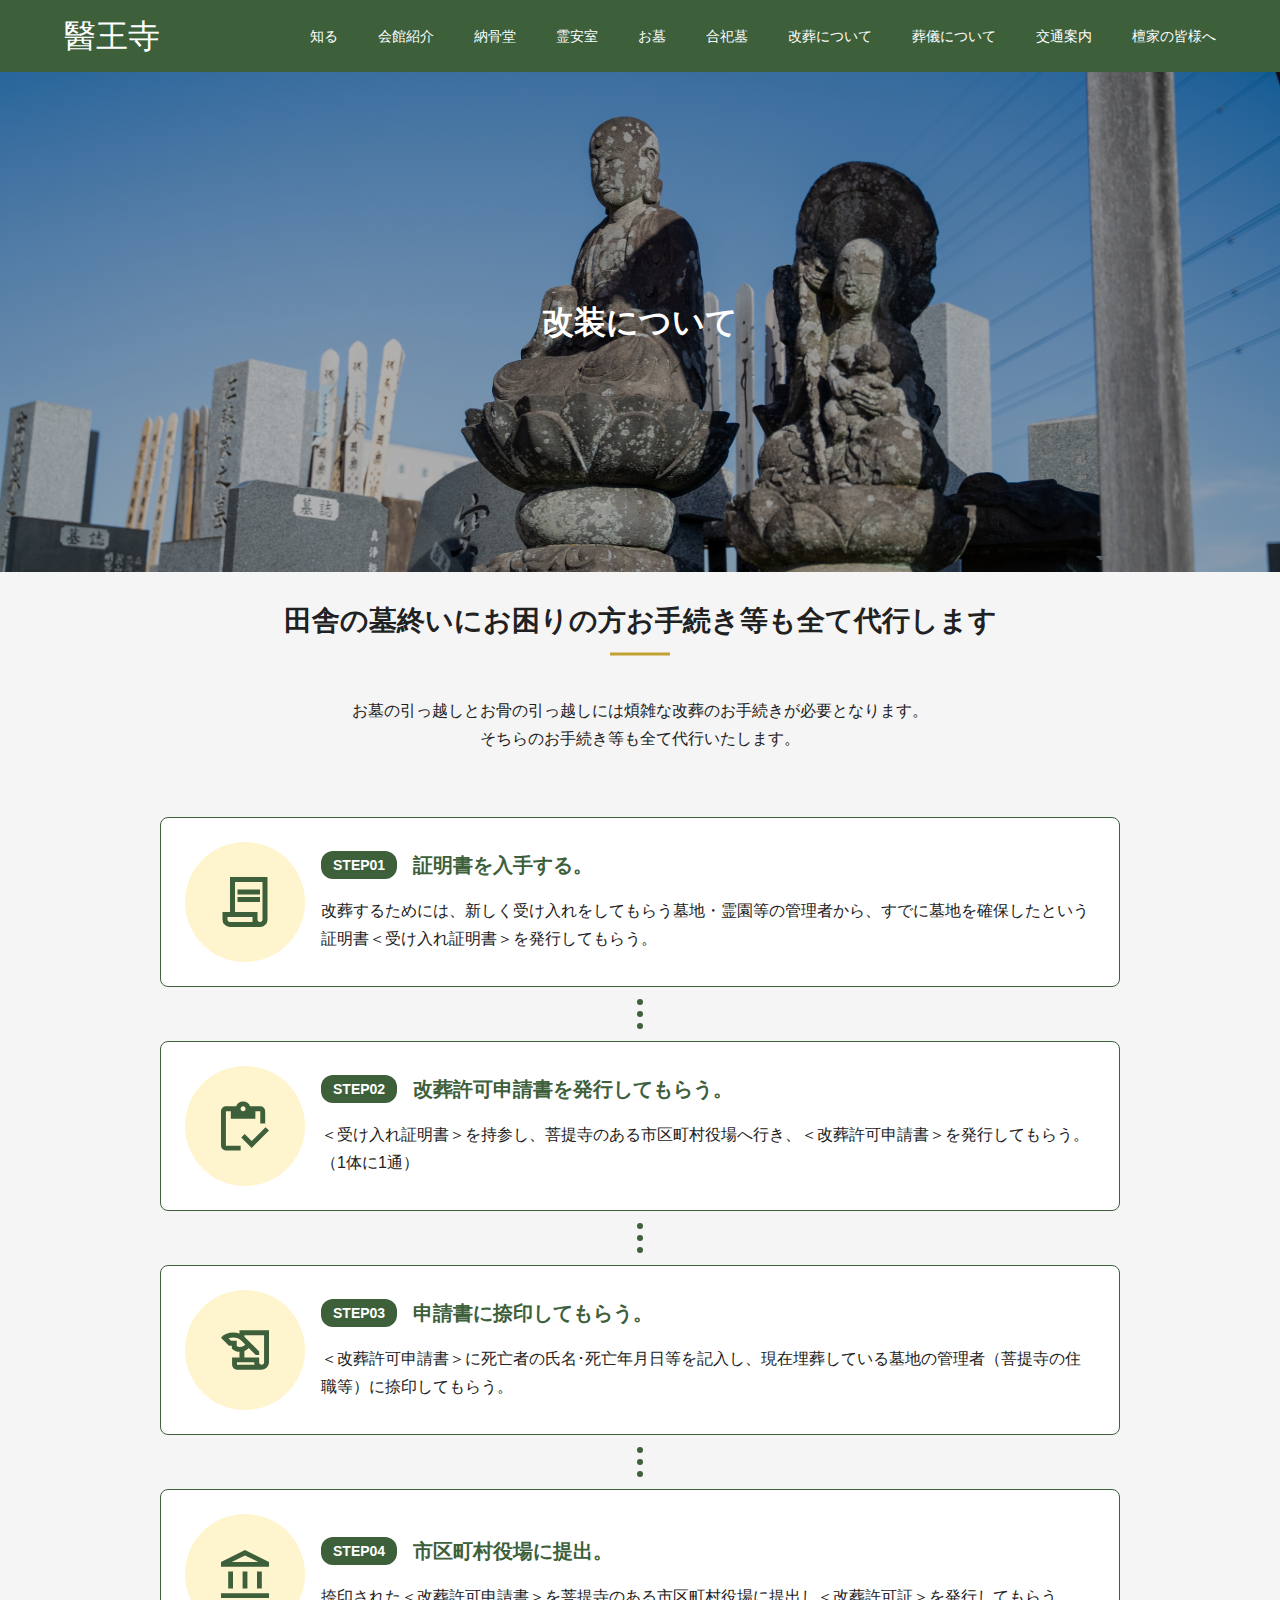
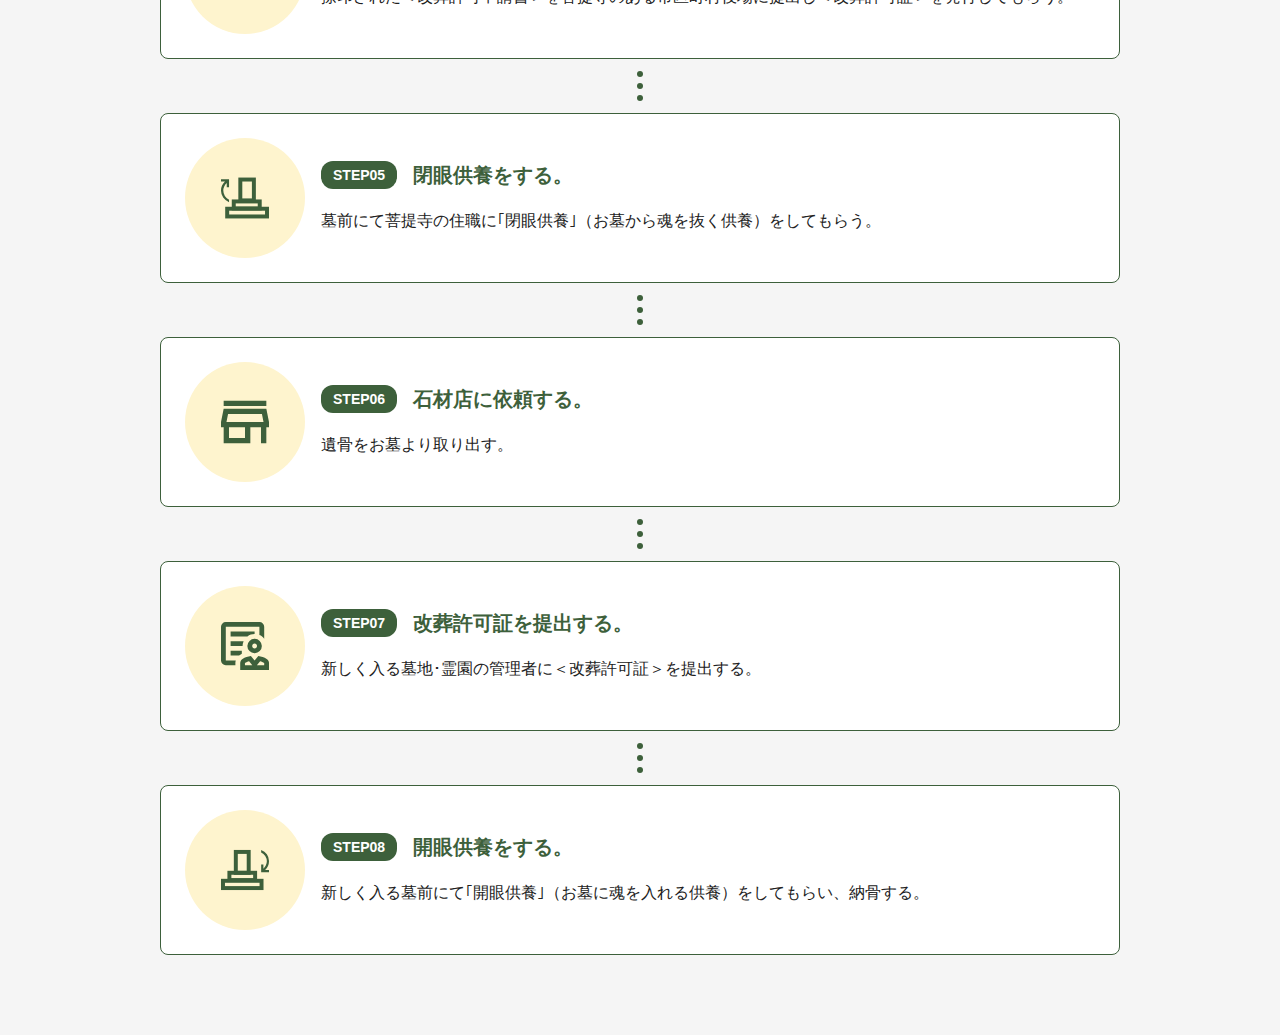
<file: kaisou.html>
<!DOCTYPE html>
<html lang="ja">

<head>
  <meta charset="UTF-8">
  <meta name="viewport" content="width=device-width, initial-scale=1.0">
  <link rel="stylesheet" href="./css/style.css">

  <title>Document</title>
</head>

<body>
  <header class="l-header">
    <h2 class="l-header__title">醫王寺</h2>
    <nav class="l-header__nav">
      <ul>
        <li>知る</li>
        <li>会館紹介</li>
        <li>納骨堂</li>
        <li>霊安室</li>
        <li>お墓</li>
        <li>合祀墓</li>
        <li>改葬について</li>
        <li>葬儀について</li>
        <li>交通案内</li>
        <li>檀家の皆様へ</li>
      </ul>
    </nav>
  </header>
  <main>
    <div class="c-mv">
      <img src="./images/kaisou/kaisou-mv.jpg" alt="改装ページのメインビジュアル">
      <h1>改装について</h1>
    </div>
    <section class="c-bg-gray p-kaisou">
      <div class="c-inner">
        <h2 class="c-subtitle--underline">田舎の墓終いにお困りの方お手続き等も全て代行します</h2>
        <p class="p-kaisou__text">
          お墓の引っ越しとお骨の引っ越しには煩雑な改葬のお手続きが必要となります。<br />
          そちらのお手続き等も全て代行いたします。
        </p>
        <ul>
          <li>
            <div class="p-kaisou-step__icon">
              <img src="./images/kaisou/step-01.svg" alt="改装の１つ目のステップのアイコン">
            </div>
            <div class="p-kaisou-step__textArea">
              <div class="p-kaisou-step__title">
                <label for="">STEP01</label>
                <h3>証明書を入手する。</h3>
              </div>
              <p>
                改葬するためには、新しく受け入れをしてもらう墓地・霊園等の管理者から、すでに墓地を確保したという証明書＜受け入れ証明書＞を発行してもらう。
              </p>
            </div>
          </li>
          <div class="p-kaisou-step__circle">
            <span></span>
            <span></span>
            <span></span>
          </div>
          <li>
            <div class="p-kaisou-step__icon">
              <img src="./images/kaisou/step-02.svg" alt="改装の２つ目のステップのアイコン">
            </div>
            <div class="p-kaisou-step__textArea">
              <div class="p-kaisou-step__title">
                <label for="">STEP02</label>
                <h3>改葬許可申請書を発行してもらう。</h3>
              </div>
              <p>
                ＜受け入れ証明書＞を持参し、菩提寺のある市区町村役場へ行き、＜改葬許可申請書＞を発行してもらう。<br />（1体に1通）
              </p>
            </div>
          </li>
          <div class="p-kaisou-step__circle">
            <span></span>
            <span></span>
            <span></span>
          </div>
          <li>
            <div class="p-kaisou-step__icon">
              <img src="./images/kaisou/step-03.svg" alt="改装の３つ目のステップのアイコン">
            </div>
            <div class="p-kaisou-step__textArea">
              <div class="p-kaisou-step__title">
                <label for="">STEP03</label>
                <h3>申請書に捺印してもらう。</h3>
              </div>
              <p>
                ＜改葬許可申請書＞に死亡者の氏名･死亡年月日等を記入し、現在埋葬している墓地の管理者（菩提寺の住職等）に捺印してもらう。
              </p>
            </div>
          </li>
          <div class="p-kaisou-step__circle">
            <span></span>
            <span></span>
            <span></span>
          </div>
          <li>
            <div class="p-kaisou-step__icon">
              <img src="./images/kaisou/step-04.svg" alt="改装の４つ目のステップのアイコン">
            </div>
            <div class="p-kaisou-step__textArea">
              <div class="p-kaisou-step__title">
                <label for="">STEP04</label>
                <h3>市区町村役場に提出。</h3>
              </div>
              <p>
                捺印された＜改葬許可申請書＞を菩提寺のある市区町村役場に提出し＜改葬許可証＞を発行してもらう。
              </p>
            </div>
          </li>
          <div class="p-kaisou-step__circle">
            <span></span>
            <span></span>
            <span></span>
          </div>
          <li>
            <div class="p-kaisou-step__icon">
              <img src="./images/kaisou/step-05.svg" alt="改装の５つ目のステップのアイコン">
            </div>
            <div class="p-kaisou-step__textArea">
              <div class="p-kaisou-step__title">
                <label for="">STEP05</label>
                <h3>閉眼供養をする。</h3>
              </div>
              <p>
                墓前にて菩提寺の住職に｢閉眼供養｣（お墓から魂を抜く供養）をしてもらう。
              </p>
            </div>
          </li>
          <div class="p-kaisou-step__circle">
            <span></span>
            <span></span>
            <span></span>
          </div>
          <li>
            <div class="p-kaisou-step__icon">
              <img src="./images/kaisou/step-06.svg" alt="改装の６つ目のステップのアイコン">
            </div>
            <div class="p-kaisou-step__textArea">
              <div class="p-kaisou-step__title">
                <label for="">STEP06</label>
                <h3>石材店に依頼する。</h3>
              </div>
              <p>
                遺骨をお墓より取り出す。
              </p>
            </div>
          </li>
          <div class="p-kaisou-step__circle">
            <span></span>
            <span></span>
            <span></span>
          </div>
          <li>
            <div class="p-kaisou-step__icon">
              <img src="./images/kaisou/step-07.svg" alt="改装の７つ目のステップのアイコン">
            </div>
            <div class="p-kaisou-step__textArea">
              <div class="p-kaisou-step__title">
                <label for="">STEP07</label>
                <h3>改葬許可証を提出する。</h3>
              </div>
              <p>
                新しく入る墓地･霊園の管理者に＜改葬許可証＞を提出する。
              </p>
            </div>
          </li>
          <div class="p-kaisou-step__circle">
            <span></span>
            <span></span>
            <span></span>
          </div>
          <li>
            <div class="p-kaisou-step__icon">
              <img src="./images/kaisou/step-08.svg" alt="改装の８つ目のステップのアイコン">
            </div>
            <div class="p-kaisou-step__textArea">
              <div class="p-kaisou-step__title">
                <label for="">STEP08</label>
                <h3>開眼供養をする。</h3>
              </div>
              <p>
                新しく入る墓前にて｢開眼供養｣（お墓に魂を入れる供養）をしてもらい、納骨する。
              </p>
            </div>
          </li>
        </ul>
      </div>
    </section>
  </main>
</body>

</html>
</file>
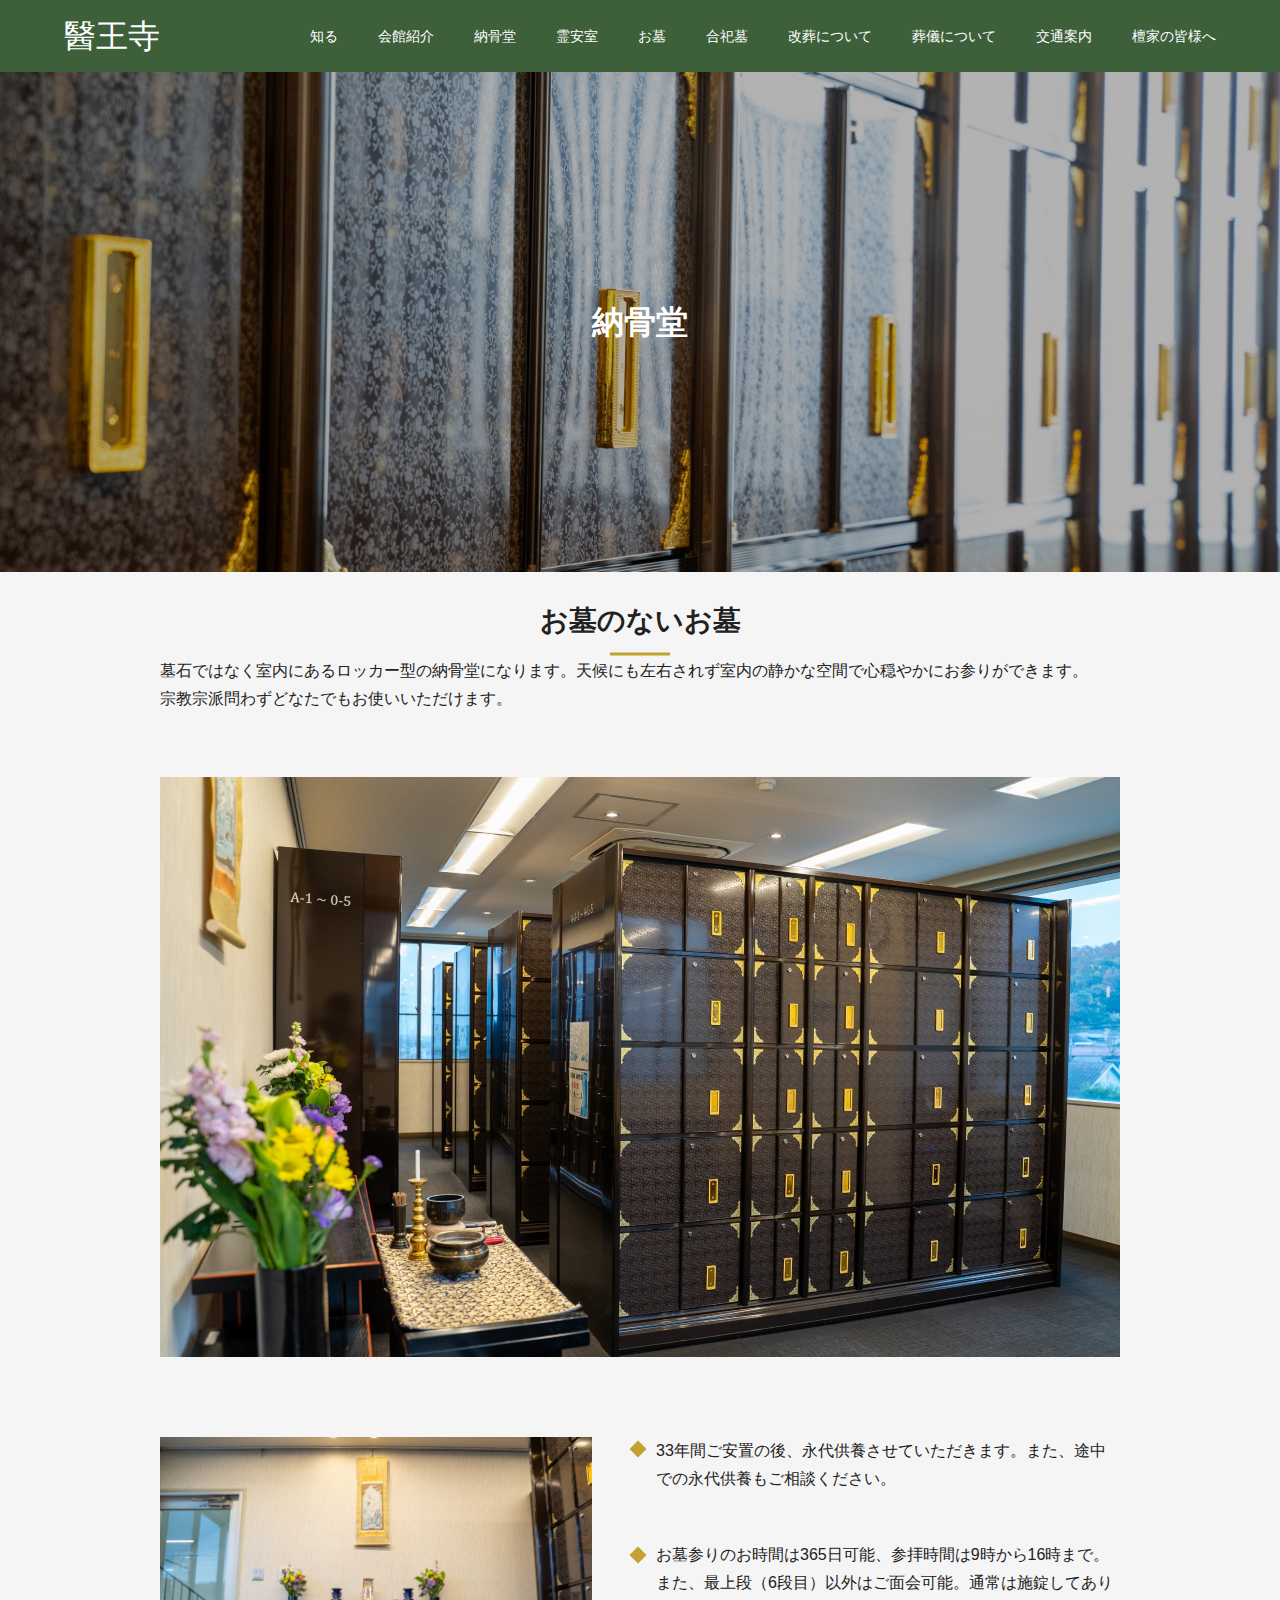
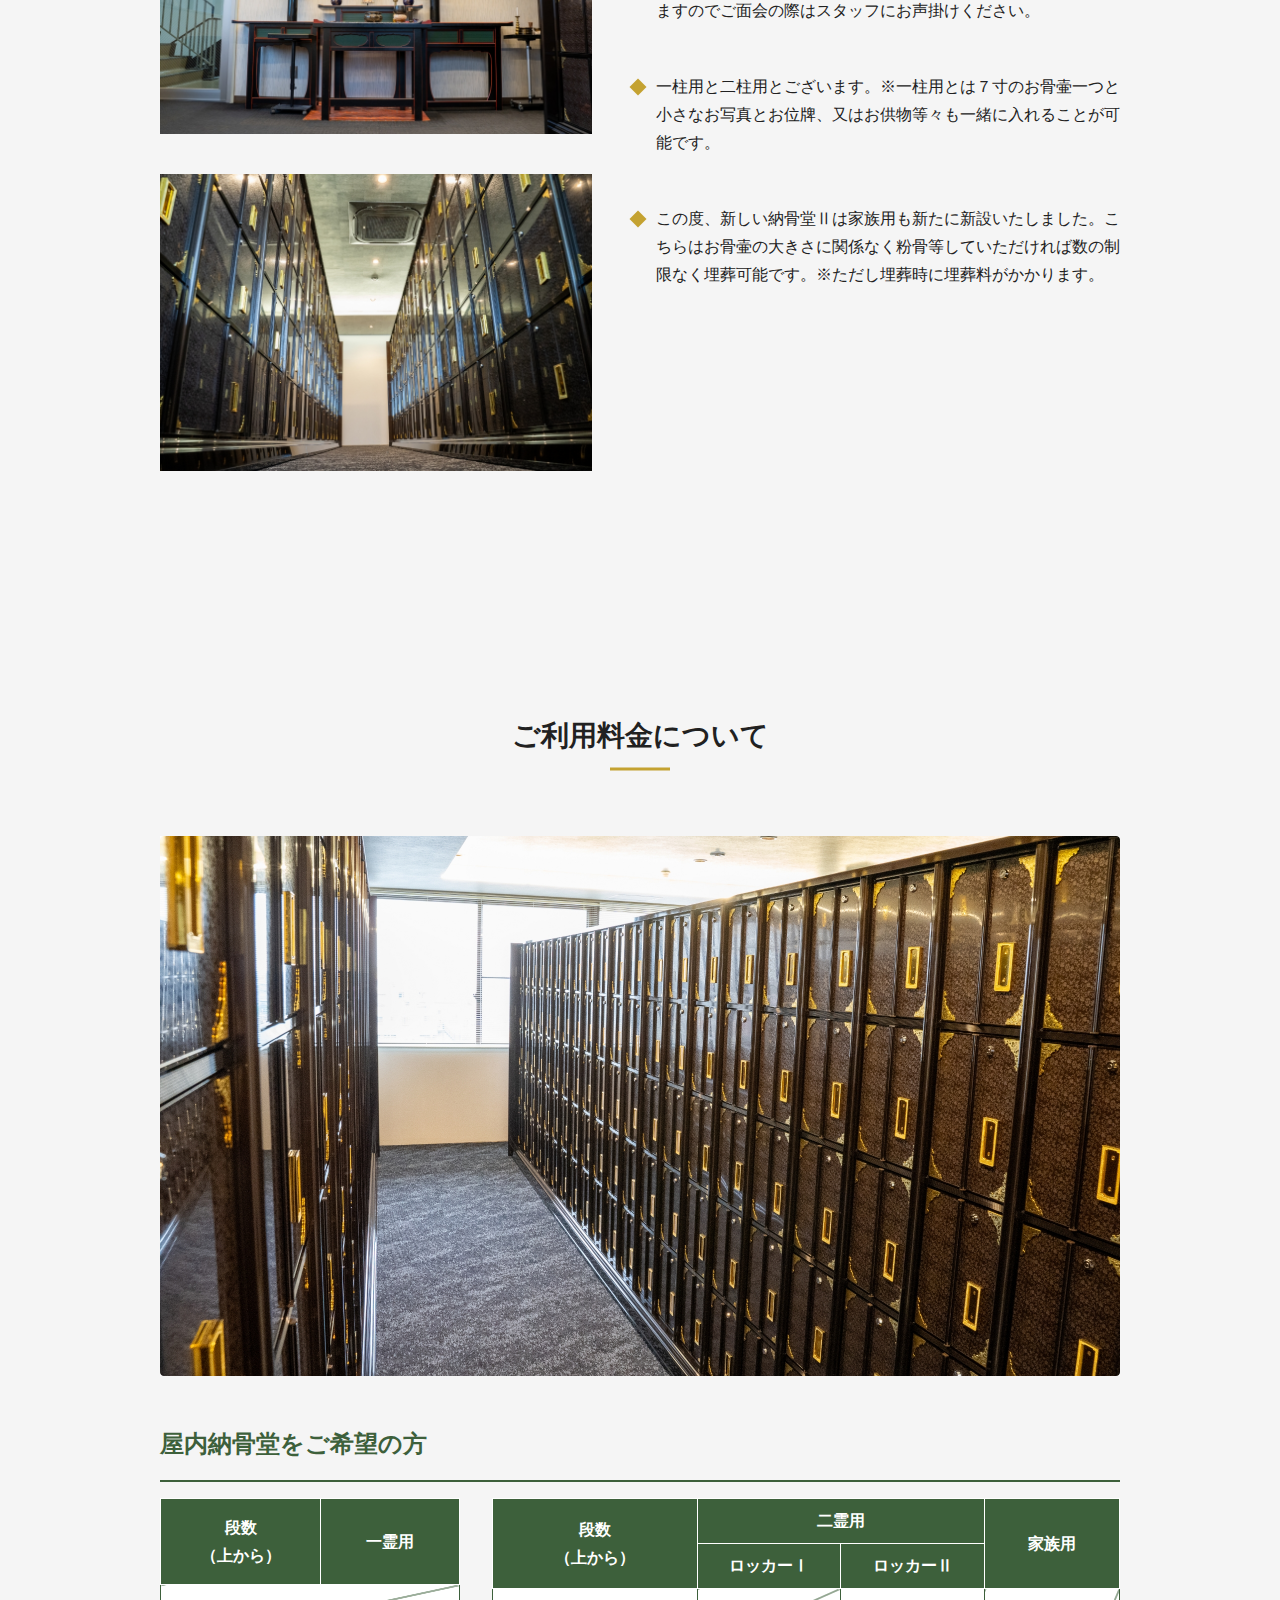
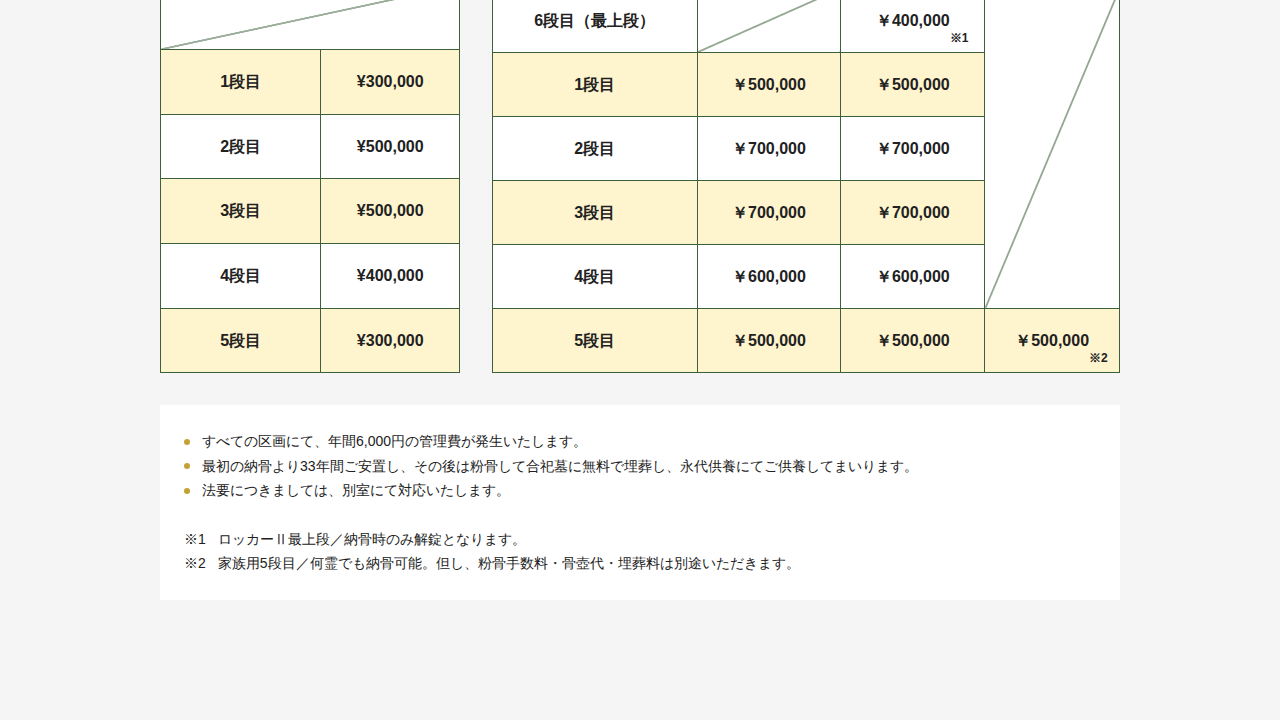
<file: noukotsudou.html>
<!DOCTYPE html>
<html lang="ja">

<head>
  <meta charset="UTF-8">
  <meta name="viewport" content="width=device-width, initial-scale=1.0">
  <link rel="stylesheet" href="./css/style.css">

  <title>Document</title>
</head>

<body>
  <header class="l-header">
    <h2 class="l-header__title">醫王寺</h2>
    <nav class="l-header__nav">
      <ul>
        <li>知る</li>
        <li>会館紹介</li>
        <li>納骨堂</li>
        <li>霊安室</li>
        <li>お墓</li>
        <li>合祀墓</li>
        <li>改葬について</li>
        <li>葬儀について</li>
        <li>交通案内</li>
        <li>檀家の皆様へ</li>
      </ul>
    </nav>
  </header>
  <main>
    <div class="c-mv">
      <img src="./images/noukotsudou/noukotsudou-mv.jpg" alt="納骨堂ページのメインビジュアル">
      <h1>納骨堂</h1>
    </div>
    <section class="p-noukotsudou-about c-bg-gray">
      <div class="c-inner">
        <h2 class="c-subtitle--underline">お墓のないお墓</h2>
        <p>墓石ではなく室内にあるロッカー型の納骨堂になります。天候にも左右されず室内の静かな空間で心穏やかにお参りができます。<br />
          宗教宗派問わずどなたでもお使いいただけます。</p>
        <img src="./images/noukotsudou/noukotsudou-01.jpg" alt="納骨堂の全体を写した画像" class="p-noukotsudou-about__image">
        <div class="p-noukotsudou-about__description">
          <div class="p-noukotsudou-about__description-images">
            <img src="./images/noukotsudou/noukotsudou-02.jpg" alt="祭壇の画像">
            <img src="./images/noukotsudou/noukotsudou-03.jpg" alt="納骨堂の画像">
          </div>
          <ul>
            <li>
              <p>33年間ご安置の後、永代供養させていただきます。また、途中での永代供養もご相談ください。</p>
            </li>
            <li>
              <p>お墓参りのお時間は365日可能、参拝時間は9時から16時まで。また、最上段（6段目）以外はご面会可能。通常は施錠してありますのでご面会の際はスタッフにお声掛けください。</p>
            </li>
            <li>
              <p>一柱用と二柱用とございます。※一柱用とは７寸のお骨壷一つと小さなお写真とお位牌、又はお供物等々も一緒に入れることが可能です。</p>
            </li>
            <li>
              <p>この度、新しい納骨堂Ⅱは家族用も新たに新設いたしました。こちらはお骨壷の大きさに関係なく粉骨等していただければ数の制限なく埋葬可能です。※ただし埋葬時に埋葬料がかかります。</p>
            </li>
          </ul>
        </div>
      </div>
    </section>
    <section></section>
    <section class="p-noukotsudou-fee c-bg-gray">
      <div class="c-inner">
        <h2 class="c-subtitle--underline">ご利用料金について</h2>
        <img src="./images/noukotsudou/noukotsudou-04.jpg" alt="納骨堂の全体を写した画像">
        <h3>屋内納骨堂をご希望の方</h3>
        <div class="p-noukotsudou-fee__table">
          <table>
            <thead>
              <tr>
                <th>段数<br />（上から）</th>
                <th>一霊用</th>
              </tr>
            </thead>
            <tbody>
              <tr>
                <td colspan="2" class="diagonal-line"></td>
              </tr>
              <tr>
                <td>1段目</td>
                <td>¥300,000</td>
              </tr>
              <tr>
                <td>2段目</td>
                <td>¥500,000</td>
              </tr>
              <tr>
                <td>3段目</td>
                <td>¥500,000</td>
              </tr>
              <tr>
                <td>4段目</td>
                <td>¥400,000</td>
              </tr>
              <tr>
                <td>5段目</td>
                <td>¥300,000</td>
              </tr>
            </tbody>
          </table>
          <table>
            <thead>
              <tr>
                <th rowspan="2">段数<br />（上から）</th>
                <th colspan="2">二霊用</th>
                <th rowspan="2">家族用</th>
              </tr>
              <tr>
                <th>ロッカーⅠ</th>
                <th>ロッカーⅡ</th>
              </tr>
            </thead>
            <tbody>
              <tr>
                <td>6段目（最上段）</td>
                <td class="diagonal-line"></td>
                <td class="with-caption">￥400,000<span>※1</span></td>
                <td rowspan="5" class="diagonal-line"></td>
              </tr>
              <tr>
                <td>1段目</td>
                <td>￥500,000</td>
                <td>￥500,000</td>
              </tr>
              <tr>
                <td>2段目</td>
                <td>￥700,000</td>
                <td>￥700,000</td>
              </tr>
              <tr>
                <td>3段目</td>
                <td>￥700,000</td>
                <td>￥700,000</td>
              </tr>
              <tr>
                <td>4段目</td>
                <td>￥600,000</td>
                <td>￥600,000</td>
              </tr>
              <tr>
                <td>5段目</td>
                <td>￥500,000</td>
                <td>￥500,000</td>
                <td class="with-caption">￥500,000<span>※2</span></td>
              </tr>
            </tbody>
          </table>
        </div>
        <div class="p-noukotsudou-fee__table-description">
          <ul>
            <li>すべての区画にて、年間6,000円の管理費が発生いたします。</li>
            <li>最初の納骨より33年間ご安置し、その後は粉骨して合祀墓に無料で埋葬し、永代供養にてご供養してまいります。</li>
            <li>法要につきましては、別室にて対応いたします。</li>
          </ul>
          <ul>
            <li>ロッカーⅡ最上段／納骨時のみ解錠となります。</li>
            <li>家族用5段目／何霊でも納骨可能。但し、粉骨手数料・骨壺代・埋葬料は別途いただきます。</li>
          </ul>
        </div>
      </div>
    </section>
  </main>
</body>

</html>
</file>
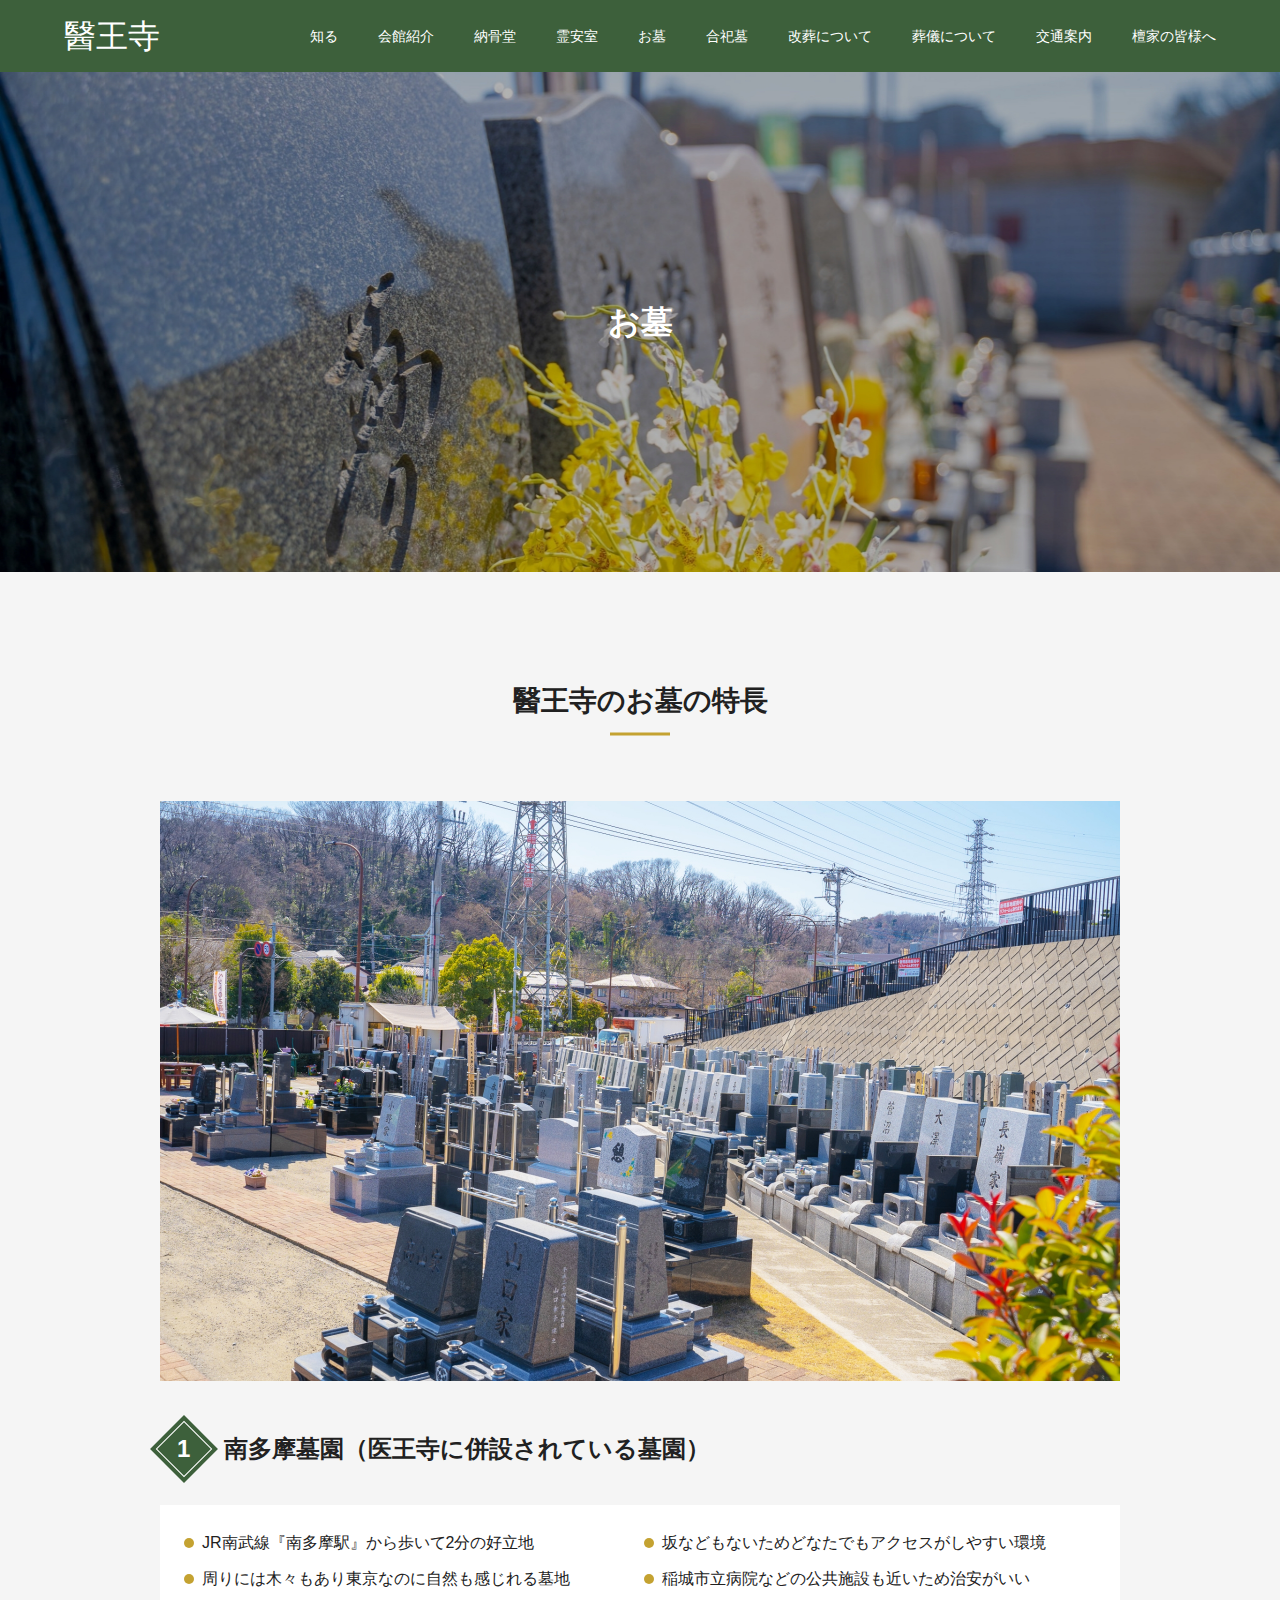
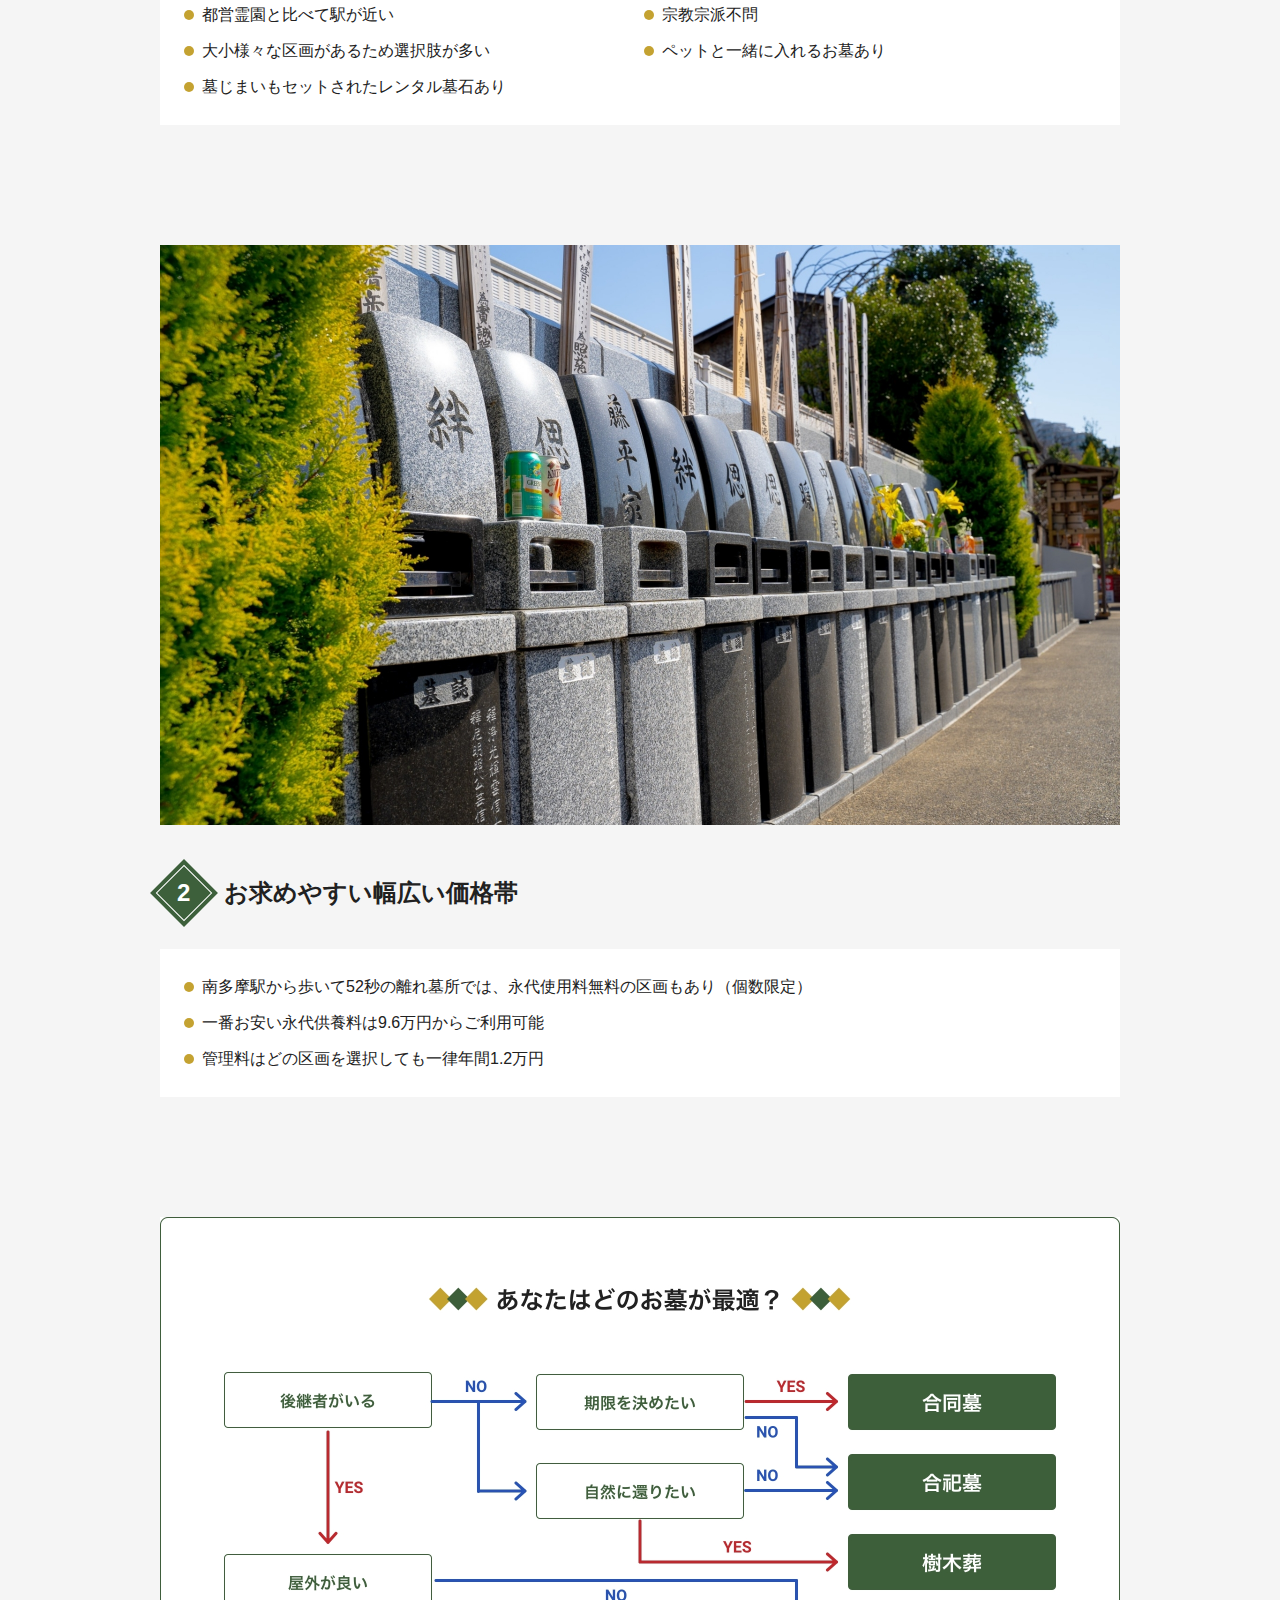
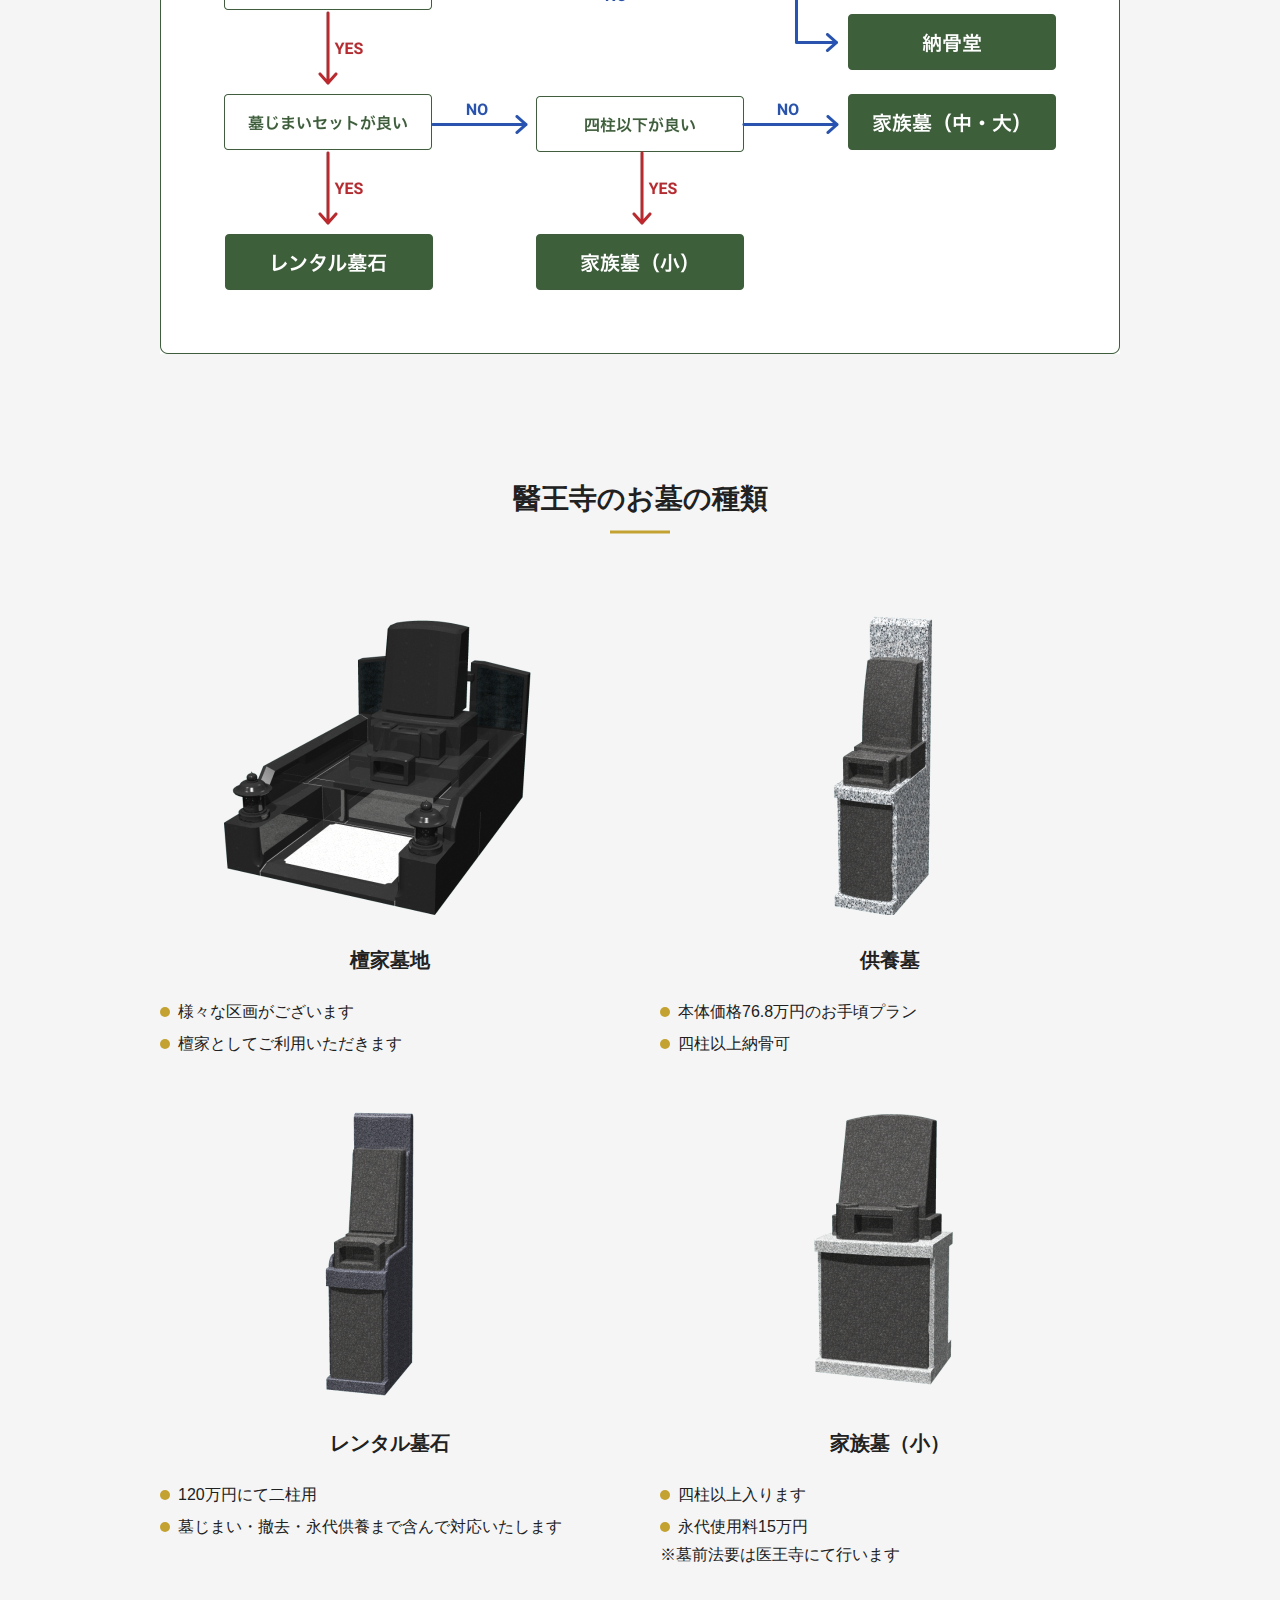
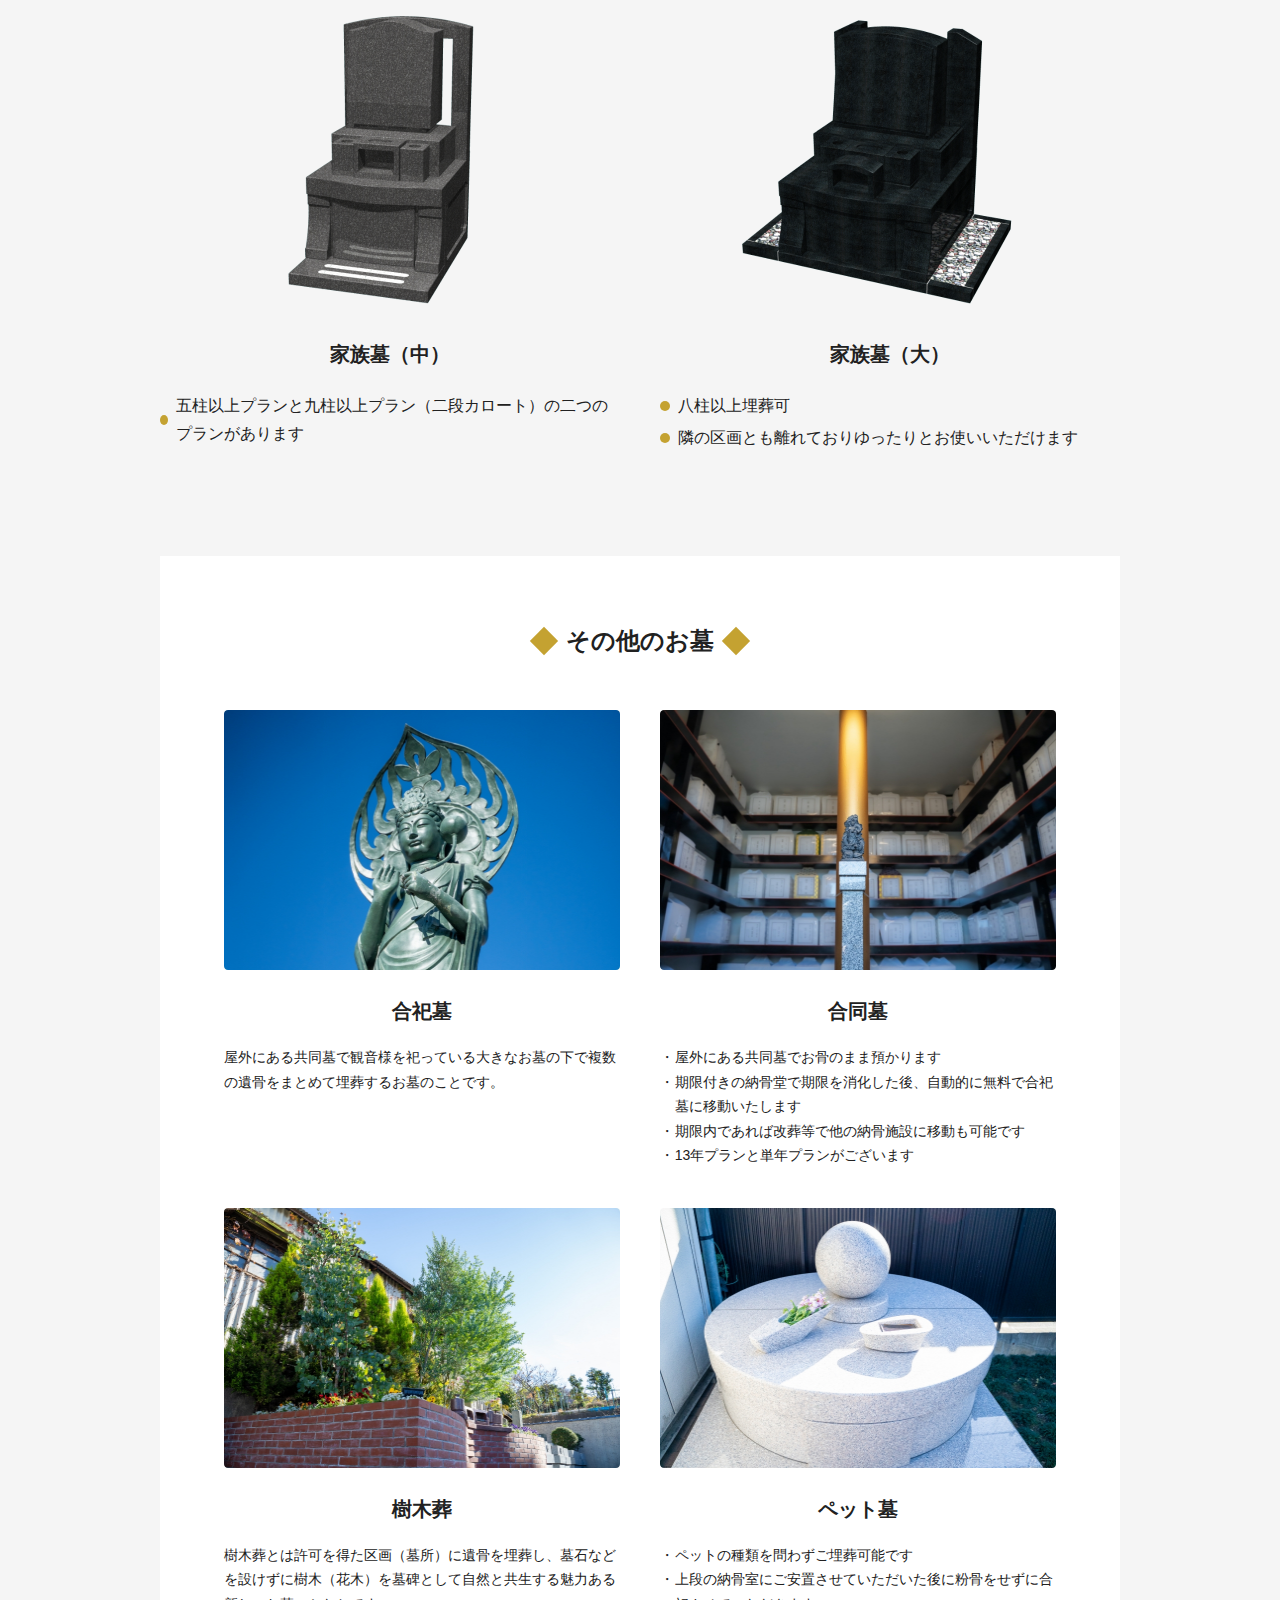
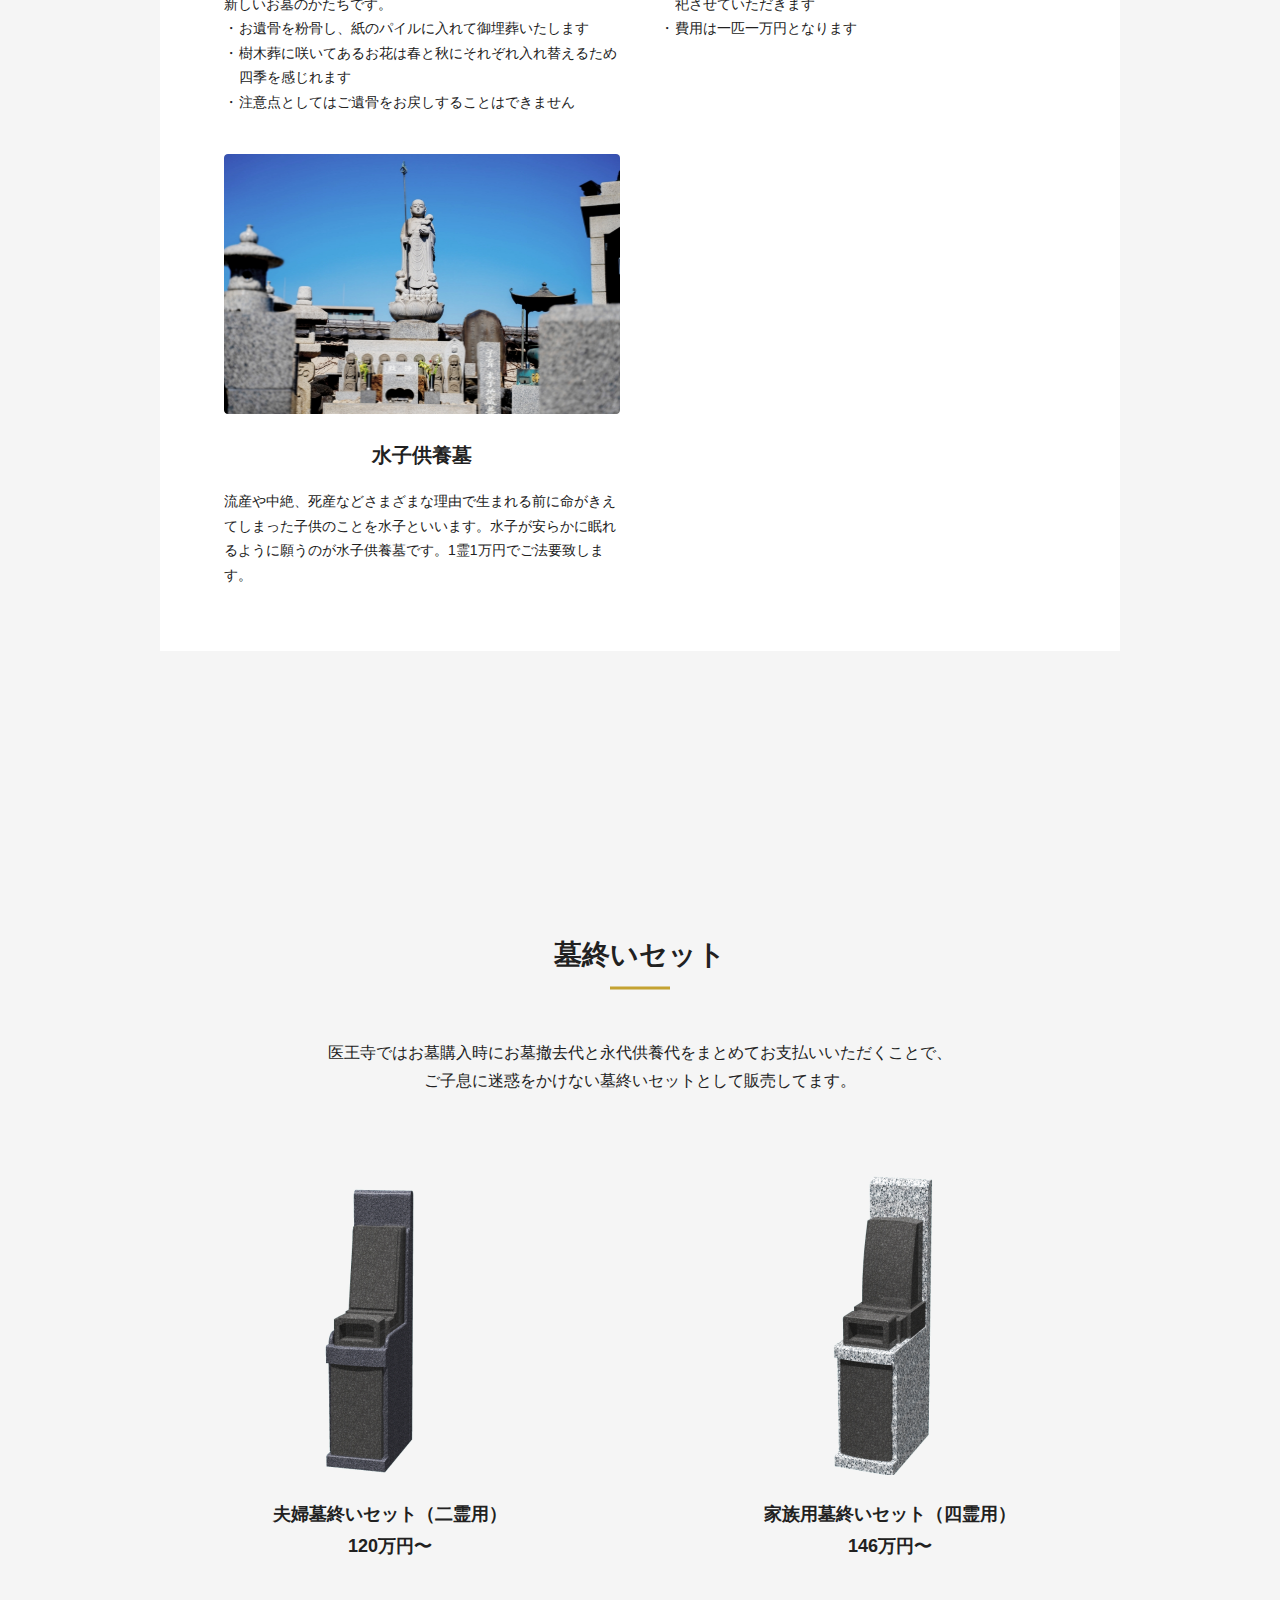
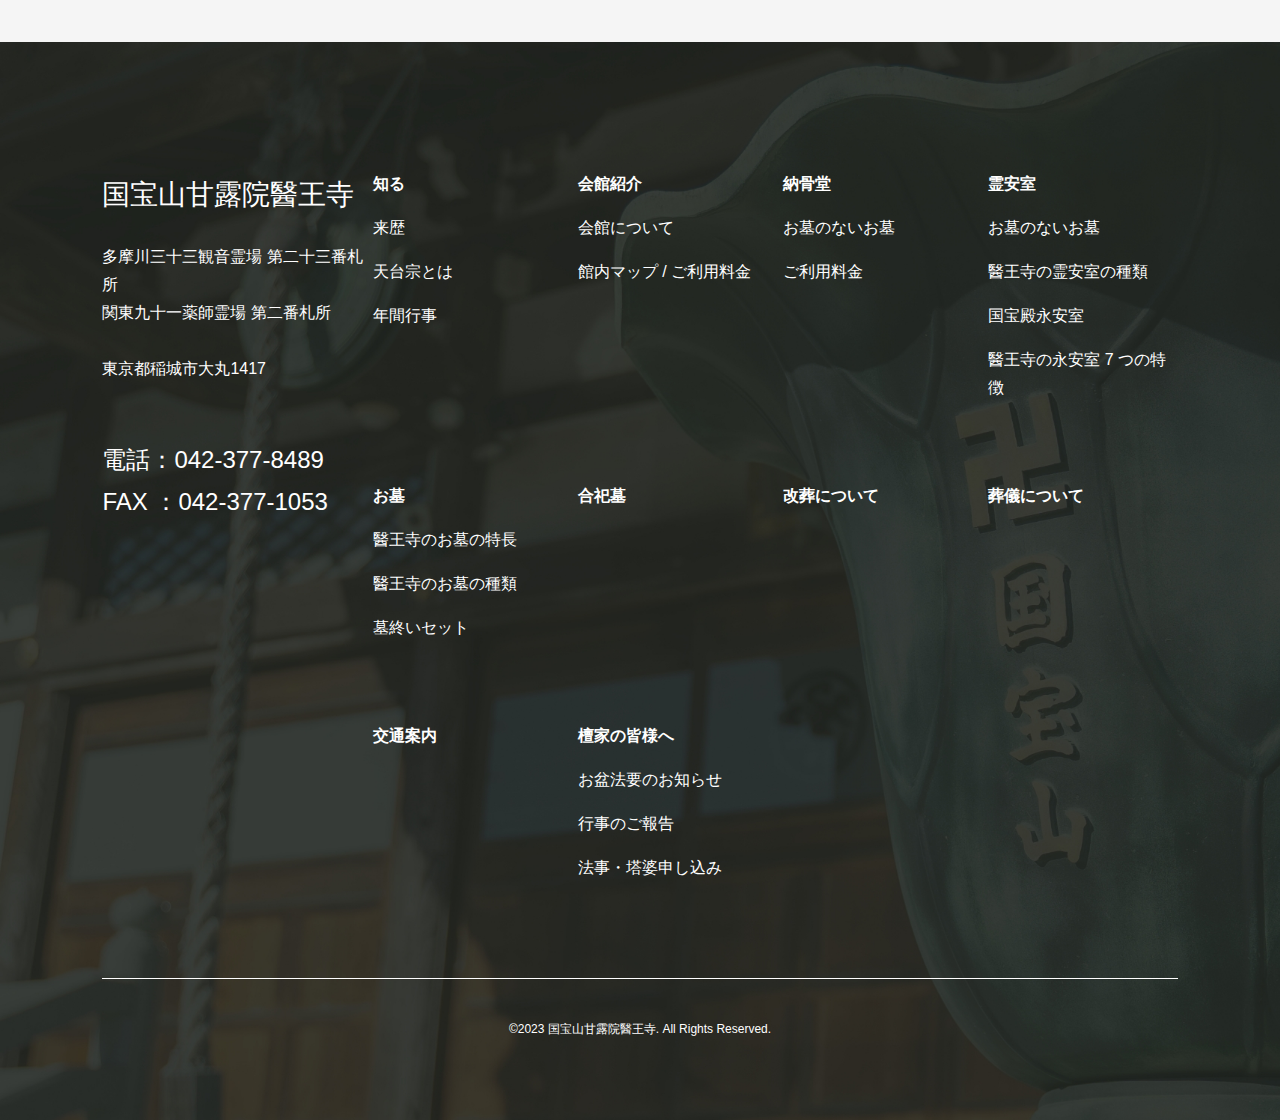
<file: ohaka.html>
<!DOCTYPE html>
<html lang="ja">

<head>
  <meta charset="UTF-8">
  <meta name="viewport" content="width=device-width, initial-scale=1.0">
  <link rel="stylesheet" href="./css/style.css">

  <title>Document</title>
</head>

<body>
  <header class="l-header">
    <h2 class="l-header__title">醫王寺</h2>
    <nav class="l-header__nav">
      <ul>
        <li>知る</li>
        <li>会館紹介</li>
        <li>納骨堂</li>
        <li>霊安室</li>
        <li>お墓</li>
        <li>合祀墓</li>
        <li>改葬について</li>
        <li>葬儀について</li>
        <li>交通案内</li>
        <li>檀家の皆様へ</li>
      </ul>
    </nav>
  </header>
  <main>
    <div class="c-mv">
      <img src="./images/haka/haka-mv.jpg" alt="お墓ページのメインビジュアル">
      <h1>お墓</h1>
    </div>
    <div class="p-ohaka c-bg-gray">
      <div class="c-inner">
        <section class="p-ohaka-features">
          <h2 class="c-subtitle--underline">醫王寺のお墓の特長</h2>
          <ul class="p-ohaka-features__list">
            <li>
              <img src="./images/haka/haka-01.jpg" alt="南多摩墓園の画像">
              <h3 class="green">
                <div><span>1</span></div>
                <p>南多摩墓園（医王寺に併設されている墓園）</p>
              </h3>
              <ul class="columns">
                <li>JR南武線『南多摩駅』から歩いて2分の好立地</li>
                <li>坂などもないためどなたでもアクセスがしやすい環境</li>
                <li>周りには木々もあり東京なのに自然も感じれる墓地</li>
                <li>稲城市立病院などの公共施設も近いため治安がいい</li>
                <li>都営霊園と比べて駅が近い</li>
                <li>宗教宗派不問</li>
                <li>大小様々な区画があるため選択肢が多い</li>
                <li>ペットと一緒に入れるお墓あり</li>
                <li>墓じまいもセットされたレンタル墓石あり</li>
              </ul>
            </li>
            <li>
              <img src="./images/haka/haka-02.jpg" alt="供養墓の画像">
              <h3 class="green">
                <div><span>2</span></div>
                <p>お求めやすい幅広い価格帯</p>
              </h3>
              <ul>
                <li>南多摩駅から歩いて52秒の離れ墓所では、永代使用料無料の区画もあり（個数限定）</li>
                <li>一番お安い永代供養料は9.6万円からご利用可能</li>
                <li>管理料はどの区画を選択しても一律年間1.2万円</li>
              </ul>
            </li>
          </ul>
        </section>
        <div class="p-ohaka-best-image">
          <img src="./images/haka/haka-best.jpg" alt="あなたはどのお墓が最適についての画像">
        </div>
        <section class="p-ohaka-type">
          <h2 class="c-subtitle--underline">醫王寺のお墓の種類</h2>
          <ul class="p-ohaka-type__list">
            <li>
              <img src="./images/haka/haka-type-01.png" alt="檀家墓地の画像">
              <h3>檀家墓地</h3>
              <ul>
                <li>様々な区画がございます</li>
                <li>檀家としてご利用いただきます</li>
              </ul>
            </li>
            <li>
              <img src="./images/haka/haka-type-02.png" alt="供養墓の画像">
              <h3>供養墓</h3>
              <ul>
                <li>本体価格76.8万円のお手頃プラン</li>
                <li>四柱以上納骨可</li>
              </ul>
            </li>
            <li>
              <img src="./images/haka/haka-type-03.png" alt="レンタル墓石の画像">
              <h3>レンタル墓石</h3>
              <ul>
                <li>120万円にて二柱用</li>
                <li>墓じまい・撤去・永代供養まで含んで対応いたします</li>
              </ul>
            </li>
            <li>
              <img src="./images/haka/haka-type-04.png" alt="家族墓（小）の画像">
              <h3>家族墓（小）</h3>
              <ul>
                <li>四柱以上入ります</li>
                <li>永代使用料15万円</li>
              </ul>
              <p>※墓前法要は医王寺にて行います</p>
            </li>
            <li>
              <img src="./images/haka/haka-type-05.png" alt="家族墓（中）の画像">
              <h3>家族墓（中）</h3>
              <ul>
                <li>五柱以上プランと九柱以上プラン（二段カロート）の二つのプランがあります</li>
              </ul>
            </li>
            <li>
              <img src="./images/haka/haka-type-06.png" alt="家族墓（大）の画像">
              <h3>家族墓（大）</h3>
              <ul>
                <li>八柱以上埋葬可</li>
                <li>隣の区画とも離れておりゆったりとお使いいただけます</li>
              </ul>
            </li>
          </ul>
        </section>
        <section class="p-haka-other">
          <h2 class="c-subtitle--rhombus">その他のお墓</h2>
          <ul class="p-haka-other__list">
            <li>
              <img src="./images/haka/haka-other-01.jpg" alt="合祀墓の画像">
              <h3>合祀墓</h3>
              <p>屋外にある共同墓で観音様を祀っている大きなお墓の下で複数の遺骨をまとめて埋葬するお墓のことです。</p>
            </li>
            <li>
              <img src="./images/haka/haka-other-02.jpg" alt="合同墓の画像">
              <h3>合同墓</h3>
              <ul>
                <li>屋外にある共同墓でお骨のまま預かります</li>
                <li>期限付きの納骨堂で期限を消化した後、自動的に無料で合祀墓に移動いたします</li>
                <li>期限内であれば改葬等で他の納骨施設に移動も可能です</li>
                <li>13年プランと単年プランがございます</li>
              </ul>
            </li>
            <li>
              <img src="./images/haka/haka-other-03.jpg" alt="樹木葬の画像">
              <h3>樹木葬</h3>
              <p>樹木葬とは許可を得た区画（墓所）に遺骨を埋葬し、墓石などを設けずに樹木（花木）を墓碑として自然と共生する魅力ある新しいお墓のかたちです。</p>
              <ul>
                <li>お遺骨を粉骨し、紙のパイルに入れて御埋葬いたします</li>
                <li>樹木葬に咲いてあるお花は春と秋にそれぞれ入れ替えるため
                  四季を感じれます</li>
                <li>注意点としてはご遺骨をお戻しすることはできません</li>
              </ul>
            </li>
            <li>
              <img src="./images/haka/haka-other-04.jpg" alt="ペット墓の画像">
              <h3>ペット墓</h3>
              <ul>
                <li>ペットの種類を問わずご埋葬可能です</li>
                <li>上段の納骨室にご安置させていただいた後に粉骨をせずに合祀させていただきます</li>
                <li>費用は一匹一万円となります</li>
              </ul>
            </li>
            <li>
              <img src="./images/haka/haka-other-05.jpg" alt="水子供養墓の画像">
              <h3>水子供養墓</h3>
              <p>流産や中絶、死産などさまざまな理由で生まれる前に命がきえてしまった子供のことを水子といいます。水子が安らかに眠れるように願うのが水子供養墓です。1霊1万円でご法要致します。</p>
            </li>
          </ul>
        </section>
        <video src=""></video>
        <section class="p-haka-set">
          <h2 class="c-subtitle--underline">墓終いセット</h2>
          <p class="p-haka-set__text">医王寺ではお墓購入時にお墓撤去代と永代供養代をまとめてお支払いいただくことで、<br />ご子息に迷惑をかけない墓終いセットとして販売してます。</p>
          <ul>
            <li>
              <img src="./images/haka/haka-set-01.png" alt="夫婦墓終いセット（二霊用）の画像">
              <h3>夫婦墓終いセット（二霊用）</h3>
              <p>120万円〜</p>
            </li>
            <li>
              <img src="./images/haka/haka-set-02.png" alt="家族用墓終いセット（四霊用）の画像">
              <h3>家族用墓終いセット（四霊用）</h3>
              <p>146万円〜</p>
            </li>
          </ul>
        </section>
      </div>
    </div>
  </main>
  <footer class="l-footer">
    <div class="l-footer-top">
      <div class="l-footer--left">
        <p class="l-footer__title">国宝山甘露院醫王寺</p>
        <p class="l-footer__address--first">
          多摩川三十三観音霊場 第二十三番札所<br />
          関東九十一薬師霊場 第二番札所
        </p>
        <p class="l-footer__address--secound">
          東京都稲城市大丸1417
        </p>
        <div class="l-footer__number">
          <p>電話：042-377-8489</p>
          <p>FAX ：042-377-1053</p>
        </div>
      </div>
      <div class="l-footer--right">
        <nav>
          <ul class="l-footer__nav-list">
            <li>
              <h3>知る</h3>
              <ul>
                <li>来歴</li>
                <li>天台宗とは</li>
                <li>年間行事</li>
              </ul>
            </li>
            <li>
              <h3>会館紹介</h3>
              <ul>
                <li>会館について</li>
                <li>館内マップ / ご利用料金</li>
              </ul>
            </li>
            <li>
              <h3>納骨堂</h3>
              <ul>
                <li>お墓のないお墓</li>
                <li>ご利用料金</li>
              </ul>
            </li>
            <li>
              <h3>霊安室</h3>
              <ul>
                <li>お墓のないお墓</li>
                <li>醫王寺の霊安室の種類</li>
                <li>国宝殿永安室</li>
                <li>醫王寺の永安室 7 つの特徴</li>
              </ul>
            </li>
            <li>
              <h3>お墓</h3>
              <ul>
                <li>醫王寺のお墓の特長</li>
                <li>醫王寺のお墓の種類</li>
                <li>墓終いセット</li>
              </ul>
            </li>
            <li>
              <h3>合祀墓</h3>
            </li>
            <li>
              <h3>改葬について</h3>
            </li>
            <li>
              <h3>葬儀について</h3>
            </li>
            <li>
              <h3>交通案内</h3>
            </li>
            <li>
              <h3>檀家の皆様へ</h3>
              <ul>
                <li>お盆法要のお知らせ</li>
                <li>行事のご報告</li>
                <li>法事・塔婆申し込み</li>
              </ul>
            </li>
          </ul>
        </nav>
      </div>
    </div>
    <div class="l-footer-bottom">
      <p>&copy;2023 国宝山甘露院醫王寺. All Rights Reserved.</p>
    </div>
  </footer>
</body>

</html>
</file>
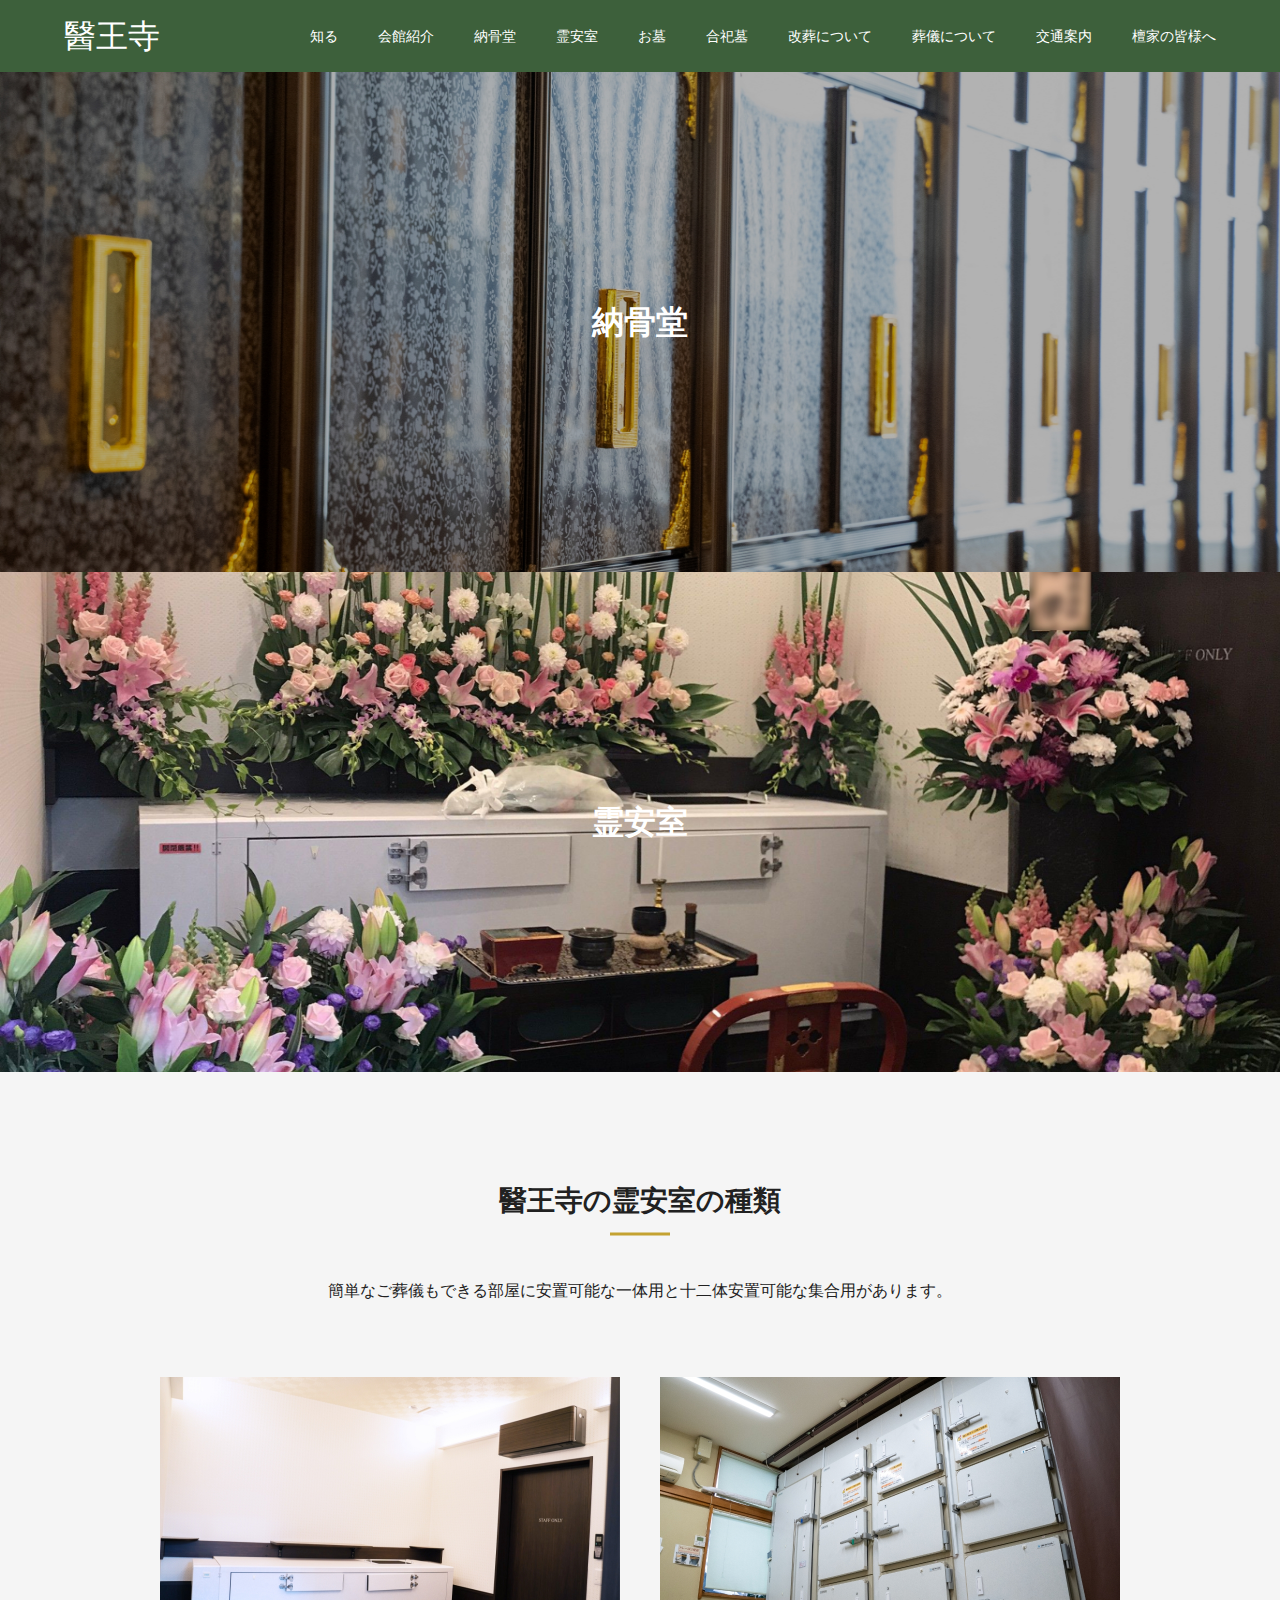
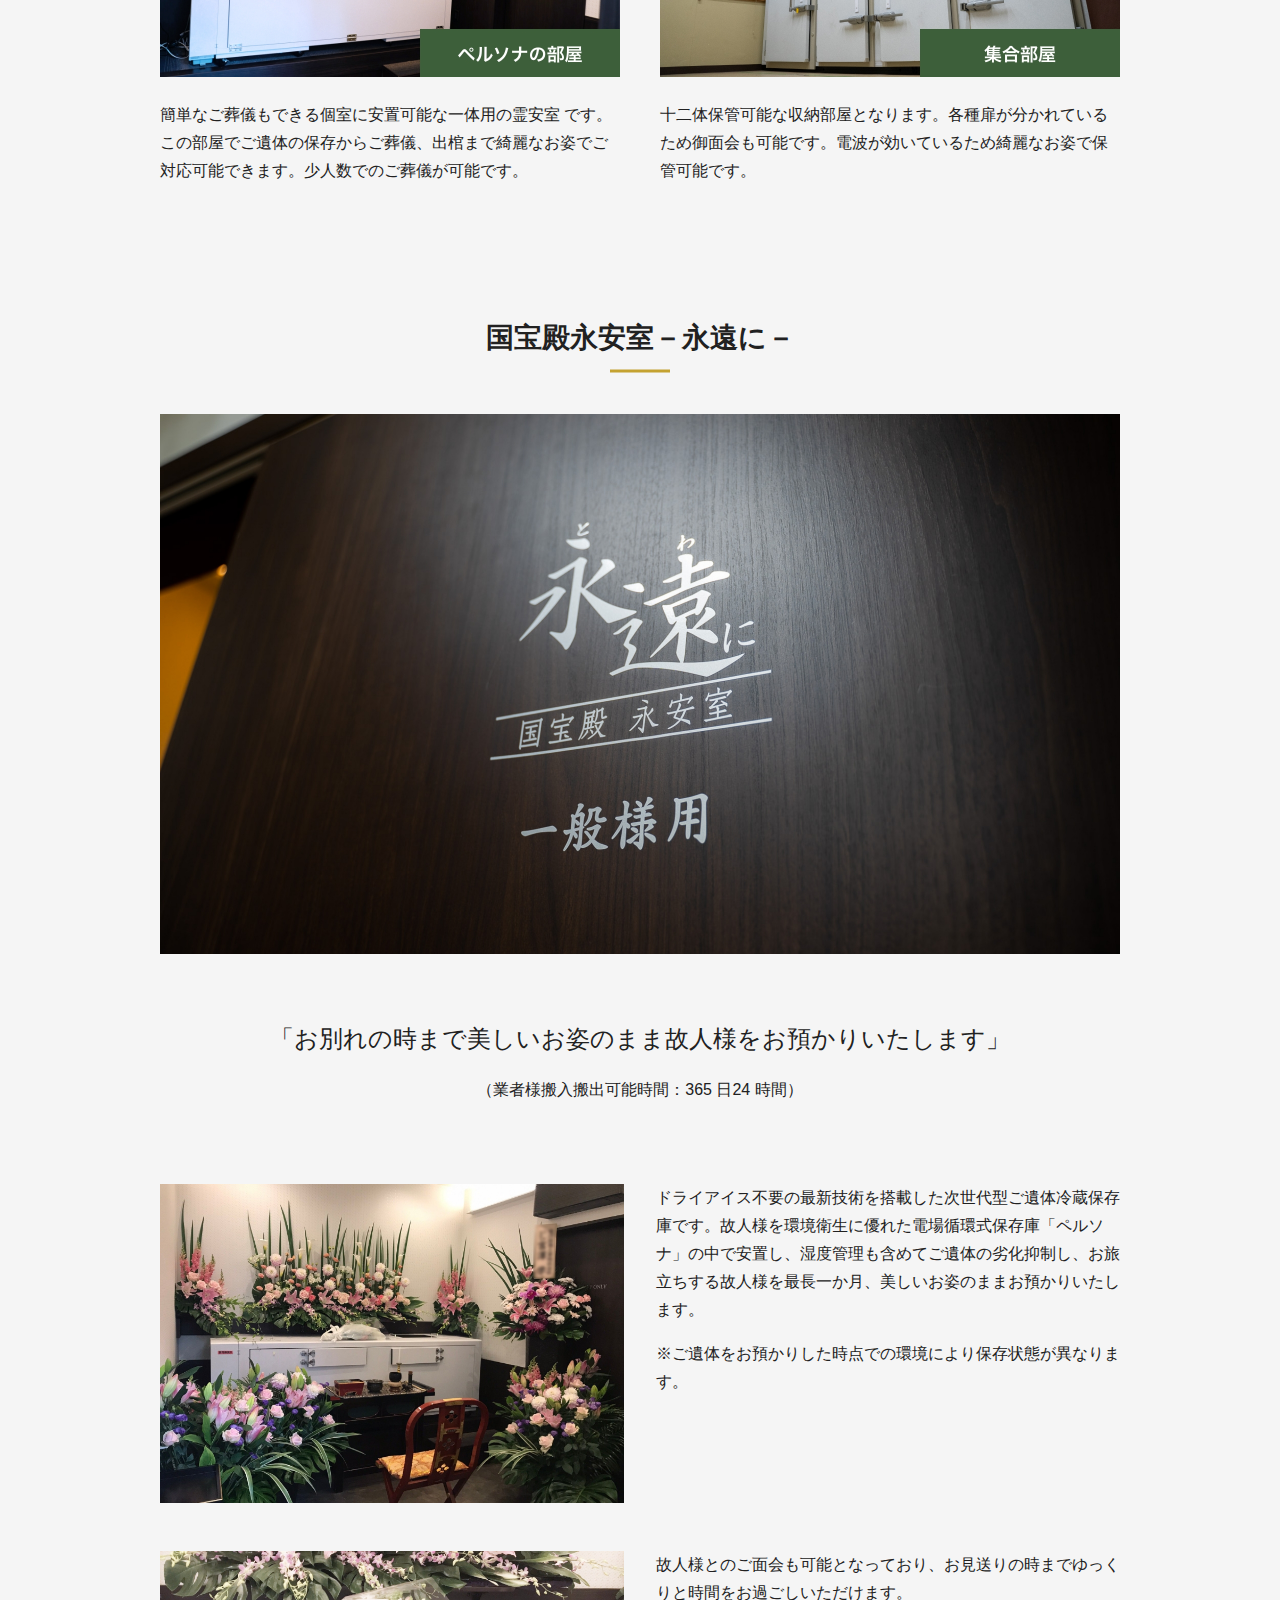
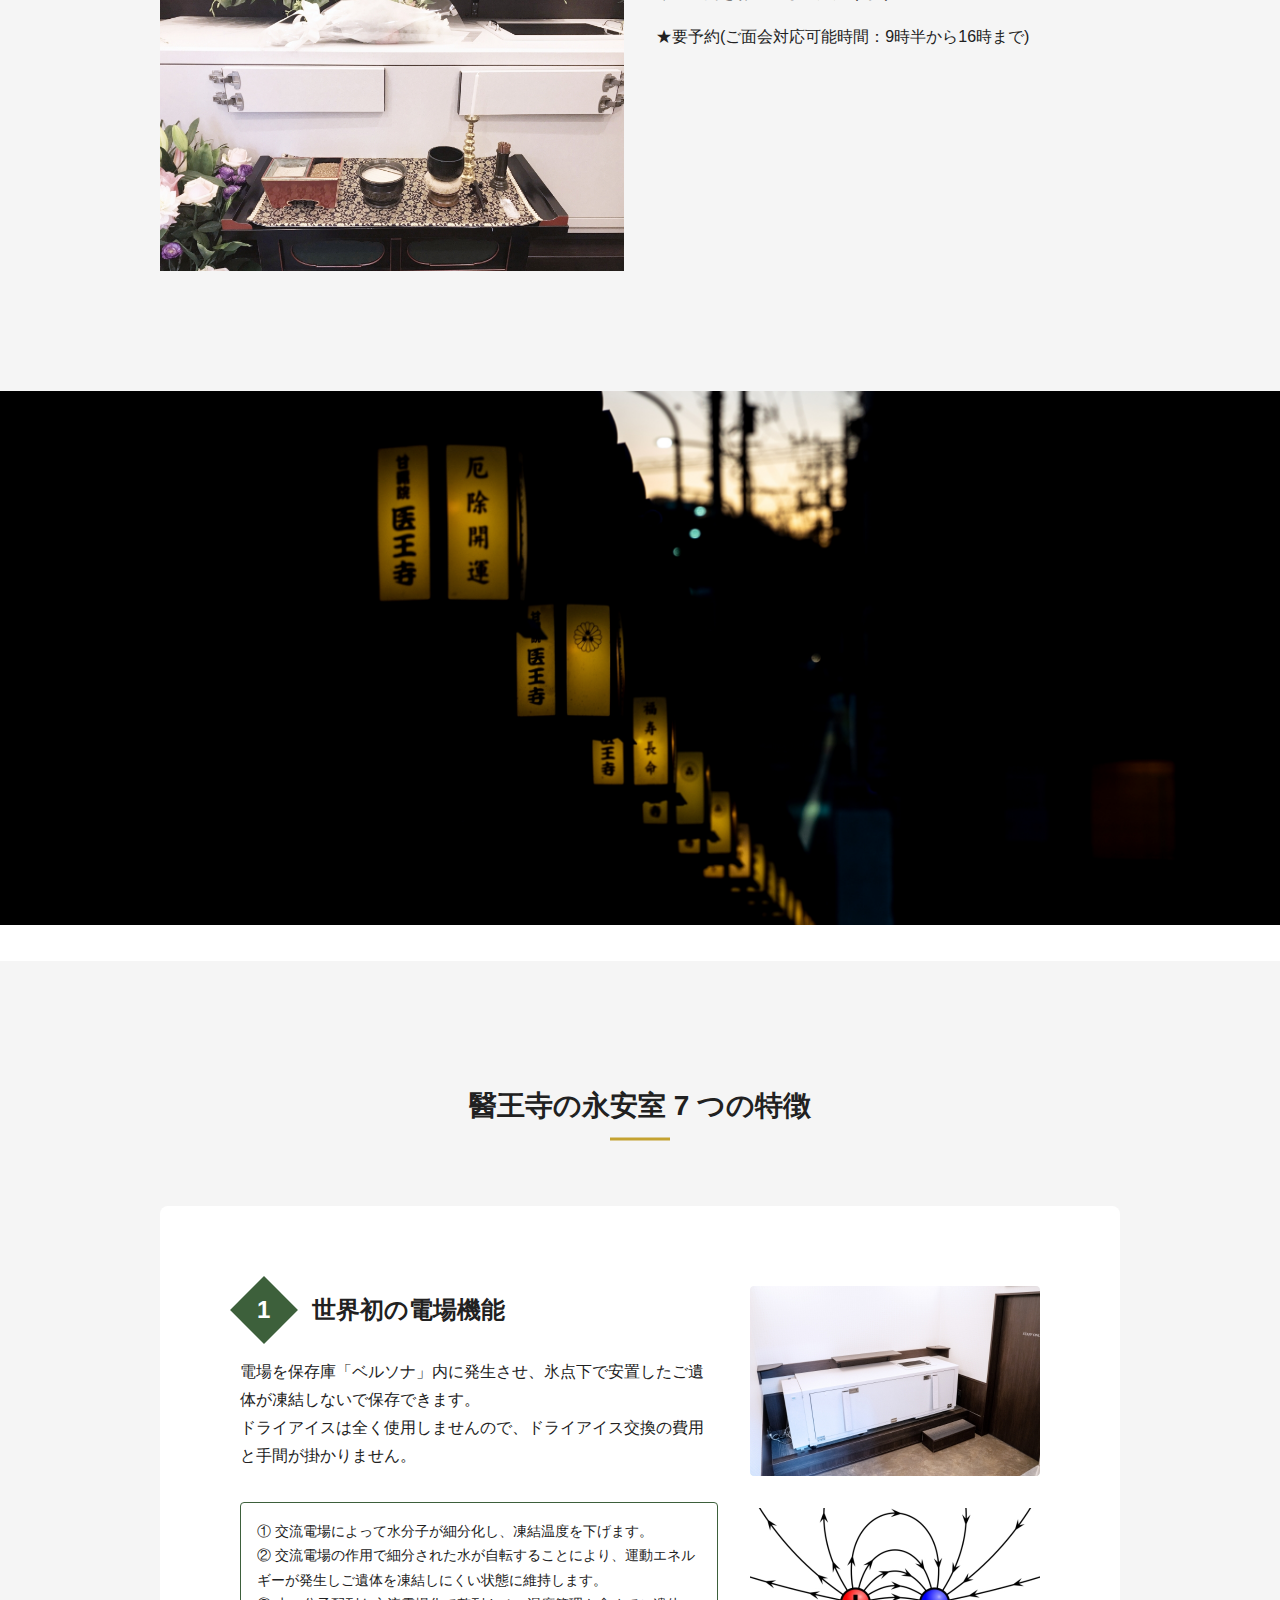
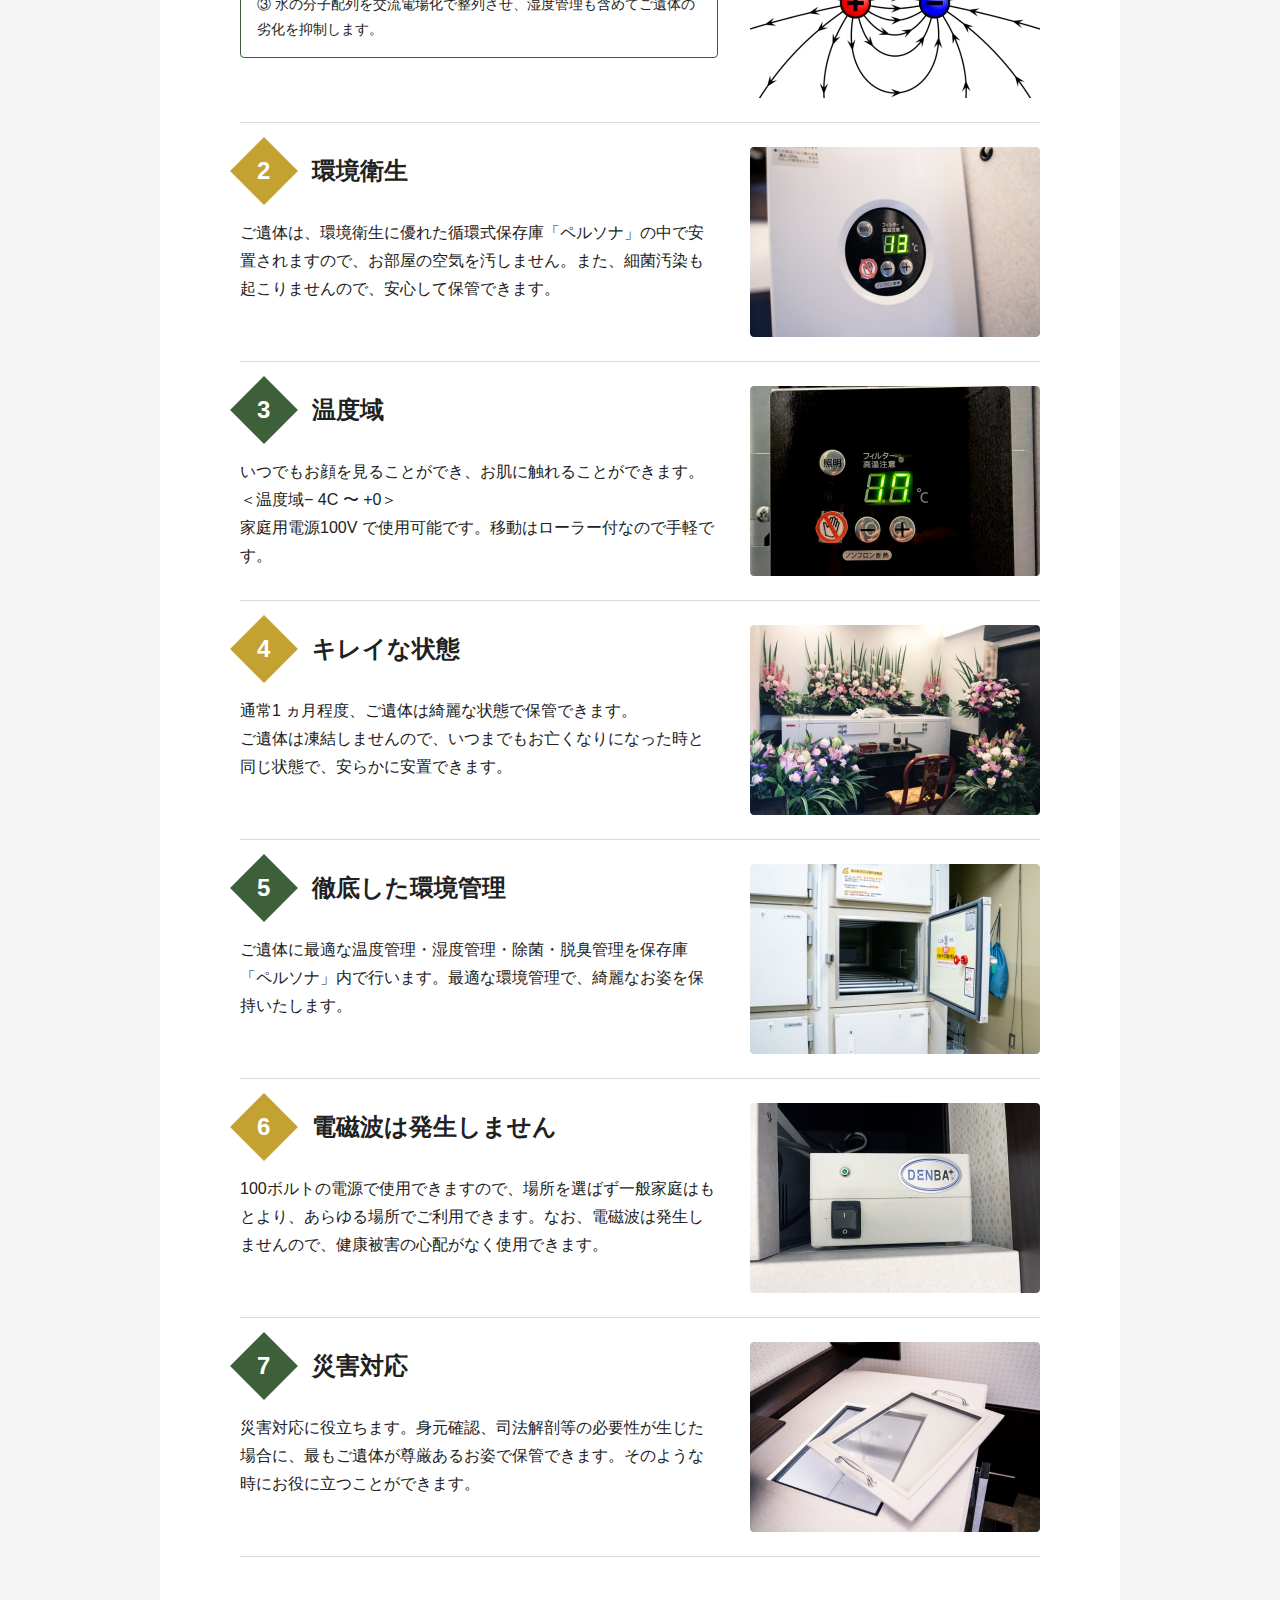
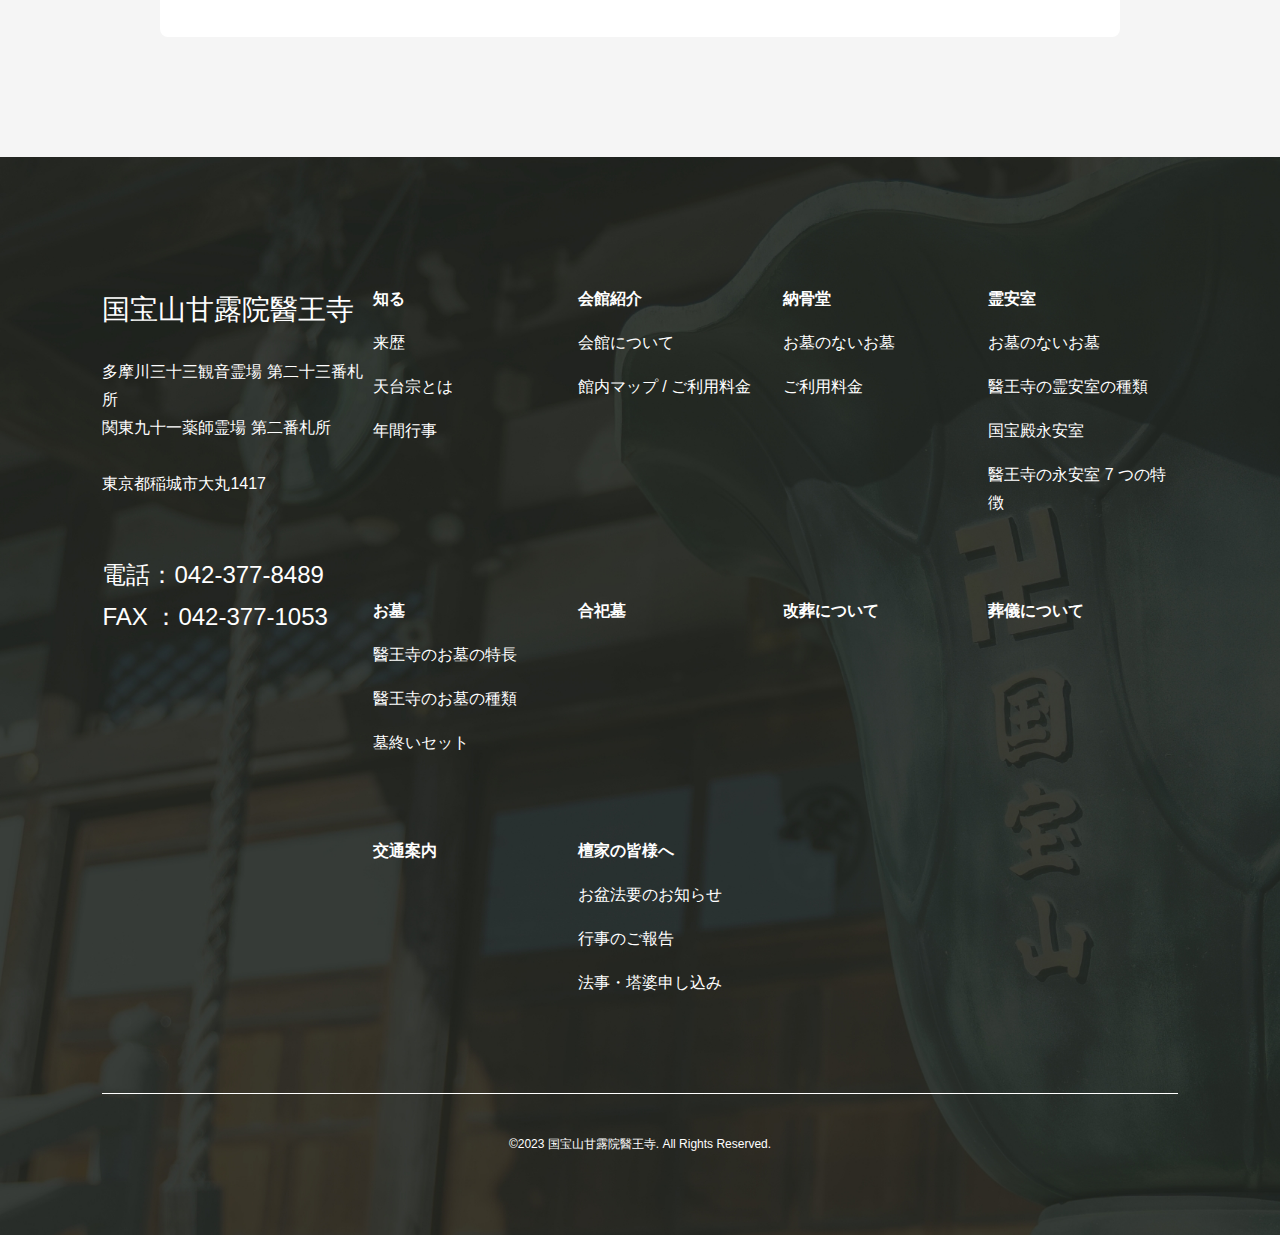
<file: reiansitsu.html>
<!DOCTYPE html>
<html lang="ja">

<head>
  <meta charset="UTF-8">
  <meta name="viewport" content="width=device-width, initial-scale=1.0">
  <link rel="stylesheet" href="./css/style.css">

  <title>Document</title>
</head>

<body>
  <header class="l-header">
    <h2 class="l-header__title">醫王寺</h2>
    <nav class="l-header__nav">
      <ul>
        <li>知る</li>
        <li>会館紹介</li>
        <li>納骨堂</li>
        <li>霊安室</li>
        <li>お墓</li>
        <li>合祀墓</li>
        <li>改葬について</li>
        <li>葬儀について</li>
        <li>交通案内</li>
        <li>檀家の皆様へ</li>
      </ul>
    </nav>
  </header>
  <main>
    <div class="c-mv">
      <img src="./images/noukotsudou/noukotsudou-mv.jpg" alt="納骨堂ページのメインビジュアル">
      <h1>納骨堂</h1>
    </div>
    <div class="c-mv">
      <img src="./images/reiansitsu/reiansitsu-mv.jpg" alt="霊安室ページのメインビジュアル">
      <h1>霊安室</h1>
    </div>
    <section class="p-reiansitsu--top c-bg-gray">
      <div class="c-inner">
        <div class="p-reiansitsu-type">
          <h2 class="c-subtitle--underline">醫王寺の霊安室の種類</h2>
          <p>簡単なご葬儀もできる部屋に安置可能な一体用と十二体安置可能な集合用があります。</p>
          <ul class="p-reiansitsu-room__list">
            <li>
              <img src="./images/reiansitsu/reiansitsu-01.jpg" alt="ペルソナの部屋">
              <p>
                簡単なご葬儀もできる個室に安置可能な一体用の霊安室 です。<br />
                この部屋でご遺体の保存からご葬儀、出棺まで綺麗なお姿でご対応可能できます。少人数でのご葬儀が可能です。</p>
            </li>
            <li>
              <img src="./images/reiansitsu/reiansitsu-02.jpg" alt="集合部屋の部屋">
              <p>
                十二体保管可能な収納部屋となります。各種扉が分かれているため御面会も可能です。電波が効いているため綺麗なお姿で保管可能です。</p>
            </li>
          </ul>
        </div>
        <div class="p-reiansitsu-eternity">
          <h2 class="c-subtitle--underline">国宝殿永安室－永遠に－</h2>
          <img src="./images/reiansitsu/reiansitsu-03.jpg" alt="国宝殿永安室の画像">
          <div class="p-reiansitsu-eternity__title">
            <h3>「お別れの時まで美しいお姿のまま故人様をお預かりいたします」</h3>
            <p>（業者様搬入搬出可能時間：365 日24 時間）</p>
          </div>
          <ul class="p-reiansitsu-eternity__list">
            <li>
              <img src="./images/reiansitsu/reiansitsu-04.jpg" alt="電場循環式保存庫ペルソナの画像">
              <div class="p-reiansitsu-eternity__list-text">
                <p>
                  ドライアイス不要の最新技術を搭載した次世代型ご遺体冷蔵保存庫です。故人様を環境衛生に優れた電場循環式保存庫「ペルソナ」の中で安置し、湿度管理も含めてご遺体の劣化抑制し、お旅立ちする故人様を最長一か月、美しいお姿のままお預かりいたします。
                </p>
                <p>※ご遺体をお預かりした時点での環境により保存状態が異なります。</p>
              </div>
            </li>
            <li>
              <img src="./images/reiansitsu/reiansitsu-05.jpg" alt="棺の画像">
              <div class="p-reiansitsu-eternity__list-text">
                <p>
                  故人様とのご面会も可能となっており、お見送りの時までゆっくりと時間をお過ごしいただけます。
                </p>
                <p>★要予約(ご面会対応可能時間：9時半から16時まで)</p>
              </div>
            </li>
          </ul>
        </div>
      </div>
    </section>
    <div class="p-reiansitsu__image--first">
      <img src="./images/reiansitsu/bg-reiansitsu-01.jpg" alt="醫王寺の入り口の画像">
    </div>
    <section class="p-reiansitsu-features c-bg-gray">
      <div class="c-inner">
        <h2 class="c-subtitle--underline">醫王寺の永安室 7 つの特徴</h2>
        <ul class="p-reiansitsu-features__list">
          <li class="p-reiansitsu-features__items">
            <div class="p-reiansitsu-features__items--left">
              <h3 class="green">
                <div><span>1</span></div>
                <p>世界初の電場機能</p>
              </h3>
              <p class="p-reiansitsu-features__items-text">
                電場を保存庫「ベルソナ」内に発生させ、氷点下で安置したご遺体が凍結しないで保存できます。<br />
                ドライアイスは全く使用しませんので、ドライアイス交換の費用と手間が掛かりません。
              </p>
              <ul class="p-reiansitsu-features__items-text-list">
                <li>
                  ①&nbsp;交流電場によって水分子が細分化し、凍結温度を下げます。
                </li>
                <li>
                  ②&nbsp;交流電場の作用で細分された水が自転することにより、運動エネルギーが発生しご遺体を凍結しにくい状態に維持します。
                </li>
                <li>
                  ③&nbsp;水の分子配列を交流電場化で整列させ、湿度管理も含めてご遺体の劣化を抑制します。
                </li>
              </ul>
            </div>
            <div class="p-reiansitsu-features__items-images">
              <img src="./images/reiansitsu/reiansitsu-06.jpg" alt="世界初の電場機能の一つ目の画像">
              <img src="./images/reiansitsu/reiansitsu-07.jpg" alt="世界初の電場機能の二つ目の画像">
            </div>
          </li>
          <li class="p-reiansitsu-features__items">
            <div class="p-reiansitsu-features__items--left">
              <h3 class="gold">
                <div><span>2</span></div>
                <p>環境衛生</p>
              </h3>
              <p class="p-reiansitsu-features__items-text">
                ご遺体は、環境衛生に優れた循環式保存庫「ペルソナ」の中で安置されますので、お部屋の空気を汚しません。また、細菌汚染も起こりませんので、安心して保管できます。
              </p>
            </div>
            <div class="p-reiansitsu-features__items-images">
              <img src="./images/reiansitsu/reiansitsu-08.jpg" alt="環境衛生についての画像">
            </div>
          </li>
          <li class="p-reiansitsu-features__items">
            <div class="p-reiansitsu-features__items--left">
              <h3 class="green">
                <div><span>3</span></div>
                <p>温度域</p>
              </h3>
              <p class="p-reiansitsu-features__items-text">
                いつでもお顔を見ることができ、お肌に触れることができます。<br />
                ＜温度域− 4C 〜 +0＞<br />
                家庭用電源100V で使用可能です。移動はローラー付なので手軽です。
              </p>
            </div>
            <div class="p-reiansitsu-features__items-images">
              <img src="./images/reiansitsu/reiansitsu-09.jpg" alt="温度域についての画像">
            </div>
          </li>
          <li class="p-reiansitsu-features__items">
            <div class="p-reiansitsu-features__items--left">
              <h3 class="gold">
                <div><span>4</span></div>
                <p>キレイな状態</p>
              </h3>
              <p class="p-reiansitsu-features__items-text">
                通常1 ヵ月程度、ご遺体は綺麗な状態で保管できます。<br />
                ご遺体は凍結しませんので、いつまでもお亡くなりになった時と同じ状態で、安らかに安置できます。
              </p>
            </div>
            <div class="p-reiansitsu-features__items-images">
              <img src="./images/reiansitsu/reiansitsu-10.jpg" alt="キレイな状態についての画像">
            </div>
          </li>
          <li class="p-reiansitsu-features__items">
            <div class="p-reiansitsu-features__items--left">
              <h3 class="green">
                <div><span>5</span></div>
                <p>徹底した環境管理</p>
              </h3>
              <p class="p-reiansitsu-features__items-text">
                ご遺体に最適な温度管理・湿度管理・除菌・脱臭管理を保存庫「ペルソナ」内で行います。最適な環境管理で、綺麗なお姿を保持いたします。
              </p>
            </div>
            <div class="p-reiansitsu-features__items-images">
              <img src="./images/reiansitsu/reiansitsu-11.jpg" alt="徹底した環境管理についての画像">
            </div>
          </li>
          <li class="p-reiansitsu-features__items">
            <div class="p-reiansitsu-features__items--left">
              <h3 class="gold">
                <div><span>6</span></div>
                <p>電磁波は発生しません</p>
              </h3>
              <p class="p-reiansitsu-features__items-text">
                100ボルトの電源で使用できますので、場所を選ばず一般家庭はもとより、あらゆる場所でご利用できます。なお、電磁波は発生しませんので、健康被害の心配がなく使用できます。
              </p>
            </div>
            <div class="p-reiansitsu-features__items-images">
              <img src="./images/reiansitsu/reiansitsu-12.jpg" alt="電磁波は発生しませんについての画像">
            </div>
          </li>
          <li class="p-reiansitsu-features__items">
            <div class="p-reiansitsu-features__items--left">
              <h3 class="green">
                <div><span>7</span></div>
                <p>災害対応</p>
              </h3>
              <p class="p-reiansitsu-features__items-text">
                災害対応に役立ちます。身元確認、司法解剖等の必要性が生じた場合に、最もご遺体が尊厳あるお姿で保管できます。そのような時にお役に立つことができます。
              </p>
            </div>
            <div class="p-reiansitsu-features__items-images">
              <img src="./images/reiansitsu/reiansitsu-13.jpg" alt="災害対応についての画像">
            </div>
          </li>
        </ul>
      </div>
    </section>
  </main>
  <footer class="l-footer">
    <div class="l-footer-top">
      <div class="l-footer--left">
        <p class="l-footer__title">国宝山甘露院醫王寺</p>
        <p class="l-footer__address--first">
          多摩川三十三観音霊場 第二十三番札所<br />
          関東九十一薬師霊場 第二番札所
        </p>
        <p class="l-footer__address--secound">
          東京都稲城市大丸1417
        </p>
        <div class="l-footer__number">
          <p>電話：042-377-8489</p>
          <p>FAX ：042-377-1053</p>
        </div>
      </div>
      <div class="l-footer--right">
        <nav>
          <ul class="l-footer__nav-list">
            <li>
              <h3>知る</h3>
              <ul>
                <li>来歴</li>
                <li>天台宗とは</li>
                <li>年間行事</li>
              </ul>
            </li>
            <li>
              <h3>会館紹介</h3>
              <ul>
                <li>会館について</li>
                <li>館内マップ / ご利用料金</li>
              </ul>
            </li>
            <li>
              <h3>納骨堂</h3>
              <ul>
                <li>お墓のないお墓</li>
                <li>ご利用料金</li>
              </ul>
            </li>
            <li>
              <h3>霊安室</h3>
              <ul>
                <li>お墓のないお墓</li>
                <li>醫王寺の霊安室の種類</li>
                <li>国宝殿永安室</li>
                <li>醫王寺の永安室 7 つの特徴</li>
              </ul>
            </li>
            <li>
              <h3>お墓</h3>
              <ul>
                <li>醫王寺のお墓の特長</li>
                <li>醫王寺のお墓の種類</li>
                <li>墓終いセット</li>
              </ul>
            </li>
            <li>
              <h3>合祀墓</h3>
            </li>
            <li>
              <h3>改葬について</h3>
            </li>
            <li>
              <h3>葬儀について</h3>
            </li>
            <li>
              <h3>交通案内</h3>
            </li>
            <li>
              <h3>檀家の皆様へ</h3>
              <ul>
                <li>お盆法要のお知らせ</li>
                <li>行事のご報告</li>
                <li>法事・塔婆申し込み</li>
              </ul>
            </li>
          </ul>
        </nav>
      </div>
    </div>
    <div class="l-footer-bottom">
      <p>&copy;2023 国宝山甘露院醫王寺. All Rights Reserved.</p>
    </div>
  </footer>
</body>

</html>
</file>
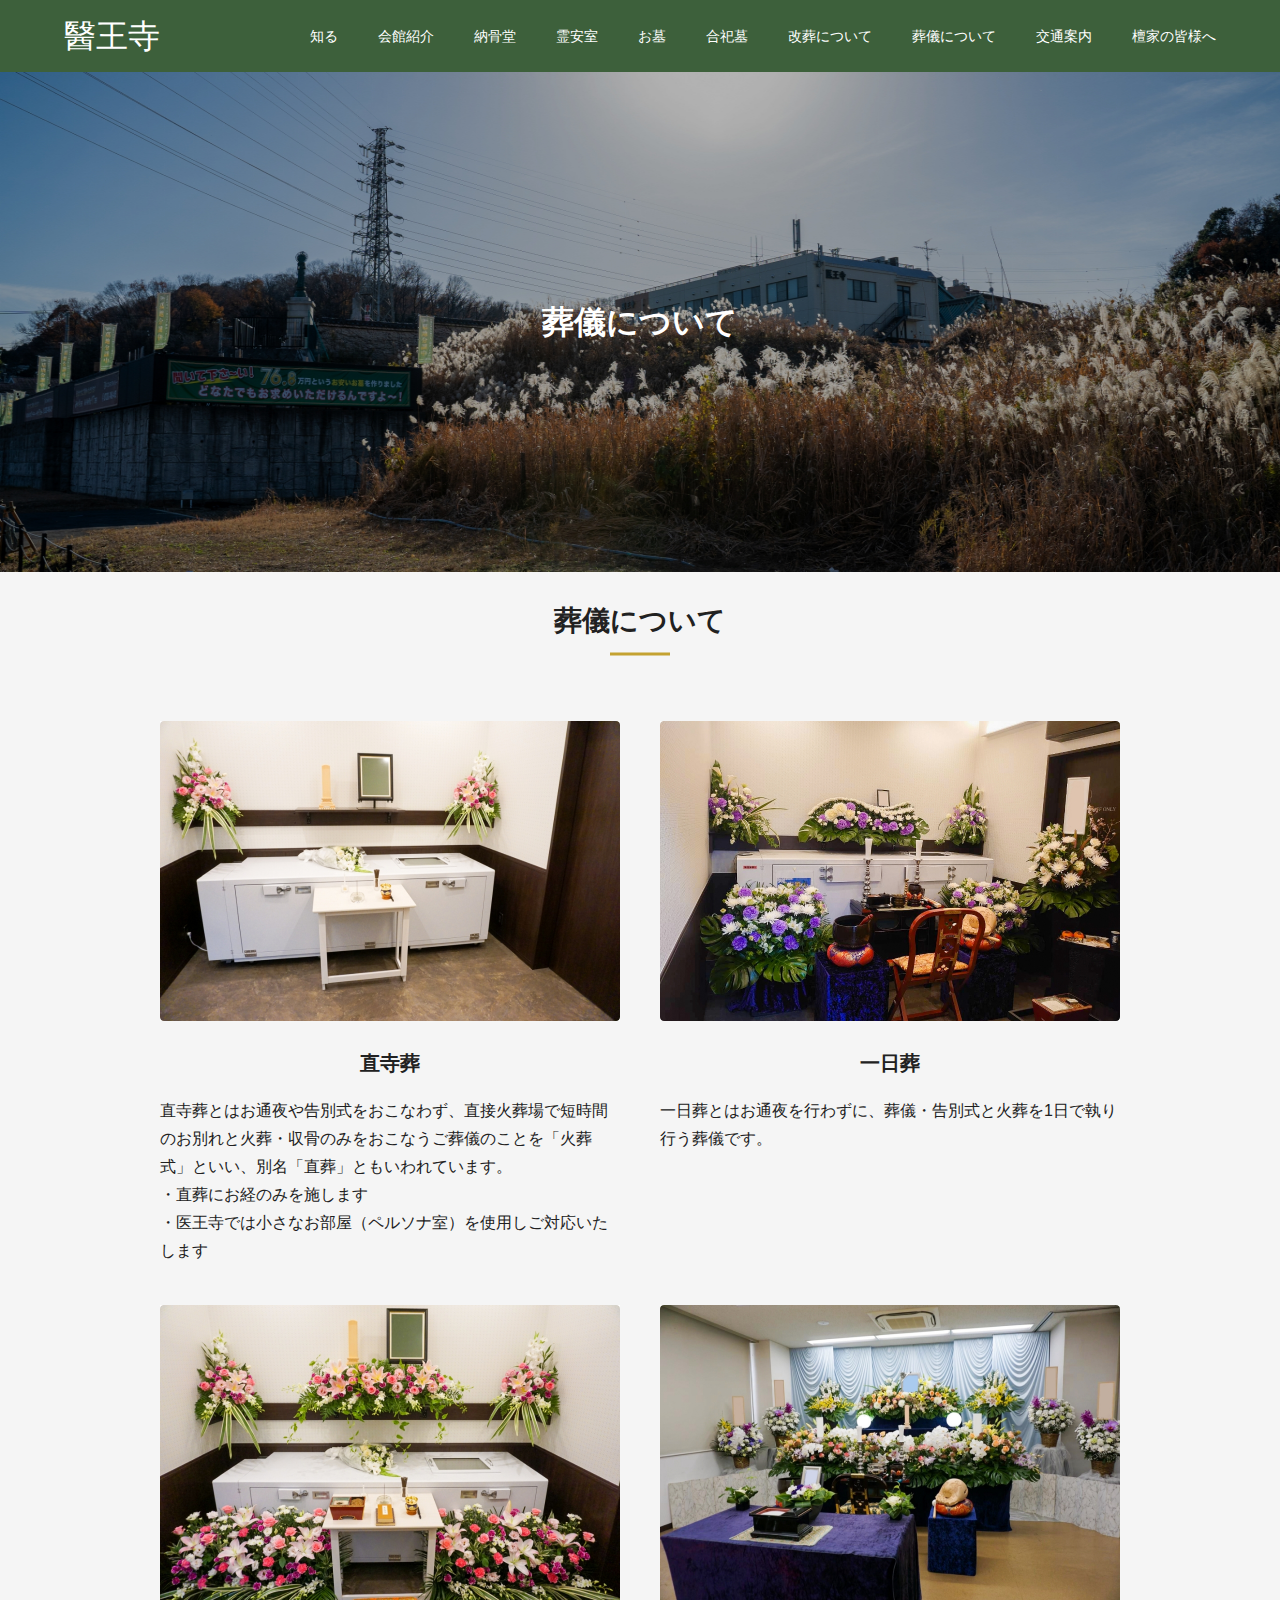
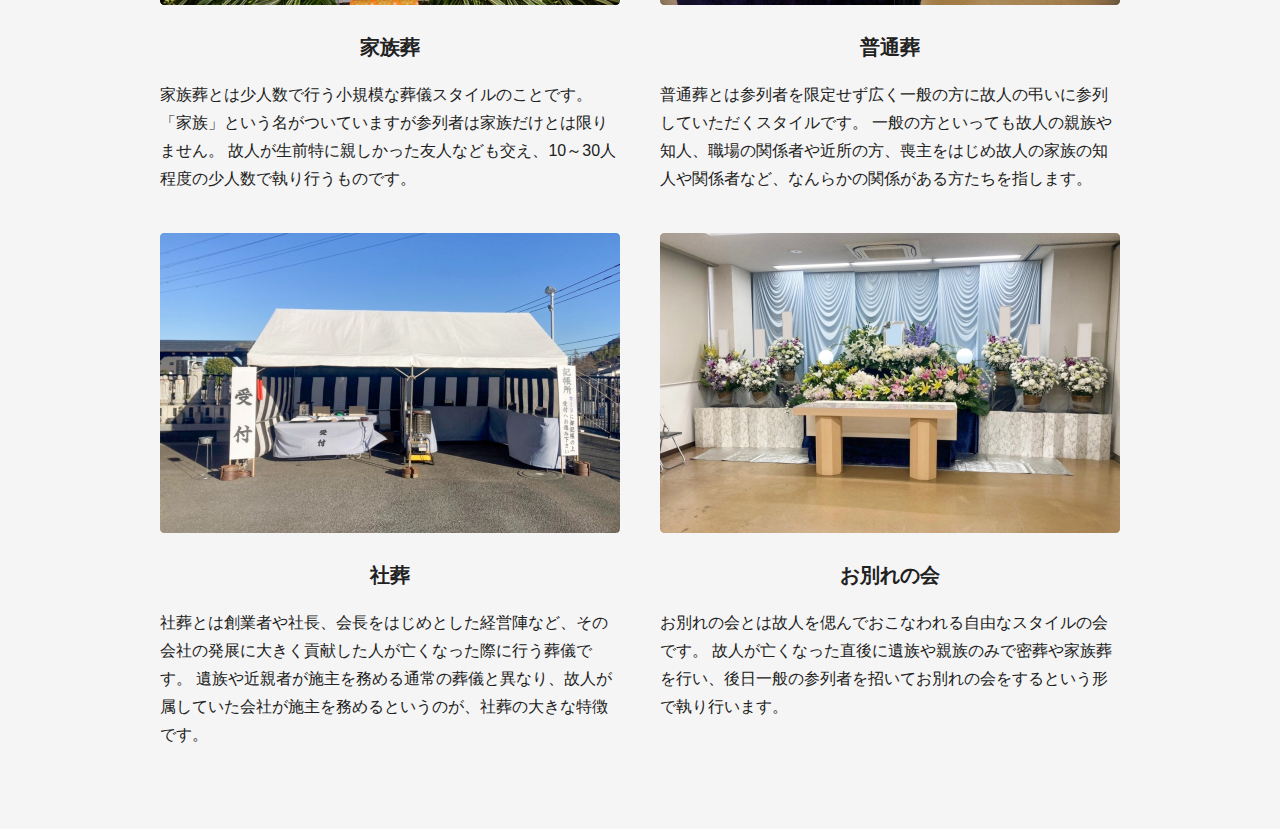
<file: sougi.html>
<!DOCTYPE html>
<html lang="ja">

<head>
  <meta charset="UTF-8">
  <meta name="viewport" content="width=device-width, initial-scale=1.0">
  <link rel="stylesheet" href="./css/style.css">

  <title>Document</title>
</head>

<body>
  <header class="l-header">
    <h2 class="l-header__title">醫王寺</h2>
    <nav class="l-header__nav">
      <ul>
        <li>知る</li>
        <li>会館紹介</li>
        <li>納骨堂</li>
        <li>霊安室</li>
        <li>お墓</li>
        <li>合祀墓</li>
        <li>改葬について</li>
        <li>葬儀について</li>
        <li>交通案内</li>
        <li>檀家の皆様へ</li>
      </ul>
    </nav>
  </header>
  <main>
    <div class="c-mv">
      <img src="./images/sougi/sougi-mv.jpg" alt="葬儀ページのメインビジュアル">
      <h1>葬儀について</h1>
    </div>
    <section class="c-bg-gray p-soigi">
      <div class="c-inner">
        <h2 class="c-subtitle--underline">葬儀について</h2>
        <ul>
          <li>
            <img src="./images/sougi/sougi-01.jpg" alt="直寺葬の画像">
            <h3>直寺葬</h3>
            <p>直寺葬とはお通夜や告別式をおこなわず、直接火葬場で短時間のお別れと火葬・収骨のみをおこなうご葬儀のことを「火葬式」といい、別名「直葬」ともいわれています。<br />
              ・直葬にお経のみを施します<br />
              ・医王寺では小さなお部屋（ペルソナ室）を使用しご対応いたします</p>
          </li>
          <li>
            <img src="./images/sougi/sougi-02.jpg" alt="一日葬の画像">
            <h3>一日葬</h3>
            <p>一日葬とはお通夜を行わずに、葬儀・告別式と火葬を1日で執り行う葬儀です。</p>
          </li>
          <li>
            <img src="./images/sougi/sougi-03.jpg" alt="家族葬の画像">
            <h3>家族葬</h3>
            <p>家族葬とは少人数で行う小規模な葬儀スタイルのことです。 「家族」という名がついていますが参列者は家族だけとは限りません。 故人が生前特に親しかった友人なども交え、10～30人程度の少人数で執り行うものです。
            </p>
          </li>
          <li>
            <img src="./images/sougi/sougi-04.jpg" alt="普通葬の画像">
            <h3>普通葬</h3>
            <p>普通葬とは参列者を限定せず広く一般の方に故人の弔いに参列していただくスタイルです。
              一般の方といっても故人の親族や知人、職場の関係者や近所の方、喪主をはじめ故人の家族の知人や関係者など、なんらかの関係がある方たちを指します。</p>
          </li>
          <li>
            <img src="./images/sougi/sougi-05.jpg" alt="社葬の画像">
            <h3>社葬</h3>
            <p>社葬とは創業者や社長、会長をはじめとした経営陣など、その会社の発展に大きく貢献した人が亡くなった際に行う葬儀です。
              遺族や近親者が施主を務める通常の葬儀と異なり、故人が属していた会社が施主を務めるというのが、社葬の大きな特徴です。</p>
          </li>
          <li>
            <img src="./images/sougi/sougi-06.jpg" alt="お別れの会の画像">
            <h3>お別れの会</h3>
            <p>お別れの会とは故人を偲んでおこなわれる自由なスタイルの会です。 故人が亡くなった直後に遺族や親族のみで密葬や家族葬を行い、後日一般の参列者を招いてお別れの会をするという形で執り行います。</p>
          </li>
        </ul>
      </div>
    </section>
  </main>
</body>

</html>
</file>
<file: css/style.css>
@charset "UTF-8";
/* フォントサイズ */
html {
  color: #212121;
  font-size: 16px;
  font-family: "Noto Sans JP", sans-serif;
  line-height: 1.75;
}
@media screen and (max-width: 959px) {
  html {
    font-size: 14px;
  }
}

* {
  margin: 0;
  padding: 0;
  box-sizing: border-box;
}

body {
  margin: 0 !important;
  padding: 0 !important;
}

h1,
h2,
h3,
h4,
h5,
h6 {
  font-size: inherit;
  font-weight: inherit;
  margin: 0;
}

ul,
ol,
li {
  list-style: none;
}

:where(nav li)::before {
  display: none;
}

a {
  color: inherit;
  text-decoration: none;
}

em {
  font-style: normal;
}

input,
select {
  word-break: break-all;
  border: none;
  appearance: none;
  outline: none;
}

button {
  background-color: transparent;
  border: none;
  outline: none;
  appearance: none;
}

img,
svg {
  width: 100%;
  max-width: 100%;
  vertical-align: bottom;
}

table {
  border-collapse: collapse;
  border-spacing: 0;
}

.l-header {
  align-items: center;
  background: #3D603B;
  color: #FFF;
  display: flex;
  justify-content: space-between;
  height: 72px;
  padding: 0 64px;
  width: 100%;
}
@media screen and (max-width: 959px) {
  .l-header {
    height: 56px;
    padding: 0 16px;
  }
}

.l-header.fixed {
  left: 0;
  position: fixed;
  top: 0;
  z-index: 99;
}

.l-header__title {
  font-size: 32px;
  font-family: "Zen Old Mincho", serif;
}
@media screen and (max-width: 959px) {
  .l-header__title {
    font-size: 22px;
  }
}

.l-header__nav ul {
  display: flex;
  font-size: 14px;
  gap: 40px;
}
.l-header__nav ul li a {
  position: relative;
  text-decoration: none;
}
.l-header__nav ul li a::before {
  background: #FFF;
  bottom: -4px;
  content: "";
  height: 1px;
  left: 0;
  position: absolute;
  transition: width 0.3s ease;
  width: 0;
}
.l-header__nav ul li a:hover::before {
  width: 100%;
}

.l-header__icon {
  cursor: pointer;
  display: flex;
  flex-direction: column;
  height: 24px;
  justify-content: space-between;
  width: 32px;
}
.l-header__icon .line {
  height: 1px;
  background: #FFF;
  transition: all 0.3s ease;
  width: 100%;
}

.l-header__icon.active .line:first-of-type {
  transform: rotate(45deg) translate(10px, 6px);
}
.l-header__icon.active .line:nth-of-type(2) {
  opacity: 0;
}
.l-header__icon.active .line:last-of-type {
  transform: rotate(-45deg) translate(10px, -6px);
}

body.menu-open {
  overflow: hidden;
}

.l-header__nav--sp {
  display: none;
}

.l-header__nav--sp.active {
  background-image: url("../images/header/header-menu-sp.jpg");
  background-size: cover;
  display: block;
  height: calc(100vh - 56px);
  left: 0;
  margin-top: 56px;
  padding: 28px 24px 45px;
  position: fixed;
  top: 0;
  width: 100%;
  z-index: 99;
}
.l-header__nav--sp.active .l-header__navArea--sp {
  display: grid;
  gap: 20px;
  grid-template-columns: repeat(2, 1fr);
}
.l-header__nav--sp.active .l-header__navArea--sp .list {
  display: grid;
  gap: 12px;
}
.l-header__nav--sp.active .l-header__navArea--sp .list li h4 {
  align-items: center;
  color: #3D603B;
  display: grid;
  font-size: 16px;
  font-weight: bold;
  gap: 6px;
  grid-template-columns: min-content 1fr;
  position: relative;
}
.l-header__nav--sp.active .l-header__navArea--sp .list li h4::before {
  background: #C4A231;
  border-radius: 50%;
  content: "";
  height: 10px;
  width: 10px;
}
.l-header__nav--sp.active .l-header__navArea--sp .list li ul {
  display: grid;
  gap: 8px;
  margin-top: 12px;
}

.l-footer {
  background-image: url("../images/footer/bg-footer.jpg");
  background-size: cover;
  color: #FFF;
  padding: 128px 0px 80px;
}
@media screen and (max-width: 959px) {
  .l-footer {
    background-image: url("../images/footer/bg-footer-sp.jpg");
    padding: 80px 16px 64px;
  }
}

.l-footer-top {
  border-bottom: 1px solid #FFF;
  display: flex;
  justify-content: space-between;
  margin: 0 8%;
  padding-bottom: 96px;
}
@media screen and (max-width: 959px) {
  .l-footer-top {
    flex-direction: column;
    gap: 80px;
    padding: 0 16px 80px;
    margin: 0 auto;
  }
}

.l-footer--left .l-footer__title {
  font-size: 28px;
}
.l-footer--left .l-footer__address--first {
  margin-top: 24px;
}
@media screen and (max-width: 959px) {
  .l-footer--left .l-footer__address--first {
    font-size: 12px;
  }
}
.l-footer--left .l-footer__address--secound {
  margin-top: 28px;
}
@media screen and (max-width: 959px) {
  .l-footer--left .l-footer__address--secound {
    font-size: 12px;
    margin-top: 24px;
  }
}
.l-footer--left .l-footer__number {
  font-size: 24px;
  margin-top: 56px;
}
@media screen and (max-width: 959px) {
  .l-footer--left .l-footer__number {
    margin-top: 28px;
  }
}

.l-footer__nav-list {
  column-gap: 16px;
  display: grid;
  justify-content: space-between;
  grid-template-columns: repeat(4, 1fr);
  row-gap: 80px;
}
@media screen and (max-width: 959px) {
  .l-footer__nav-list {
    gap: 32px;
    grid-template-columns: repeat(2, 1fr);
  }
}
.l-footer__nav-list li h3 {
  display: inline-block;
  font-weight: bold;
  transition: 0.2s;
}
.l-footer__nav-list li h3:hover {
  color: #327B2E;
}
.l-footer__nav-list li ul {
  display: grid;
  gap: 16px;
  margin-top: 16px;
}
.l-footer__nav-list li ul li a:hover {
  opacity: 0.5;
  transition: 0.2s;
}

.l-footer-bottom {
  font-size: 12px;
  margin-top: 40px;
  text-align: center;
}
@media screen and (max-width: 959px) {
  .l-footer-bottom {
    margin-top: 64px;
  }
}

/* component */
.c-button {
  align-items: center;
  border-radius: 4px;
  color: #FFF;
  display: grid;
  font-weight: bold;
  height: 64px;
  gap: 12px;
  grid-template-columns: max-content 1fr;
  padding: 0 18px 0 28px;
  width: 300px;
}
@media screen and (max-width: 959px) {
  .c-button {
    font-size: 16px;
  }
}

.c-button--gold {
  background: #C4A231;
}
.c-button--gold:hover {
  background: #E0B524;
  transition: 0.2s;
}

.c-button--green {
  background: #3D603B;
}
.c-button--green:hover {
  background: #327B2E;
  transition: 0.2s;
}

.c-button-info {
  align-items: center;
  background: #3D603B;
  border-radius: 30px;
  display: flex;
  font-weight: bold;
  justify-content: center;
  margin-top: 32px;
  padding: 9px 0;
  width: 100%;
}
.c-button-info:hover {
  background: #327B2E;
  transition: 0.2s;
}
.c-button-info span {
  color: #FFF;
  font-size: 14px;
  line-height: 1.5;
  padding-right: 20px;
  position: relative;
  text-align: center;
}
.c-button-info span:after {
  border-right: 2px solid #FFF;
  border-bottom: 2px solid #FFF;
  content: "";
  display: block;
  height: 10px;
  right: 0;
  position: absolute;
  transform: translateY(-50%) rotate(-45deg);
  top: 50%;
  width: 10px;
}

.c-inner {
  margin: 0 auto;
  max-width: 960px;
}
@media screen and (max-width: 959px) {
  .c-inner {
    max-width: 100%;
    padding: 0 16px;
  }
}

.c-bg-gray {
  background: #F5F5F5;
}

@media screen and (max-width: 959px) {
  .c-display--pc {
    display: none !important;
  }
}

@media screen and (min-width: 960px) {
  .c-display--sp {
    display: none !important;
  }
}

.c-top-subtitle {
  color: #3D603B;
  font-size: 48px;
  font-family: "Roboto", sans-serif;
  line-height: 1.35;
}
@media screen and (max-width: 959px) {
  .c-top-subtitle {
    font-size: 36px;
  }
}

.c-top-subtitle__captionArea {
  align-items: center;
  display: flex;
  gap: 8px;
  justify-content: center;
}

.c-top-subtitle__circle {
  background: #C4A231;
  border-radius: 50%;
  height: 10px;
  width: 10px;
}

.c-top-subtitle__caption {
  font-size: 14px;
}
@media screen and (max-width: 959px) {
  .c-top-subtitle__caption {
    font-size: 12px;
  }
}

.c-subtitle {
  font-size: 28px;
  font-weight: bold;
}

.c-subtitle--underline {
  display: block;
  font-size: 28px;
  font-weight: bold;
  padding-bottom: 12px;
  position: relative;
  text-align: center;
}
@media screen and (max-width: 959px) {
  .c-subtitle--underline {
    font-size: 20px;
  }
}
.c-subtitle--underline::after {
  background: #C4A231;
  bottom: 0;
  content: "";
  display: block;
  height: 3px;
  left: 50%;
  position: absolute;
  transform: translate(-50%, -50%);
  width: 60px;
}

.c-subtitle--rhombus {
  align-items: center;
  display: flex;
  font-size: 24px;
  font-weight: bold;
  justify-content: center;
  gap: 12px;
}
@media screen and (max-width: 959px) {
  .c-subtitle--rhombus {
    font-size: 20px;
    gap: 8px;
  }
}
.c-subtitle--rhombus::before, .c-subtitle--rhombus::after {
  background: #C4A231;
  content: "";
  height: 20px;
  transform: rotate(45deg);
  width: 20px;
}
@media screen and (max-width: 959px) {
  .c-subtitle--rhombus::before, .c-subtitle--rhombus::after {
    height: 12px;
    width: 12px;
  }
}

.c-mv {
  height: 500px;
  position: relative;
}
@media screen and (max-width: 959px) {
  .c-mv {
    height: 240px;
  }
}
.c-mv h1 {
  color: #FFF;
  font-size: 32px;
  font-weight: bold;
  left: 50%;
  position: absolute;
  transform: translate(-50%, -50%);
  top: 50%;
}
@media screen and (max-width: 959px) {
  .c-mv h1 {
    font-size: 20px;
  }
}
.c-mv img {
  height: 100%;
}

.c-contact {
  color: #FFF;
  padding: 100px 0;
  text-align: center;
}
@media screen and (max-width: 959px) {
  .c-contact {
    padding: 80px 16px;
  }
}
.c-contact .c-contact__title {
  color: #FFF;
  font-size: 48px;
  font-family: "Roboto", sans-serif;
  line-height: 1.3;
  padding-right: 3%;
}
@media screen and (max-width: 959px) {
  .c-contact .c-contact__title {
    font-size: 36px;
  }
}
.c-contact .c-contact__caption {
  align-items: center;
  display: flex;
  font-size: 14px;
  gap: 8px;
  justify-content: center;
  padding-right: 5%;
}
@media screen and (max-width: 959px) {
  .c-contact .c-contact__caption {
    font-size: 12px;
  }
}
.c-contact .c-contact__caption::before {
  border-radius: 50%;
  content: "";
  height: 10px;
  width: 10px;
}
.c-contact .c-contact__text {
  margin-top: 32px;
}
.c-contact .c-contact__info {
  display: flex;
  justify-content: center;
  margin: 48px auto 0;
}
@media screen and (max-width: 959px) {
  .c-contact .c-contact__info {
    display: grid;
    justify-content: normal;
  }
}
.c-contact .c-contact__info .c-contact__info-title {
  align-items: center;
  display: flex;
  font-weight: bold;
  gap: 10px;
  justify-content: center;
}
.c-contact .c-contact__info .c-contact__info-title img {
  height: 21px;
  width: 21px;
}
.c-contact .c-contact__info .c-contact__info-tel {
  border-right: 1px solid #FFF;
  display: flex;
  flex-direction: column;
  justify-content: center;
  gap: 10px;
  padding-right: 120px;
}
@media screen and (max-width: 959px) {
  .c-contact .c-contact__info .c-contact__info-tel {
    border-bottom: 1px solid #FFF;
    border-right: 0;
    padding-bottom: 48px;
    padding-right: 0;
  }
}
.c-contact .c-contact__info .c-contact__info-tel .c-contact__info-tel-number {
  font-size: 40px;
  font-family: "Roboto", sans-serif;
  line-height: 1.1;
}
@media screen and (max-width: 959px) {
  .c-contact .c-contact__info .c-contact__info-tel .c-contact__info-tel-number {
    font-size: 36px;
  }
}
.c-contact .c-contact__info .c-contact__info-tel .c-contact__info-tel-description {
  font-size: 14px;
}
.c-contact .c-contact__info .c-contact__info-mail {
  align-items: center;
  display: flex;
  flex-direction: column;
  justify-content: center;
  gap: 10px;
  padding-left: 120px;
}
@media screen and (max-width: 959px) {
  .c-contact .c-contact__info .c-contact__info-mail {
    margin-top: 48px;
    padding-left: 0;
  }
}
.c-contact .c-contact__info .c-contact__info-mail .c-contact__info-mail-button {
  align-items: center;
  border-radius: 4px;
  display: flex;
  font-family: "Roboto", sans-serif;
  height: 64px;
  justify-content: center;
  margin-top: 24px;
  width: 296px;
}
@media screen and (max-width: 959px) {
  .c-contact .c-contact__info .c-contact__info-mail .c-contact__info-mail-button {
    font-size: 16px;
    margin: 18px auto 0;
    max-width: 300px;
    width: 100%;
  }
}

.c-contact--green {
  background: #3D603B;
}
.c-contact--green .c-contact__caption::before {
  background: #C4A231;
}
.c-contact--green .c-contact__info {
  height: 190px;
}
@media screen and (max-width: 959px) {
  .c-contact--green .c-contact__info {
    height: auto;
  }
}
.c-contact--green .c-contact__info .c-contact__info-mail .c-contact__info-mail-button {
  background: #C4A231;
}
.c-contact--green .c-contact__info .c-contact__info-mail .c-contact__info-mail-button:hover {
  background: #E0B524;
  transition: 0.2s;
}

.c-contact--gold {
  background: #C4A231;
}
.c-contact--gold .c-contact__caption::before {
  background: #FFF;
}
.c-contact--gold .c-contact__info {
  height: 282px;
}
@media screen and (max-width: 959px) {
  .c-contact--gold .c-contact__info {
    height: auto;
  }
}
.c-contact--gold .c-contact__info .c-contact__info-mail .c-contact__info-mail-button {
  background: #3D603B;
}
.c-contact--gold .c-contact__info .c-contact__info-mail .c-contact__info-mail-button:hover {
  background: #327B2E;
  transition: 0.2s;
}

@media screen and (max-width: 959px) {
  .c-breadcrumb {
    font-size: 12px;
  }
}
.c-breadcrumb a {
  color: #3D603B;
}

.p-top-slider-area {
  background: #F5F5F5;
  position: relative;
}
@media screen and (max-width: 959px) {
  .p-top-slider-area {
    background: #FFF;
  }
}

.slider {
  position: relative;
}
.slider .top-swiper-slide__link {
  display: block;
  position: relative;
  padding-top: 45%;
}
@media screen and (max-width: 959px) {
  .slider .top-swiper-slide__link {
    padding-top: 139%;
  }
}
.slider .top-swiper-slide__link img {
  left: 50%;
  max-height: 100%;
  max-width: 100%;
  position: absolute;
  top: 50%;
  transform: translate(-50%, -50%);
}
.slider .swiper-button-prev,
.slider .swiper-button-next {
  background: none;
  height: 70px;
  margin-top: 0;
  transform: translateY(-50%);
  width: 70px;
  z-index: 1;
}
@media screen and (max-width: 959px) {
  .slider .swiper-button-prev,
  .slider .swiper-button-next {
    height: 50px;
    width: 50px;
  }
}
.slider .swiper-button-prev::after,
.slider .swiper-button-next::after {
  border-right: 2px solid #C8A981;
  border-bottom: 2px solid #C8A981;
  content: "";
  display: block;
  height: 40px;
  left: 50%;
  position: absolute;
  top: 50%;
  width: 40px;
}
@media screen and (max-width: 959px) {
  .slider .swiper-button-prev::after,
  .slider .swiper-button-next::after {
    height: 20px;
    width: 20px;
  }
}
.slider .swiper-button-prev::after {
  transform: translate(-50%, -50%) rotate(135deg);
}
.slider .swiper-button-next::after {
  transform: translate(-50%, -50%) rotate(-45deg);
}

.slider-thumbnail {
  margin: 40px auto 0;
  position: relative;
  width: 960px;
}
@media screen and (max-width: 959px) {
  .slider-thumbnail {
    overflow: hidden;
    padding: 0 16px;
    width: 100%;
  }
}
.slider-thumbnail .swiper-slide {
  opacity: 0.5;
  transition: opacity 1.2s;
}
.slider-thumbnail .swiper-slide-thumb-active {
  opacity: 1;
}
@media screen and (max-width: 959px) {
  .slider-thumbnail .p-top-swiper-pagination {
    display: flex;
    gap: 8px;
    justify-content: center;
    margin-top: 24px;
  }
}
.slider-thumbnail .p-top-swiper-pagination div {
  background: #C3C3C3;
  border-radius: 50%;
  height: 8px;
  width: 8px;
}
.slider-thumbnail .p-top-swiper-pagination div.active {
  background: #C4A231;
}

.p-top-upper-part {
  padding: 120px 0 128px;
}
@media screen and (max-width: 959px) {
  .p-top-upper-part {
    background: #FFF;
    padding: 40px 0 72px;
  }
}

.p-top-info .p-top-info__subtitle {
  text-align: center;
}
@media screen and (max-width: 959px) {
  .p-top-info .p-top-info__subtitle {
    margin-top: 72px;
  }
}
.p-top-info .p-top-info__subtitle-captionArea {
  margin: 0 auto;
}
.p-top-info .p-top-info-area {
  background: #FFF;
  display: grid;
  gap: 32px;
  grid-template-columns: 1fr 240px;
  margin-top: 32px;
  padding: 40px 40px 56px;
}
@media screen and (max-width: 959px) {
  .p-top-info .p-top-info-area {
    gap: 0;
    grid-template-columns: auto;
    margin-top: 40px;
    padding: 0;
  }
}
.p-top-info .p-top-info__tab-area .p-top-info__tab-box {
  border-bottom: 2px solid #365635;
  display: grid;
  gap: 8px;
  grid-template-columns: repeat(2, 1fr);
}
.p-top-info .p-top-info__tab-area .p-top-info__tab-box .p-top-info__tab {
  border: 1px solid #3D603B;
  border-top-left-radius: 8px;
  border-top-right-radius: 8px;
  color: #3D603B;
  font-weight: bold;
  height: 48px;
}
.p-top-info .p-top-info__tab-area .p-top-info__tab-box .p-top-info__tab.active {
  background: #3D603B;
  color: #FFF;
}
.p-top-info .p-top-info__tab-area .p-top-info__list {
  display: none;
  gap: 24px;
  padding-top: 32px;
}
@media screen and (max-width: 959px) {
  .p-top-info .p-top-info__tab-area .p-top-info__list {
    gap: 16px;
    padding-top: 24px;
  }
}
.p-top-info .p-top-info__tab-area .p-top-info__list .p-top-info__items {
  border-bottom: 1px solid #D9D9D9;
  padding-bottom: 24px;
}
@media screen and (max-width: 959px) {
  .p-top-info .p-top-info__tab-area .p-top-info__list .p-top-info__items {
    padding-bottom: 16px;
  }
}
.p-top-info .p-top-info__tab-area .p-top-info__list .p-top-info__items .p-top-info__items-top {
  align-items: center;
  display: flex;
  gap: 12px;
}
.p-top-info .p-top-info__tab-area .p-top-info__list .p-top-info__items .p-top-info__items-top time {
  color: #6A6A6A;
  font-family: "Roboto", sans-serif;
}
.p-top-info .p-top-info__tab-area .p-top-info__list .p-top-info__items .p-top-info__items-top label {
  background: #C4A231;
  border-radius: 2px;
  color: #FFF;
  font-size: 12px;
  font-weight: bold;
  line-height: 1;
  padding: 6px;
}
@media screen and (max-width: 959px) {
  .p-top-info .p-top-info__tab-area .p-top-info__list .p-top-info__items .p-top-info__items-top label {
    font-size: 11px;
  }
}
.p-top-info .p-top-info__tab-area .p-top-info__list .p-top-info__items p {
  margin-top: 12px;
}
.p-top-info .p-top-info__tab-area .p-top-info__list .p-top-info__items p:hover {
  color: #3D603B;
  transition: 0.2s;
}
.p-top-info .p-top-info__tab-area .p-top-info__list .p-top-info__items p a {
  display: block;
}
.p-top-info .p-top-info__tab-area .p-top-info__tab-button-archive {
  width: 100%;
}

.p-top-info__banner-area {
  display: grid;
  gap: 24px;
}

.p-top-info__banner {
  border: 1px solid #3D603B;
  border-radius: 8px;
  overflow: hidden;
}
.p-top-info__banner h3 {
  background: #3D603B;
  color: #FFF;
  font-size: 14px;
  font-weight: bold;
  padding: 14px 12px;
  text-align: center;
}
.p-top-info__banner .p-top-info__banner-inner {
  padding: 16px 0;
  text-align: center;
}
@media screen and (max-width: 959px) {
  .p-top-info__banner .p-top-info__banner-inner {
    padding: 8px 0;
  }
}
.p-top-info__banner .p-top-info__banner-inner .p-top-info__banner-inner-top {
  border-bottom: 1px solid #D9D9D9;
  display: grid;
  gap: 2px;
  margin: 0 8px;
  padding-bottom: 16px;
}
.p-top-info__banner .p-top-info__banner-inner .p-top-info__banner-inner-middle {
  border-bottom: 1px solid #D9D9D9;
  margin: 0 8px;
  padding: 16px 0;
}
.p-top-info__banner .p-top-info__banner-inner .p-top-info__banner-inner-bottom {
  margin-top: 18px;
}
.p-top-info__banner .p-top-info__banner-inner .normal {
  font-size: 12px;
}
@media screen and (max-width: 959px) {
  .p-top-info__banner .p-top-info__banner-inner .normal {
    font-size: 14px;
  }
}
.p-top-info__banner .p-top-info__banner-inner .large {
  font-size: 24px;
  font-weight: bold;
  font-family: "Roboto", sans-serif;
}
@media screen and (max-width: 959px) {
  .p-top-info__banner .p-top-info__banner-inner .large {
    font-size: 22px;
  }
}
.p-top-info__banner .p-top-info__banner-inner .middle {
  font-size: 20px;
  font-weight: bold;
  font-family: "Roboto", sans-serif;
}
@media screen and (max-width: 959px) {
  .p-top-info__banner .p-top-info__banner-inner .middle {
    font-size: 16px;
  }
}
.p-top-info__banner .p-top-info__banner-inner .middle2 {
  font-size: 16px;
  font-weight: bold;
}
@media screen and (max-width: 959px) {
  .p-top-info__banner .p-top-info__banner-inner .middle3 {
    font-size: 18px;
    font-weight: bold;
  }
}
.p-top-info__banner .p-top-info__banner-inner .column {
  align-items: flex-end;
  display: flex;
  flex-direction: column;
  margin: 0 auto;
}
.p-top-info__banner .p-top-info__banner-inner .column span {
  font-size: 12px;
  font-weight: normal;
}

.p-top-access {
  background: #FFF;
  padding: 128px 0 0;
}
@media screen and (max-width: 959px) {
  .p-top-access {
    padding: 0;
  }
}

.p-top-access__subtitle {
  align-items: center;
  display: flex;
  gap: 16px;
}
@media screen and (max-width: 959px) {
  .p-top-access__subtitle {
    gap: 8px;
  }
}

.p-top-access__map {
  margin-top: 32px;
}
@media screen and (max-width: 959px) {
  .p-top-access__map {
    margin-top: 24px;
  }
}
.p-top-access__map img {
  height: 600px;
}
@media screen and (max-width: 959px) {
  .p-top-access__map img {
    height: auto;
  }
}

.p-top-access__map-infoArea {
  background: #F5F5F5;
  margin-top: 40px;
  padding: 32px;
}
@media screen and (max-width: 959px) {
  .p-top-access__map-infoArea {
    margin-top: 24px;
    padding: 16px;
  }
}

.p-top-access__map-infoArea-list {
  display: grid;
  gap: 12px;
}

.p-top-access__map-infoArea-item {
  align-items: center;
  border-bottom: 1px solid #D9D9D9;
  display: flex;
  gap: 8px;
  padding: 4px 0 12px;
}
.p-top-access__map-infoArea-item .p-top-access__map-infoArea-item-link {
  color: #3D603B;
  text-decoration: underline;
}
@media screen and (max-width: 959px) {
  .p-top-access__map-infoArea-item {
    display: grid;
    grid-template-columns: min-content 1fr;
  }
}

.p-top-access__map-infoArea__item--triangle {
  background: #3D603B;
  height: 12px;
  width: 12px;
}

.p-top-access__map-vehicle {
  border-bottom: 1px solid #D9D9D9;
  display: grid;
  gap: 64px;
  margin-top: 72px;
  padding-bottom: 64px;
}
@media screen and (max-width: 959px) {
  .p-top-access__map-vehicle {
    gap: 48px;
    margin-top: 56px;
    padding-bottom: 56px;
  }
}

.p-top-access__map-vehicle-item {
  display: grid;
  gap: 34px;
}
@media screen and (max-width: 959px) {
  .p-top-access__map-vehicle-item {
    gap: 16px;
  }
}
.p-top-access__map-vehicle-item ul {
  display: grid;
  font-size: 16px;
  gap: 8px;
}
.p-top-access__map-vehicle-item li {
  list-style: inside;
}
.p-top-access__map-vehicle-item li span {
  font-weight: bold;
}

.p-top-access__map-vehicle-top {
  align-items: center;
  border-bottom: 2px solid #3D603B;
  display: flex;
  gap: 16px;
  padding-bottom: 16px;
}
@media screen and (max-width: 959px) {
  .p-top-access__map-vehicle-top {
    gap: 12px;
  }
}
.p-top-access__map-vehicle-top img {
  height: 36px;
  width: 30px;
}
@media screen and (max-width: 959px) {
  .p-top-access__map-vehicle-top img {
    height: 29px;
    width: 24px;
  }
}
.p-top-access__map-vehicle-top h3 {
  color: #3D603B;
  font-size: 18px;
  font-weight: bold;
}
@media screen and (max-width: 959px) {
  .p-top-access__map-vehicle-top h3 {
    font-size: 16px;
  }
}

.p-top-movie {
  margin-top: 80px;
  padding-bottom: 140px;
  text-align: center;
}
@media screen and (max-width: 959px) {
  .p-top-movie {
    margin-top: 56px;
    padding-bottom: 80px;
  }
}
.p-top-movie iframe {
  height: 455px;
  width: 758px;
}
@media screen and (max-width: 959px) {
  .p-top-movie iframe {
    height: 240px;
    width: 100%;
  }
}
.p-top-movie p {
  font-size: 18px;
  margin-top: 36px;
}
@media screen and (max-width: 959px) {
  .p-top-movie p {
    margin-top: 16px;
    font-size: 14px;
  }
}

.p-top-banner {
  background: #3D603B;
  padding: 64px 0;
}
@media screen and (max-width: 959px) {
  .p-top-banner {
    margin-top: 80px;
    padding: 56px 28px;
  }
}
.p-top-banner .p-top-banner__list {
  display: grid;
  gap: 40px;
  grid-template-columns: repeat(2, 320px);
  justify-content: center;
}
@media screen and (max-width: 959px) {
  .p-top-banner .p-top-banner__list {
    gap: 16px;
    grid-template-columns: auto;
  }
}

.p-kaikan {
  padding: 24px 0;
}
@media screen and (max-width: 959px) {
  .p-kaikan {
    padding: 24px 0 80px;
  }
}

.p-kaikan__title {
  margin-top: 80px;
}
@media screen and (max-width: 959px) {
  .p-kaikan__title {
    margin-top: 32px;
  }
}

.p-kaikan__text {
  margin-top: 40px;
  text-align: center;
}
@media screen and (max-width: 959px) {
  .p-kaikan__text {
    margin-top: 32px;
  }
}

.p-kaikan__mv {
  margin-top: 64px;
  width: 100%;
}
@media screen and (max-width: 959px) {
  .p-kaikan__mv {
    margin-top: 40px;
  }
}
.p-kaikan__mv img {
  height: 576px;
}
@media screen and (max-width: 959px) {
  .p-kaikan__mv img {
    height: auto;
  }
}

.p-kaikan-floor {
  display: grid;
  gap: 80px;
  margin-top: 80px;
}
.p-kaikan-floor h2 {
  color: #FFF;
  font-weight: bold;
  line-height: 1;
  padding: 10px 0;
  text-align: center;
}
.p-kaikan-floor .p-kaikan-floor__img {
  display: grid;
  gap: 24px;
  margin-top: 40px;
}
@media screen and (max-width: 959px) {
  .p-kaikan-floor .p-kaikan-floor__img {
    gap: 16px;
    margin-top: 16px;
  }
}
.p-kaikan-floor .p-kaikan-floor__text {
  margin-top: 32px;
}
@media screen and (max-width: 959px) {
  .p-kaikan-floor .p-kaikan-floor__text {
    margin-top: 16px;
  }
}
.p-kaikan-floor section:first-of-type h2 {
  background: #3D603B;
}
.p-kaikan-floor section:first-of-type .p-kaikan-floor__img {
  grid-template-columns: 550px 387px;
}
@media screen and (max-width: 959px) {
  .p-kaikan-floor section:first-of-type .p-kaikan-floor__img {
    grid-template-columns: auto;
  }
}
.p-kaikan-floor section:last-of-type h2 {
  background: #C4A231;
}
.p-kaikan-floor section:last-of-type .p-kaikan-floor__img {
  grid-template-columns: 603px 333px;
}
@media screen and (max-width: 959px) {
  .p-kaikan-floor section:last-of-type .p-kaikan-floor__img {
    grid-template-columns: auto;
  }
}
.p-kaikan-floor section:last-of-type .p-kaikan-floor__img--right {
  display: grid;
  gap: 24px;
}
@media screen and (max-width: 959px) {
  .p-kaikan-floor section:last-of-type .p-kaikan-floor__img--right {
    gap: 8px;
    grid-template-columns: repeat(2, 1fr);
  }
}
.p-kaikan-floor .p-kaikan-floor-room {
  margin-top: 72px;
}
@media screen and (max-width: 959px) {
  .p-kaikan-floor .p-kaikan-floor-room {
    margin-top: 40px;
  }
}
.p-kaikan-floor .p-kaikan-floor-room ul {
  display: grid;
  gap: 24px;
}
@media screen and (max-width: 959px) {
  .p-kaikan-floor .p-kaikan-floor-room ul {
    gap: 16px;
  }
}
.p-kaikan-floor .p-kaikan-floor-room li {
  display: grid;
  gap: 24px;
  grid-template-columns: 340px 1fr;
}
@media screen and (max-width: 959px) {
  .p-kaikan-floor .p-kaikan-floor-room li {
    gap: 8px;
    grid-template-columns: repeat(2, 1fr);
  }
}
.p-kaikan-floor .p-kaikan-floor-room li img {
  height: 200px;
  width: 100%;
}
@media screen and (max-width: 959px) {
  .p-kaikan-floor .p-kaikan-floor-room li img {
    height: auto;
  }
}
.p-kaikan-floor .p-kaikan-floor-room li h3 {
  font-size: 20px;
  font-weight: bold;
  line-height: 1.4;
}
@media screen and (max-width: 959px) {
  .p-kaikan-floor .p-kaikan-floor-room li h3 {
    font-size: 14px;
  }
}
.p-kaikan-floor .p-kaikan-floor-room li p {
  margin-top: 16px;
}
@media screen and (max-width: 959px) {
  .p-kaikan-floor .p-kaikan-floor-room li p {
    font-size: 12px;
    margin-top: 8px;
  }
}

.p-kaikan-map {
  padding: 120px 0;
}
@media screen and (max-width: 959px) {
  .p-kaikan-map {
    padding: 80px 16px;
  }
}
.p-kaikan-map .p-kaikan-map__image {
  margin-top: 72px;
}
@media screen and (max-width: 959px) {
  .p-kaikan-map .p-kaikan-map__image {
    margin-top: 48px;
  }
}
@media screen and (max-width: 959px) {
  .p-kaikan-map .p-kaikan-map__tableArea {
    overflow: scroll;
  }
}
.p-kaikan-map .p-kaikan-map__table {
  margin-top: 80px;
  width: 100%;
}
@media screen and (max-width: 959px) {
  .p-kaikan-map .p-kaikan-map__table {
    margin-top: 32px;
    width: 560px;
  }
}
.p-kaikan-map .p-kaikan-map__table th {
  height: 64px;
}
.p-kaikan-map .p-kaikan-map__table td {
  height: 40px;
}
.p-kaikan-map .p-kaikan-map__table th,
.p-kaikan-map .p-kaikan-map__table td {
  border: 1px solid #707070;
  font-weight: bold;
  text-align: center;
}
.p-kaikan-map .p-kaikan-map__table .table-tbody--first tr:last-of-type {
  background: #F0F7D6;
}
.p-kaikan-map .p-kaikan-map__table .table-tbody--second tr:last-of-type {
  background: #FEF4CE;
}
.p-kaikan-map .p-kaikan-map__table .table-space {
  height: 4px;
}
.p-kaikan-map .p-kaikan-map__table .cell-green {
  background: #3D603B;
  color: #FFF;
}
@media screen and (max-width: 959px) {
  .p-kaikan-map .p-kaikan-map__table .cell-green {
    padding: 0 22px;
  }
}
.p-kaikan-map .p-kaikan-map__table .cell-gold {
  background: #C4A231;
  color: #FFF;
}
@media screen and (max-width: 959px) {
  .p-kaikan-map .p-kaikan-map__table .cell-gold {
    padding: 0 22px;
  }
}
.p-kaikan-map .p-kaikan-map__table .p-kaikan-map__table--bg-gray {
  background: #F5F5F5;
}
.p-kaikan-map .p-kaikan-map__table-caption {
  font-size: 14px;
  margin-top: 16px;
  text-align: right;
}
@media screen and (max-width: 959px) {
  .p-kaikan-map .p-kaikan-map__table-caption {
    text-align: left;
  }
}
.p-kaikan-map .p-kaikan-map__table-info-list {
  background: #F5F5F5;
  font-size: 14px;
  margin-top: 32px;
  padding: 24px;
}
.p-kaikan-map .p-kaikan-map__table-info-list li {
  align-items: center;
  display: grid;
  gap: 12px;
  grid-template-columns: min-content 1fr;
}
@media screen and (max-width: 959px) {
  .p-kaikan-map .p-kaikan-map__table-info-list li {
    align-items: baseline;
  }
}
.p-kaikan-map .p-kaikan-map__table-info-list li::before {
  background: #C4A231;
  border-radius: 50%;
  content: "";
  height: 6px;
  width: 6px;
}

.p-kaisou {
  padding: 24px 0 80px;
}
.p-kaisou .p-kaisou__title {
  margin-top: 80px;
}
@media screen and (max-width: 959px) {
  .p-kaisou .p-kaisou__title {
    margin-top: 32px;
  }
}
.p-kaisou .p-kaisou__text {
  margin-top: 40px;
  text-align: center;
}
@media screen and (max-width: 959px) {
  .p-kaisou .p-kaisou__text {
    margin-top: 32px;
  }
}
.p-kaisou ul {
  display: grid;
  gap: 12px;
  margin-top: 64px;
}
@media screen and (max-width: 959px) {
  .p-kaisou ul {
    gap: 8px;
    margin-top: 48px;
  }
}
.p-kaisou li {
  align-items: center;
  background: #FFF;
  border: 1px solid #3D603B;
  border-radius: 8px;
  display: grid;
  gap: 16px;
  grid-template-columns: 120px 1fr;
  padding: 24px;
  width: 100%;
}
@media screen and (max-width: 959px) {
  .p-kaisou li {
    grid-template-columns: auto;
    padding: 32px 16px;
  }
}
.p-kaisou li .p-kaisou-step__icon {
  align-items: center;
  background: #FEF4CE;
  border-radius: 50%;
  display: flex;
  justify-content: center;
  height: 120px;
  width: 120px;
}
@media screen and (max-width: 959px) {
  .p-kaisou li .p-kaisou-step__icon {
    margin: 0 auto;
  }
}
.p-kaisou li .p-kaisou-step__icon img {
  width: 48px;
  height: 50px;
}
.p-kaisou li .p-kaisou-step__textArea {
  align-items: center;
  display: grid;
  gap: 18px;
}
@media screen and (max-width: 959px) {
  .p-kaisou li .p-kaisou-step__textArea {
    gap: 12px;
  }
}
.p-kaisou li .p-kaisou-step__textArea .p-kaisou-step__title {
  align-items: center;
  display: flex;
  gap: 16px;
}
@media screen and (max-width: 959px) {
  .p-kaisou li .p-kaisou-step__textArea .p-kaisou-step__title {
    gap: 8px;
  }
}
.p-kaisou li .p-kaisou-step__textArea .p-kaisou-step__title label {
  align-items: center;
  background: #3D603B;
  border-radius: 12px;
  display: flex;
  color: #FFF;
  font-weight: bold;
  font-size: 14px;
  padding: 2px 12px;
}
@media screen and (max-width: 959px) {
  .p-kaisou li .p-kaisou-step__textArea .p-kaisou-step__title label {
    font-size: 12px;
    gap: 8px;
  }
}
.p-kaisou li .p-kaisou-step__textArea .p-kaisou-step__title h3 {
  color: #3D603B;
  font-size: 20px;
  font-weight: bold;
  line-height: 1;
}
@media screen and (max-width: 959px) {
  .p-kaisou li .p-kaisou-step__textArea .p-kaisou-step__title h3 {
    font-size: 16px;
  }
}
.p-kaisou .p-kaisou-step__circle {
  display: grid;
  gap: 6px;
  justify-content: center;
}
.p-kaisou .p-kaisou-step__circle span {
  background: #3D603B;
  border-radius: 50%;
  height: 6px;
  width: 6px;
}

.p-soigi {
  padding: 24px 0 80px;
}
.p-soigi .p-soigi__title {
  margin-top: 80px;
}
@media screen and (max-width: 959px) {
  .p-soigi .p-soigi__title {
    margin-top: 32px;
  }
}
.p-soigi ul {
  display: grid;
  gap: 40px;
  grid-template-columns: 1fr 1fr;
  margin-top: 64px;
}
@media screen and (max-width: 959px) {
  .p-soigi ul {
    grid-template-columns: auto;
    margin-top: 32px;
  }
}
.p-soigi ul img {
  height: 300px;
}
@media screen and (max-width: 959px) {
  .p-soigi ul img {
    height: auto;
  }
}
.p-soigi ul h3 {
  font-size: 20px;
  font-weight: bold;
  line-height: 1.4;
  margin-top: 28px;
  text-align: center;
}
@media screen and (max-width: 959px) {
  .p-soigi ul h3 {
    font-size: 16px;
    margin-top: 18px;
  }
}
.p-soigi ul p {
  margin-top: 20px;
}

.p-danka {
  padding: 24px 0 80px;
}

.p-danka__news {
  margin-top: 80px;
}
@media screen and (max-width: 959px) {
  .p-danka__news {
    margin-top: 32px;
  }
}
.p-danka__news > p {
  line-height: 2;
  margin-top: 40px;
  text-align: center;
}
@media screen and (max-width: 959px) {
  .p-danka__news > p {
    margin-top: 32px;
    text-align: left;
  }
}
.p-danka__news .p-danka__news-event {
  background: #FFF;
  border: 1px solid #3D603B;
  border-radius: 4px;
  color: #3D603B;
  font-weight: bold;
  margin-top: 48px;
  padding: 24px;
  text-align: center;
}
@media screen and (max-width: 959px) {
  .p-danka__news .p-danka__news-event {
    margin-top: 40px;
    padding: 20px;
  }
}
.p-danka__news .p-danka__news-caption-list {
  list-style-type: none;
  margin-top: 32px;
  padding-left: 0;
}
.p-danka__news .p-danka__news-caption-list li::before {
  content: "※";
  margin-right: 5px;
}

.p-danka-application {
  margin-top: 120px;
}
@media screen and (max-width: 959px) {
  .p-danka-application {
    margin-top: 80px;
  }
}
.p-danka-application > p {
  margin-top: 40px;
  text-align: center;
}
@media screen and (max-width: 959px) {
  .p-danka-application > p {
    margin-top: 32px;
  }
}
.p-danka-application .p-danka-application__list {
  display: grid;
  gap: 64px;
  margin-top: 64px;
}
@media screen and (max-width: 959px) {
  .p-danka-application .p-danka-application__list {
    gap: 56px;
    margin-top: 48px;
  }
}
.p-danka-application .p-danka-application__list h3 {
  color: #3D603B;
  border-bottom: 2px solid #3D603B;
  font-size: 22px;
  font-weight: bold;
  line-height: 1;
  margin-bottom: 24px;
  padding-bottom: 16px;
}
@media screen and (max-width: 959px) {
  .p-danka-application .p-danka-application__list h3 {
    font-size: 16px;
  }
}
.p-danka-application .p-danka-application__list h4 {
  color: #3D603B;
  font-weight: bold;
}
.p-danka-application .p-danka-application__list li:first-of-type a {
  margin-top: 24px;
}
.p-danka-application .p-danka-application__list li:nth-of-type(2) ul {
  display: grid;
  gap: 32px;
}
.p-danka-application .p-danka-application__list li:nth-of-type(2) ul li:first-of-type a {
  margin-top: 18px;
}
.p-danka-application .p-danka-application__list li:nth-of-type(2) ul li:last-of-type p {
  margin-top: 8px;
}
.p-danka-application .p-danka-application__list li:nth-of-type(2) ul li:last-of-type .p-danka-application__button-list {
  display: grid;
  gap: 16px;
  grid-template-columns: repeat(2, 300px);
  margin-top: 20px;
}
@media screen and (max-width: 959px) {
  .p-danka-application .p-danka-application__list li:nth-of-type(2) ul li:last-of-type .p-danka-application__button-list {
    grid-template-columns: auto;
  }
}
.p-danka-application .p-danka-application__list li:last-of-type ul {
  display: grid;
  gap: 32px;
}
.p-danka-application .p-danka-application__list li:last-of-type ul li a {
  margin-top: 18px;
}

.p-info {
  padding: 24px 0 200px;
}
@media screen and (max-width: 959px) {
  .p-info {
    padding: 24px 0 80px;
  }
}

.p-info-iouji {
  margin-top: 80px;
}
@media screen and (max-width: 959px) {
  .p-info-iouji {
    margin-top: 32px;
  }
}
.p-info-iouji .p-info-iouji__text {
  line-height: 2;
  margin-top: 40px;
  text-align: center;
}
.p-info-iouji ul {
  display: grid;
  margin-top: 72px;
  gap: 24px;
}
@media screen and (max-width: 959px) {
  .p-info-iouji ul {
    margin-top: 64px;
  }
}
.p-info-iouji li {
  border-bottom: 1px solid #D9D9D9;
  display: grid;
  justify-content: space-between;
  gap: 40px;
  grid-template-columns: 1fr 300px;
  padding-bottom: 20px;
}
@media screen and (max-width: 959px) {
  .p-info-iouji li {
    gap: 32px;
    grid-template-columns: auto;
    padding-bottom: 24px;
  }
}
.p-info-iouji li h3 {
  align-items: center;
  display: flex;
  font-size: 20px;
  font-weight: bold;
  gap: 8px;
}
@media screen and (max-width: 959px) {
  .p-info-iouji li h3 {
    display: grid;
    font-size: 16px;
    grid-template-columns: min-content 1fr;
  }
}
.p-info-iouji li h3::before {
  background: #C4A231;
  border-radius: 50%;
  content: "";
  display: block;
  height: 12px;
  position: relative;
  width: 12px;
}
.p-info-iouji li p {
  margin-top: 24px;
}
.p-info-iouji li p:last-of-type {
  margin-top: 24px;
}
@media screen and (max-width: 959px) {
  .p-info-iouji li img {
    height: 310px;
    padding: 0 5%;
  }
}

.p-info__movie iframe {
  height: 570px;
  width: 100%;
}
@media screen and (max-width: 959px) {
  .p-info__movie iframe {
    height: 330px;
  }
}

.p-info__image {
  height: 570px;
  width: 100%;
}
@media screen and (max-width: 959px) {
  .p-info__image {
    height: 330px;
  }
  .p-info__image img {
    height: 330px;
  }
}

.p-info-tendaisyu {
  padding: 120px 0;
}
@media screen and (max-width: 959px) {
  .p-info-tendaisyu {
    padding: 80px 0;
  }
}
.p-info-tendaisyu ul {
  background: #FFF;
  border-radius: 8px;
  display: grid;
  gap: 24px;
  margin-top: 64px;
  padding: 80px;
}
@media screen and (max-width: 959px) {
  .p-info-tendaisyu ul {
    margin-top: 32px;
    padding: 28px 16px;
  }
}
.p-info-tendaisyu ul li {
  border-bottom: 1px solid #D9D9D9;
  padding-bottom: 24px;
}
.p-info-tendaisyu ul h3 {
  align-items: center;
  display: flex;
  font-size: 20px;
  font-weight: bold;
  gap: 6px;
}
@media screen and (max-width: 959px) {
  .p-info-tendaisyu ul h3 {
    font-size: 16px;
  }
}
.p-info-tendaisyu ul h3::before {
  background: #C4A231;
  content: "";
  height: 12px;
  transform: rotate(45deg);
  width: 12px;
}
.p-info-tendaisyu ul p {
  margin-top: 12px;
}

.p-info-event {
  padding: 120px 0;
}
@media screen and (max-width: 959px) {
  .p-info-event {
    background: #F5F5F5;
    padding: 0 0 80px;
  }
}
.p-info-event .p-info-event_list {
  column-gap: 40px;
  display: grid;
  grid-template-columns: repeat(2, 1fr);
  margin-top: 72px;
  row-gap: 64px;
}
@media screen and (max-width: 959px) {
  .p-info-event .p-info-event_list {
    column-gap: 0px;
    grid-template-columns: auto;
    margin-top: 56px;
    row-gap: 40px;
  }
}
.p-info-event .p-info-event_list li img {
  border-radius: 4px;
  height: 300px;
}
@media screen and (max-width: 959px) {
  .p-info-event .p-info-event_list li img {
    height: 225px;
  }
}
.p-info-event .p-info-event_list li h3 {
  align-items: center;
  display: flex;
  font-size: 20px;
  font-weight: bold;
  line-height: 1;
  gap: 8px;
  margin-top: 24px;
}
@media screen and (max-width: 959px) {
  .p-info-event .p-info-event_list li h3 {
    font-size: 16px;
  }
}
.p-info-event .p-info-event_list li h3::before {
  background: #3D603B;
  content: "";
  height: 12px;
  width: 12px;
}
.p-info-event .p-info-event_list li p {
  margin-top: 16px;
}
.p-info-event .p-info-event_list li p span {
  font-weight: bold;
}

.p-info-event-banners {
  padding: 120px 0;
}
@media screen and (max-width: 959px) {
  .p-info-event-banners {
    padding: 80px 0;
  }
}
.p-info-event-banners .p-info-event-banners__list {
  display: grid;
  gap: 64px;
}
@media screen and (max-width: 959px) {
  .p-info-event-banners .p-info-event-banners__list {
    gap: 32px;
  }
}
.p-info-event-banners .p-info-event-banners__list .p-info-event-banners__items {
  background: #FFF;
  border: 1px solid #707070;
  border-radius: 8px;
  padding: 48px 40px;
}
@media screen and (max-width: 959px) {
  .p-info-event-banners .p-info-event-banners__list .p-info-event-banners__items {
    padding: 24px 20px;
  }
}
.p-info-event-banners .p-info-event-banners__list .p-info-event-banners__items h3 {
  align-items: center;
  display: flex;
  font-size: 24px;
  font-weight: bold;
  gap: 10px;
}
@media screen and (max-width: 959px) {
  .p-info-event-banners .p-info-event-banners__list .p-info-event-banners__items h3 {
    font-size: 16px;
    gap: 8px;
  }
}
.p-info-event-banners .p-info-event-banners__list .p-info-event-banners__items h3::before {
  background: #3D603B;
  content: "";
  height: 30px;
  width: 4px;
}
@media screen and (max-width: 959px) {
  .p-info-event-banners .p-info-event-banners__list .p-info-event-banners__items h3::before {
    height: 24px;
  }
}
.p-info-event-banners .p-info-event-banners__list .p-info-event-banners__items p {
  margin-top: 24px;
}
@media screen and (max-width: 959px) {
  .p-info-event-banners .p-info-event-banners__list .p-info-event-banners__items p {
    margin-top: 16px;
  }
}
.p-info-event-banners .p-info-event-banners__list .p-info-event-banners__items .p-info-event-banners__items-text--last {
  font-size: 14px;
  margin-top: 20px;
}
@media screen and (max-width: 959px) {
  .p-info-event-banners .p-info-event-banners__list .p-info-event-banners__items .p-info-event-banners__items-text--last {
    font-size: 12px;
    margin-top: 32px;
  }
}
.p-info-event-banners .p-info-event-banners__list .p-info-event-banners__items .p-info-event-banners__list-images {
  display: grid;
  gap: 32px;
  grid-template-columns: repeat(2, 1fr);
  margin-top: 48px;
}
@media screen and (max-width: 959px) {
  .p-info-event-banners .p-info-event-banners__list .p-info-event-banners__items .p-info-event-banners__list-images {
    gap: 16px;
    grid-template-columns: auto;
    margin-top: 32px;
  }
}
.p-info-event-banners .p-info-event-banners__list .p-info-event-banners__items .p-info-event-banners__list-images img {
  height: 274px;
}
@media screen and (max-width: 959px) {
  .p-info-event-banners .p-info-event-banners__list .p-info-event-banners__items .p-info-event-banners__list-images img {
    height: 200px;
    width: 100%;
  }
}
.p-info-event-banners .p-info-event-banners__list .item-last {
  display: grid;
  gap: 32px;
  grid-template-columns: 1fr 260px;
}
@media screen and (max-width: 959px) {
  .p-info-event-banners .p-info-event-banners__list .item-last {
    grid-template-columns: auto;
  }
}

.p-noukotsudou-about {
  padding: 24px 0 120px;
}
@media screen and (max-width: 959px) {
  .p-noukotsudou-about {
    padding: 24px 0 80px;
  }
}
.p-noukotsudou-about .p-noukotsudou__title {
  margin-top: 80px;
}
@media screen and (max-width: 959px) {
  .p-noukotsudou-about .p-noukotsudou__title {
    margin-top: 32px;
  }
}
.p-noukotsudou-about .p-noukotsudou-about__text {
  margin-top: 40px;
  text-align: center;
}
@media screen and (max-width: 959px) {
  .p-noukotsudou-about .p-noukotsudou-about__text {
    margin-top: 32px;
  }
}
.p-noukotsudou-about .p-noukotsudou-about__image {
  margin-top: 64px;
}
@media screen and (max-width: 959px) {
  .p-noukotsudou-about .p-noukotsudou-about__image {
    margin-top: 40px;
  }
}
.p-noukotsudou-about .p-noukotsudou-about__description {
  display: grid;
  gap: 40px;
  grid-template-columns: 45% 1fr;
  margin-top: 80px;
}
@media screen and (max-width: 959px) {
  .p-noukotsudou-about .p-noukotsudou-about__description {
    grid-template-columns: auto;
    margin-top: 12px;
  }
}
.p-noukotsudou-about .p-noukotsudou-about__description .p-noukotsudou-about__description-images {
  display: grid;
  gap: 40px;
}
@media screen and (max-width: 959px) {
  .p-noukotsudou-about .p-noukotsudou-about__description .p-noukotsudou-about__description-images {
    gap: 8px;
    grid-template-columns: repeat(2, 1fr);
  }
}
.p-noukotsudou-about .p-noukotsudou-about__description ul {
  display: flex;
  flex-direction: column;
  gap: 48px;
}
@media screen and (max-width: 959px) {
  .p-noukotsudou-about .p-noukotsudou-about__description ul {
    gap: 24px;
  }
}
.p-noukotsudou-about .p-noukotsudou-about__description ul li {
  position: relative;
}
.p-noukotsudou-about .p-noukotsudou-about__description ul li::before {
  background: #C4A231;
  content: "";
  height: 12px;
  position: absolute;
  transform: rotate(45deg);
  top: 10%;
  width: 12px;
}
.p-noukotsudou-about .p-noukotsudou-about__description ul li p {
  padding-left: 24px;
}

.p-noukotsudou-movie iframe {
  height: 600px;
  width: 100%;
}
@media screen and (max-width: 959px) {
  .p-noukotsudou-movie iframe {
    height: 300px;
  }
}

.p-noukotsudou-fee {
  padding: 120px 0;
}
@media screen and (max-width: 959px) {
  .p-noukotsudou-fee {
    padding: 80px 0;
  }
}
.p-noukotsudou-fee img {
  margin-top: 64px;
}
@media screen and (max-width: 959px) {
  .p-noukotsudou-fee img {
    margin-top: 32px;
  }
}
.p-noukotsudou-fee h3 {
  border-bottom: 2px solid #3D603B;
  color: #3D603B;
  font-size: 24px;
  font-weight: bold;
  line-height: 1;
  margin-top: 56px;
  padding-bottom: 24px;
}
@media screen and (max-width: 959px) {
  .p-noukotsudou-fee h3 {
    font-size: 16px;
    padding-bottom: 16px;
  }
}
.p-noukotsudou-fee .p-noukotsudou-fee__table {
  display: grid;
  gap: 32px;
  grid-template-columns: 300px 1fr;
  margin-top: 16px;
}
@media screen and (max-width: 959px) {
  .p-noukotsudou-fee .p-noukotsudou-fee__table {
    gap: 24px;
    grid-template-columns: auto;
  }
}
.p-noukotsudou-fee .p-noukotsudou-fee__table table th,
.p-noukotsudou-fee .p-noukotsudou-fee__table table td {
  font-weight: bold;
  padding: 8px;
  text-align: center;
}
.p-noukotsudou-fee .p-noukotsudou-fee__table table thead {
  height: 86px;
}
.p-noukotsudou-fee .p-noukotsudou-fee__table table tbody tr {
  height: 64px;
}
.p-noukotsudou-fee .p-noukotsudou-fee__table table th {
  background: #3D603B;
  border: 1px solid #FFF;
  color: #FFF;
  font-size: 16px;
}
.p-noukotsudou-fee .p-noukotsudou-fee__table table td {
  border: 1px solid #3D603B;
}
.p-noukotsudou-fee .p-noukotsudou-fee__table table tr:nth-of-type(2n + 1) {
  background: #FFF;
}
.p-noukotsudou-fee .p-noukotsudou-fee__table table tr:nth-of-type(2n) {
  background: #FEF4CE;
}
@media screen and (max-width: 959px) {
  .p-noukotsudou-fee .p-noukotsudou-fee__table table:first-of-type th, .p-noukotsudou-fee .p-noukotsudou-fee__table table:first-of-type td {
    width: 50%;
  }
}
.p-noukotsudou-fee .p-noukotsudou-fee__table table .diagonal-line {
  background-image: linear-gradient(to left top, transparent calc(50% - 0.5px), #3D603B 50%, #3D603B calc(50% + 0.5px), transparent calc(50% + 1px));
}
.p-noukotsudou-fee .p-noukotsudou-fee__table table .with-caption {
  position: relative;
}
.p-noukotsudou-fee .p-noukotsudou-fee__table table .with-caption span {
  bottom: 5%;
  font-size: 12px;
  position: absolute;
}
.p-noukotsudou-fee .p-noukotsudou-fee__table-description {
  background: #FFF;
  font-size: 14px;
  margin-top: 32px;
  padding: 24px;
}
@media screen and (max-width: 959px) {
  .p-noukotsudou-fee .p-noukotsudou-fee__table-description {
    padding: 16px;
  }
}
.p-noukotsudou-fee .p-noukotsudou-fee__table-description ul li {
  align-items: center;
  display: flex;
  gap: 12px;
}
@media screen and (max-width: 959px) {
  .p-noukotsudou-fee .p-noukotsudou-fee__table-description ul li {
    align-items: baseline;
    display: grid;
    grid-template-columns: min-content 1fr;
  }
}
.p-noukotsudou-fee .p-noukotsudou-fee__table-description ul:first-of-type li::before {
  background: #C4A231;
  border-radius: 50%;
  content: "";
  height: 6px;
  width: 6px;
}
.p-noukotsudou-fee .p-noukotsudou-fee__table-description ul:last-of-type {
  margin-top: 24px;
}
@media screen and (max-width: 959px) {
  .p-noukotsudou-fee .p-noukotsudou-fee__table-description ul:last-of-type {
    margin-top: 12px;
  }
}
.p-noukotsudou-fee .p-noukotsudou-fee__table-description ul:last-of-type li:first-of-type::before {
  content: "※1";
}
.p-noukotsudou-fee .p-noukotsudou-fee__table-description ul:last-of-type li:last-of-type::before {
  content: "※2";
}

.p-reiansitsu--top {
  padding: 24px 0 120px;
}
@media screen and (max-width: 959px) {
  .p-reiansitsu--top {
    padding: 24px 0 80px;
  }
}

.p-reiansitsu-type {
  margin-top: 80px;
}
@media screen and (max-width: 959px) {
  .p-reiansitsu-type {
    margin-top: 32px;
  }
}
.p-reiansitsu-type > p {
  margin-top: 40px;
  text-align: center;
}
@media screen and (max-width: 959px) {
  .p-reiansitsu-type > p {
    margin-top: 32px;
  }
}
.p-reiansitsu-type .p-reiansitsu-room__list {
  display: grid;
  gap: 40px;
  grid-template-columns: repeat(2, 1fr);
  margin-top: 72px;
}
@media screen and (max-width: 959px) {
  .p-reiansitsu-type .p-reiansitsu-room__list {
    gap: 32px;
    grid-template-columns: auto;
    margin-top: 40px;
  }
}
.p-reiansitsu-type .p-reiansitsu-room__list li img {
  height: 300px;
}
@media screen and (max-width: 959px) {
  .p-reiansitsu-type .p-reiansitsu-room__list li img {
    height: auto;
  }
}
.p-reiansitsu-type .p-reiansitsu-room__list li p {
  margin-top: 24px;
}
@media screen and (max-width: 959px) {
  .p-reiansitsu-type .p-reiansitsu-room__list li p {
    margin-top: 16px;
  }
}

.p-reiansitsu-eternity {
  margin-top: 128px;
}
@media screen and (max-width: 959px) {
  .p-reiansitsu-eternity {
    margin-top: 80px;
  }
}
.p-reiansitsu-eternity > img {
  height: 540px;
  margin-top: 40px;
}
@media screen and (max-width: 959px) {
  .p-reiansitsu-eternity > img {
    height: auto;
    margin-top: 32px;
  }
}
.p-reiansitsu-eternity .p-reiansitsu-eternity__title {
  margin-top: 64px;
  text-align: center;
}
@media screen and (max-width: 959px) {
  .p-reiansitsu-eternity .p-reiansitsu-eternity__title {
    margin-top: 32px;
  }
}
.p-reiansitsu-eternity .p-reiansitsu-eternity__title h3 {
  font-size: 24px;
}
@media screen and (max-width: 959px) {
  .p-reiansitsu-eternity .p-reiansitsu-eternity__title h3 {
    font-size: 16px;
  }
}
.p-reiansitsu-eternity .p-reiansitsu-eternity__title p {
  margin-top: 16px;
}
.p-reiansitsu-eternity .p-reiansitsu-eternity__list {
  display: grid;
  gap: 48px;
  margin-top: 80px;
}
@media screen and (max-width: 959px) {
  .p-reiansitsu-eternity .p-reiansitsu-eternity__list {
    gap: 32px;
    margin-top: 64px;
  }
}
.p-reiansitsu-eternity .p-reiansitsu-eternity__list li {
  display: grid;
  gap: 32px;
  grid-template-columns: repeat(2, 1fr);
}
@media screen and (max-width: 959px) {
  .p-reiansitsu-eternity .p-reiansitsu-eternity__list li {
    gap: 16px;
    grid-template-columns: auto;
  }
}
.p-reiansitsu-eternity .p-reiansitsu-eternity__list li p:last-of-type {
  margin-top: 16px;
}

.p-reiansitsu__image--first {
  height: 570px;
  width: 100%;
}
@media screen and (max-width: 959px) {
  .p-reiansitsu__image--first {
    height: auto;
  }
}

.p-reiansitsu-features {
  padding: 120px 0;
}
@media screen and (max-width: 959px) {
  .p-reiansitsu-features {
    padding: 80px 0;
  }
}
.p-reiansitsu-features .p-reiansitsu-features__list {
  background: #FFF;
  border-radius: 8px;
  display: grid;
  gap: 24px;
  margin-top: 64px;
  padding: 80px;
}
@media screen and (max-width: 959px) {
  .p-reiansitsu-features .p-reiansitsu-features__list {
    margin-top: 32px;
    padding: 24px 16px;
  }
}
.p-reiansitsu-features .p-reiansitsu-features__list .p-reiansitsu-features__items {
  border-bottom: 1px solid #D9D9D9;
  display: grid;
  gap: 32px;
  grid-template-columns: 1fr 290px;
  padding-bottom: 24px;
}
@media screen and (max-width: 959px) {
  .p-reiansitsu-features .p-reiansitsu-features__list .p-reiansitsu-features__items {
    grid-template-columns: auto;
  }
}
.p-reiansitsu-features .p-reiansitsu-features__list .p-reiansitsu-features__items--left h3 {
  align-items: center;
  display: flex;
  font-size: 24px;
  font-weight: bold;
  gap: 24px;
}
@media screen and (max-width: 959px) {
  .p-reiansitsu-features .p-reiansitsu-features__list .p-reiansitsu-features__items--left h3 {
    font-size: 16px;
    gap: 16px;
  }
}
.p-reiansitsu-features .p-reiansitsu-features__list .p-reiansitsu-features__items--left h3 div {
  align-items: center;
  color: #FFF;
  display: flex;
  justify-content: center;
  height: 48px;
  transform: rotate(45deg);
  width: 48px;
}
@media screen and (max-width: 959px) {
  .p-reiansitsu-features .p-reiansitsu-features__list .p-reiansitsu-features__items--left h3 div {
    font-size: 20px;
    height: 30px;
    width: 30px;
  }
}
.p-reiansitsu-features .p-reiansitsu-features__list .p-reiansitsu-features__items--left h3 div span {
  display: inline-block;
  transform: rotate(-45deg);
}
.p-reiansitsu-features .p-reiansitsu-features__list .p-reiansitsu-features__items--left .green div {
  background: #3D603B;
}
.p-reiansitsu-features .p-reiansitsu-features__list .p-reiansitsu-features__items--left .gold div {
  background: #C4A231;
}
.p-reiansitsu-features .p-reiansitsu-features__list .p-reiansitsu-features__items--left .p-reiansitsu-features__items-text {
  margin-top: 24px;
}
@media screen and (max-width: 959px) {
  .p-reiansitsu-features .p-reiansitsu-features__list .p-reiansitsu-features__items--left .p-reiansitsu-features__items-text {
    margin-top: 18px;
  }
}
.p-reiansitsu-features .p-reiansitsu-features__list .p-reiansitsu-features__items--left .p-reiansitsu-features__items-text-list {
  border: 1px solid #3D603B;
  border-radius: 4px;
  font-size: 14px;
  margin-top: 32px;
  padding: 16px;
}
@media screen and (max-width: 959px) {
  .p-reiansitsu-features .p-reiansitsu-features__list .p-reiansitsu-features__items--left .p-reiansitsu-features__items-text-list {
    margin-top: 16px;
  }
}
.p-reiansitsu-features .p-reiansitsu-features__list .p-reiansitsu-features__items-images {
  display: grid;
  gap: 32px;
}
.p-reiansitsu-features .p-reiansitsu-features__list .p-reiansitsu-features__items-images img {
  height: 190px;
}

.p-ohaka {
  padding: 24px 0 80px;
}

.p-ohaka-features {
  margin-top: 80px;
}
@media screen and (max-width: 959px) {
  .p-ohaka-features {
    margin-top: 32px;
  }
}
.p-ohaka-features .p-ohaka-features__list {
  display: grid;
  gap: 120px;
  margin-top: 64px;
}
@media screen and (max-width: 959px) {
  .p-ohaka-features .p-ohaka-features__list {
    gap: 80px;
    margin-top: 32px;
  }
}
.p-ohaka-features .p-ohaka-features__list li img {
  height: 580px;
  margin-bottom: 44px;
}
@media screen and (max-width: 959px) {
  .p-ohaka-features .p-ohaka-features__list li img {
    height: auto;
    margin-bottom: 24px;
  }
}
.p-ohaka-features .p-ohaka-features__list li h3 {
  align-items: center;
  display: flex;
  font-size: 24px;
  font-weight: bold;
  gap: 16px;
}
@media screen and (max-width: 959px) {
  .p-ohaka-features .p-ohaka-features__list li h3 {
    font-size: 16px;
    gap: 12px;
  }
}
.p-ohaka-features .p-ohaka-features__list li h3 div {
  align-items: center;
  color: #FFF;
  display: flex;
  justify-content: center;
  height: 48px;
  outline: 1px solid #FFF;
  outline-offset: -5px;
  transform: rotate(45deg);
  width: 48px;
}
@media screen and (max-width: 959px) {
  .p-ohaka-features .p-ohaka-features__list li h3 div {
    height: 40px;
    width: 40px;
  }
}
.p-ohaka-features .p-ohaka-features__list li h3 div span {
  display: inline-block;
  transform: rotate(-45deg);
}
.p-ohaka-features .p-ohaka-features__list li .green div {
  background: #3D603B;
}
.p-ohaka-features .p-ohaka-features__list li ul {
  background: #FFF;
  display: grid;
  gap: 8px;
  margin-top: 32px;
  padding: 24px;
}
@media screen and (max-width: 959px) {
  .p-ohaka-features .p-ohaka-features__list li ul {
    padding: 16px;
    margin-top: 28px;
  }
}
.p-ohaka-features .p-ohaka-features__list li ul li {
  align-items: center;
  display: flex;
  gap: 8px;
}
@media screen and (max-width: 959px) {
  .p-ohaka-features .p-ohaka-features__list li ul li {
    align-items: baseline;
    display: grid;
    font-size: 16px;
    grid-template-columns: min-content 1fr;
  }
}
.p-ohaka-features .p-ohaka-features__list li ul li::before {
  background: #C4A231;
  border-radius: 50%;
  content: "";
  height: 10px;
  width: 10px;
}
.p-ohaka-features .p-ohaka-features__list li .columns {
  grid-template-columns: repeat(2, 1fr);
}
@media screen and (max-width: 959px) {
  .p-ohaka-features .p-ohaka-features__list li .columns {
    grid-template-columns: auto;
  }
}

.p-ohaka-best-image {
  margin-top: 120px;
}
@media screen and (max-width: 959px) {
  .p-ohaka-best-image {
    margin-top: 80px;
    overflow: scroll;
  }
}
.p-ohaka-best-image img {
  height: 737px;
}
@media screen and (max-width: 959px) {
  .p-ohaka-best-image img {
    height: auto;
    width: 440px;
  }
}

.p-ohaka-type {
  margin-top: 120px;
}
@media screen and (max-width: 959px) {
  .p-ohaka-type {
    margin-top: 48px;
  }
}
.p-ohaka-type .p-ohaka-type__list {
  display: grid;
  gap: 40px;
  grid-template-columns: repeat(2, 1fr);
  margin-top: 80px;
}
@media screen and (max-width: 959px) {
  .p-ohaka-type .p-ohaka-type__list {
    column-gap: 16px;
    row-gap: 40px;
  }
}
.p-ohaka-type .p-ohaka-type__list li img {
  height: 300px;
}
@media screen and (max-width: 959px) {
  .p-ohaka-type .p-ohaka-type__list li img {
    height: 111px;
  }
}
.p-ohaka-type .p-ohaka-type__list li h3 {
  font-size: 20px;
  font-weight: bold;
  margin-top: 28px;
  text-align: center;
}
@media screen and (max-width: 959px) {
  .p-ohaka-type .p-ohaka-type__list li h3 {
    font-size: 16px;
    margin-top: 12px;
  }
}
.p-ohaka-type .p-ohaka-type__list li ul {
  display: grid;
  gap: 4px;
  margin-top: 20px;
}
.p-ohaka-type .p-ohaka-type__list li ul li {
  align-items: center;
  display: flex;
  gap: 8px;
}
@media screen and (max-width: 959px) {
  .p-ohaka-type .p-ohaka-type__list li ul li {
    align-items: baseline;
    display: grid;
    grid-template-columns: min-content 1fr;
  }
}
.p-ohaka-type .p-ohaka-type__list li ul li::before {
  background: #C4A231;
  border-radius: 50%;
  content: "";
  height: 10px;
  width: 10px;
}

.p-haka-other {
  background: #FFF;
  margin-top: 104px;
  padding: 64px;
}
@media screen and (max-width: 959px) {
  .p-haka-other {
    margin-top: 80px;
    padding: 36px 16px;
  }
}
.p-haka-other .p-haka-other__list {
  display: grid;
  gap: 40px;
  grid-template-columns: repeat(2, 1fr);
  margin-top: 48px;
}
@media screen and (max-width: 959px) {
  .p-haka-other .p-haka-other__list {
    gap: 32px;
    grid-template-columns: auto;
    margin-top: 24px;
  }
}
.p-haka-other .p-haka-other__list li img {
  height: 260px;
}
@media screen and (max-width: 959px) {
  .p-haka-other .p-haka-other__list li img {
    height: auto;
  }
}
.p-haka-other .p-haka-other__list li h3 {
  font-size: 20px;
  font-weight: bold;
  margin: 24px 0 16px;
  text-align: center;
}
@media screen and (max-width: 959px) {
  .p-haka-other .p-haka-other__list li h3 {
    font-size: 16px;
    margin: 16px 0 8px;
  }
}
.p-haka-other .p-haka-other__list li p {
  font-size: 14px;
}
.p-haka-other .p-haka-other__list li ul li {
  font-size: 14px;
  padding-left: 2ex;
  position: relative;
}
.p-haka-other .p-haka-other__list li ul li::before {
  content: "・";
  position: absolute;
  left: 0;
}

.p-haka-movie {
  margin-top: 120px;
  text-align: center;
}
@media screen and (max-width: 959px) {
  .p-haka-movie {
    margin-top: 80px;
  }
}
.p-haka-movie iframe {
  height: 455px;
  width: 758px;
}
@media screen and (max-width: 959px) {
  .p-haka-movie iframe {
    height: 210px;
    width: 100%;
  }
}

.p-haka-set {
  margin-top: 120px;
}
@media screen and (max-width: 959px) {
  .p-haka-set {
    margin-top: 80px;
  }
}
.p-haka-set .p-haka-set__text {
  margin-top: 48px;
  text-align: center;
}
@media screen and (max-width: 959px) {
  .p-haka-set .p-haka-set__text {
    margin-top: 32px;
  }
}
.p-haka-set ul {
  display: flex;
  gap: 40px;
  margin-top: 80px;
}
@media screen and (max-width: 959px) {
  .p-haka-set ul {
    gap: 2px;
    margin-top: 40px;
  }
}
.p-haka-set ul li {
  font-size: 18px;
  font-weight: bold;
  text-align: center;
}
@media screen and (max-width: 959px) {
  .p-haka-set ul li {
    font-size: 16px;
  }
}
.p-haka-set ul li img {
  height: 300px;
}
@media screen and (max-width: 959px) {
  .p-haka-set ul li img {
    height: auto;
  }
}
.p-haka-set ul li h3 {
  margin-top: 24px;
}

.p-gousibaka {
  padding: 24px 0 80px;
}

.p-gousibaka__title {
  margin-top: 80px;
}
@media screen and (max-width: 959px) {
  .p-gousibaka__title {
    margin-top: 32px;
  }
}

.p-gousibaka__list {
  display: grid;
  gap: 120px;
  margin-top: 80px;
}
@media screen and (max-width: 959px) {
  .p-gousibaka__list {
    gap: 80px;
    margin-top: 32px;
  }
}
.p-gousibaka__list .p-gousibaka__items h3 {
  align-items: center;
  border-bottom: 2px solid #3D603B;
  display: flex;
  font-size: 24px;
  font-weight: bold;
  gap: 16px;
  padding-bottom: 16px;
}
@media screen and (max-width: 959px) {
  .p-gousibaka__list .p-gousibaka__items h3 {
    font-size: 16px;
    gap: 8px;
    padding-bottom: 8px;
  }
}
.p-gousibaka__list .p-gousibaka__items h3 div {
  align-items: center;
  background: #3D603B;
  color: #FFF;
  display: flex;
  font-size: 24px;
  justify-content: center;
  height: 48px;
  width: 48px;
}
@media screen and (max-width: 959px) {
  .p-gousibaka__list .p-gousibaka__items h3 div {
    font-size: 18px;
    height: 30px;
    width: 30px;
  }
}
.p-gousibaka__list .p-gousibaka__items h3 p {
  color: #3D603B;
}
.p-gousibaka__list .p-gousibaka__items .p-gousibaka__items-text {
  margin-top: 24px;
}
@media screen and (max-width: 959px) {
  .p-gousibaka__list .p-gousibaka__items .p-gousibaka__items-text {
    margin-top: 16px;
  }
}
.p-gousibaka__list .p-gousibaka__items .p-gousibaka__items-description-list {
  background: #FFF;
  font-size: 14px;
  margin-top: 32px;
  padding: 24px;
}
@media screen and (max-width: 959px) {
  .p-gousibaka__list .p-gousibaka__items .p-gousibaka__items-description-list {
    margin-top: 24px;
    padding: 16px;
  }
}
.p-gousibaka__list .p-gousibaka__items .p-gousibaka__items-description-list li {
  align-items: center;
  display: flex;
  gap: 12px;
}
@media screen and (max-width: 959px) {
  .p-gousibaka__list .p-gousibaka__items .p-gousibaka__items-description-list li {
    align-items: baseline;
    display: grid;
    gap: 8px;
    grid-template-columns: min-content 1fr;
  }
}
.p-gousibaka__list .p-gousibaka__items .p-gousibaka__items-description-list li::before {
  background: #C4A231;
  border-radius: 50%;
  content: "";
  height: 6px;
  width: 6px;
}
.p-gousibaka__list .p-gousibaka__items dl {
  border: 1px solid #3D603B;
  display: grid;
  grid-template-columns: 232px 1fr;
  margin-top: 32px;
}
@media screen and (max-width: 959px) {
  .p-gousibaka__list .p-gousibaka__items dl {
    grid-template-columns: 114px 1fr;
    margin-top: 40px;
  }
}
.p-gousibaka__list .p-gousibaka__items dl dt {
  align-items: center;
  background: #3D603B;
  color: #FFF;
  display: flex;
  font-size: 20px;
  font-weight: bold;
  justify-content: center;
  padding: 32px 0;
  text-align: center;
}
@media screen and (max-width: 959px) {
  .p-gousibaka__list .p-gousibaka__items dl dt {
    padding: 24px 0;
  }
}
@media screen and (max-width: 959px) {
  .p-gousibaka__list .p-gousibaka__items dl dt {
    font-size: 14px;
  }
}
.p-gousibaka__list .p-gousibaka__items dl dt:not(:last-of-type) {
  border-bottom: 1px solid #FFF;
}
.p-gousibaka__list .p-gousibaka__items dl dd {
  background: #FFF;
  display: flex;
  font-size: 20px;
  font-weight: bold;
  flex-direction: column;
  justify-content: center;
  padding: 0 32px;
}
@media screen and (max-width: 959px) {
  .p-gousibaka__list .p-gousibaka__items dl dd {
    font-size: 14px;
    padding: 4px 16px;
  }
}
.p-gousibaka__list .p-gousibaka__items dl dd:not(:last-of-type) {
  border-bottom: 1px solid #3D603B;
}
.p-gousibaka__list .p-gousibaka__items dl dd span {
  font-size: 16px;
  font-weight: normal;
}
@media screen and (max-width: 959px) {
  .p-gousibaka__list .p-gousibaka__items dl dd span {
    font-size: 12px;
  }
}
.p-gousibaka__list .p-gousibaka__items dl dd .red {
  color: #F80606;
}
.p-gousibaka__list .p-gousibaka__items .p-gousibaka__items-caption-list {
  margin-top: 20px;
}
.p-gousibaka__list .p-gousibaka__items img {
  height: 560px;
  margin-top: 64px;
}
@media screen and (max-width: 959px) {
  .p-gousibaka__list .p-gousibaka__items img {
    height: auto;
    margin-top: 40px;
  }
}

.p-archive__title {
  margin-top: 80px;
}
@media screen and (max-width: 959px) {
  .p-archive__title {
    margin-top: 56px;
  }
}

.p-archive {
  margin: 32px auto 120px;
}
@media screen and (max-width: 959px) {
  .p-archive {
    margin: 32px auto 80px;
  }
}
.p-archive .p-archive__list {
  display: grid;
  gap: 12px;
}
@media screen and (max-width: 959px) {
  .p-archive .p-archive__list {
    gap: 8px;
  }
}
.p-archive .p-archive__items {
  border-bottom: 1px solid #D9D9D9;
  display: flex;
  padding: 0px 4px;
}
.p-archive .p-archive__items:hover {
  opacity: 0.5;
  transition: 0.2s;
}
.p-archive .p-archive__items .p-archive__link {
  align-items: center;
  display: grid;
  gap: 16px;
  grid-template-columns: 120px 1fr;
  padding: 12px 5px;
  width: 100%;
}
@media screen and (max-width: 959px) {
  .p-archive .p-archive__items .p-archive__link {
    gap: 12px;
    grid-template-columns: 110px 1fr;
    padding: 8px 4px;
  }
}
.p-archive .p-archive__items .p-archive__link .p-archive__items-label {
  align-items: center;
  border-radius: 3px;
  color: #FFF;
  display: flex;
  justify-content: center;
  line-height: 1.5;
  padding: 12px 5px;
  font-size: 14px;
}
@media screen and (max-width: 959px) {
  .p-archive .p-archive__items .p-archive__link .p-archive__items-label {
    font-size: 12px;
  }
}
.p-archive .p-archive__items .p-archive__link .p-archive__items-textArea {
  display: grid;
  gap: 8px;
}
@media screen and (max-width: 959px) {
  .p-archive .p-archive__items .p-archive__link .p-archive__items-textArea {
    gap: 6px;
  }
}
.p-archive .p-archive__items .p-archive__link .p-archive__items-textArea time {
  color: #6A6A6A;
  font-size: 12px;
  line-height: 1;
}
@media screen and (max-width: 959px) {
  .p-archive .p-archive__items .p-archive__link .p-archive__items-textArea time {
    font-size: 11px;
  }
}
.p-archive .p-archive__items .p-archive__link .p-archive__items-textArea .p-archive__items-title {
  display: -webkit-box;
  font-size: 16px;
  line-height: 1.2;
  overflow: hidden;
  -webkit-box-orient: vertical;
  -webkit-line-clamp: 1;
}
@media screen and (max-width: 959px) {
  .p-archive .p-archive__items .p-archive__link .p-archive__items-textArea .p-archive__items-title {
    font-size: 14px;
    -webkit-line-clamp: 2;
  }
}

.p-news-detail {
  padding: 24px 0 120px;
}
@media screen and (max-width: 959px) {
  .p-news-detail {
    padding: 24px 0 80px;
  }
}
.p-news-detail .p-news-detail__info {
  align-items: center;
  display: flex;
  gap: 12px;
  margin-top: 120px;
}
@media screen and (max-width: 959px) {
  .p-news-detail .p-news-detail__info {
    margin-top: 32px;
  }
}
.p-news-detail .p-news-detail__info time {
  color: #6A6A6A;
  font-family: "Roboto", sans-serif;
}
.p-news-detail .p-news-detail__info label {
  background: #C4A231;
  border-radius: 2px;
  color: #FFF;
  font-size: 12px;
  font-weight: bold;
  line-height: 1;
  padding: 6px;
}
@media screen and (max-width: 959px) {
  .p-news-detail .p-news-detail__info label {
    font-size: 11px;
  }
}
.p-news-detail .p-news-detail__title {
  font-size: 28px;
  font-weight: bold;
  line-height: 1.3;
  margin-top: 32px;
}
@media screen and (max-width: 959px) {
  .p-news-detail .p-news-detail__title {
    font-size: 16px;
    margin-top: 12px;
  }
}
.p-news-detail .p-news-detail__contents {
  border-bottom: 1px solid #D9D9D9;
  border-top: 1px solid #D9D9D9;
  display: grid;
  gap: 16px;
  margin-top: 40px;
  padding: 64px 0 80px;
}
@media screen and (max-width: 959px) {
  .p-news-detail .p-news-detail__contents {
    margin-top: 16px;
    padding: 32px 0;
  }
}
.p-news-detail .p-news-detail__contents h2 {
  font-size: 28px;
  font-weight: bold;
}
@media screen and (max-width: 959px) {
  .p-news-detail .p-news-detail__contents h2 {
    font-size: 24px;
  }
}
.p-news-detail .p-news-detail__contents figure {
  width: fit-content;
}
.p-news-detail .p-news-detail__contents img {
  height: 600px;
  object-fit: contain;
}
@media screen and (max-width: 959px) {
  .p-news-detail .p-news-detail__contents img {
    height: 300px;
  }
}
.p-news-detail .p-news-pagination {
  display: flex;
  justify-content: space-between;
  margin-top: 64px;
}
.p-news-detail .p-news-prev {
  align-items: center;
  color: #3D603B;
  display: flex;
  gap: 8px;
}
.p-news-detail .p-news-prev span {
  border-top: 10px solid transparent;
  border-bottom: 10px solid transparent;
  border-right: 18px solid #3D603B;
  height: 0;
  width: 0;
}
.p-news-detail .p-news-detail-button-archive {
  align-items: center;
  background: #3D603B;
  border-radius: 4px;
  color: #FFF;
  display: flex;
  justify-content: center;
  height: 48px;
  margin: 0 auto;
  padding: 16px 0;
  width: 180px;
}
@media screen and (max-width: 959px) {
  .p-news-detail .p-news-detail-button-archive {
    width: 120px;
  }
}
.p-news-detail .p-news-next {
  align-items: center;
  color: #3D603B;
  display: flex;
  gap: 8px;
}
.p-news-detail .p-news-next span {
  border-top: 10px solid transparent;
  border-bottom: 10px solid transparent;
  border-left: 18px solid #3D603B;
  height: 0;
  width: 0;
}/*# sourceMappingURL=style.css.map */
</file>
